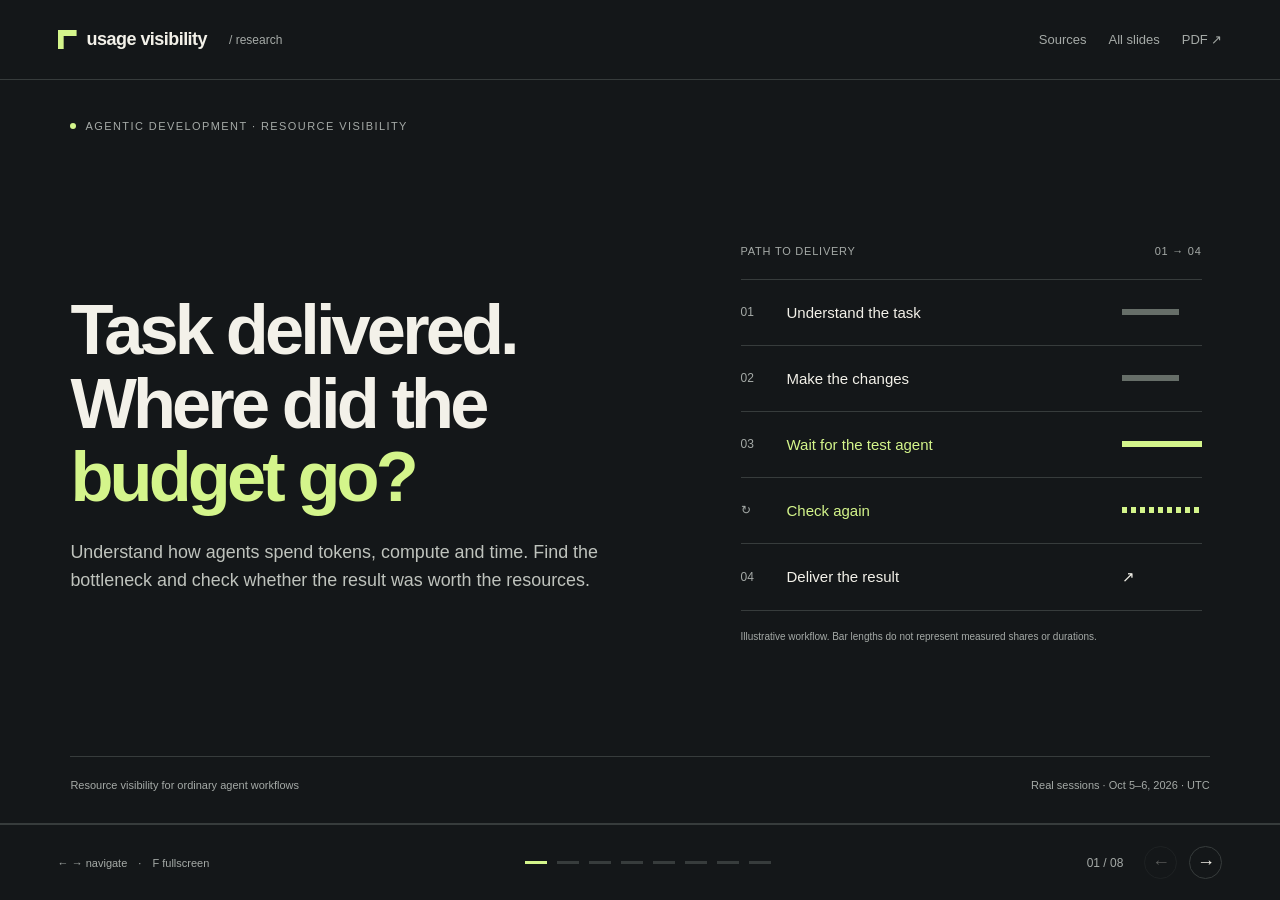
<file: presentation1-intro/index.html>
<!doctype html>
<html lang="en">
<head>
  <meta charset="utf-8">
  <meta name="viewport" content="width=device-width, initial-scale=1">
  <meta name="color-scheme" content="dark light">
  <meta name="description" content="Usage Visibility — understand resource use and bottlenecks in agent workflows. Real examples from Subyard sessions on October 5–6, 2026.">
  <title>Usage Visibility — where the work goes</title>
  <link rel="stylesheet" href="style.css">
  <script src="data.js" defer></script>
  <script src="presentation.js" defer></script>
</head>
<body>
  <header class="topbar">
    <a class="brand" href="#slide-1" aria-label="Usage Visibility, first slide"><span class="brand-mark" aria-hidden="true"></span>usage visibility<span class="brand-note">/ research</span></a>
    <nav aria-label="Presentation actions">
      <button id="sources-button" class="text-button">Sources</button>
      <button id="overview-button" class="text-button" aria-pressed="false">All slides</button>
      <button id="print-button" class="text-button" title="Print all slides or save them as PDF">PDF <span aria-hidden="true">↗</span></button>
    </nav>
  </header>

  <main id="deck" aria-label="Usage Visibility presentation">
    <section class="slide cover" id="slide-1" aria-labelledby="title-1">
      <div class="eyebrow"><span class="status-dot"></span> Agentic development · resource visibility</div>
      <div class="cover-grid">
        <div>
          <h1 id="title-1">Task delivered.<br>Where did the<br><em>budget go?</em></h1>
          <p class="lead">Understand how agents spend tokens, compute and time. Find the bottleneck and check whether the result was worth the resources.</p>
        </div>
        <div class="cover-visual" aria-label="Workflow diagram: work, waiting and repeated checks affect delivery">
          <div class="visual-heading"><span>Path to delivery</span><span>01 → 04</span></div>
          <div class="work-step"><span class="step-number">01</span><span>Understand the task</span><span class="step-line active-line"></span></div>
          <div class="work-step"><span class="step-number">02</span><span>Make the changes</span><span class="step-line active-line"></span></div>
          <div class="work-step waiting-step"><span class="step-number">03</span><span>Wait for the test agent</span><span class="step-line wait-line"></span></div>
          <div class="work-step repeat-step"><span class="step-number">↻</span><span>Check again</span><span class="step-line repeat-line"></span></div>
          <div class="work-step final-step"><span class="step-number">04</span><span>Deliver the result</span><span aria-hidden="true">↗</span></div>
          <p class="visual-caption">Illustrative workflow. Bar lengths do not represent measured shares or durations.</p>
        </div>
      </div>
      <div class="slide-bottom"><span>Resource visibility for ordinary agent workflows</span><span>Real sessions · Oct 5–6, 2026 · UTC</span></div>
    </section>

    <section class="slide" id="slide-2" aria-labelledby="title-2">
      <div class="eyebrow">01 / the problem</div>
      <h2 id="title-2">The total hides<br><em>the bottleneck.</em></h2>
      <p class="lead">A token summary tells us how much was used. People need to know which step is slowing delivery and what they can change.</p>
      <div class="problem-grid">
        <div class="problem-item"><span class="large-index">01</span><h3>Expensive waiting</h3><p>The lead agent keeps calling its model while waiting for a smaller agent to finish.</p></div>
        <div class="problem-item"><span class="large-index">02</span><h3>Checks on repeat</h3><p>Tests run again. We need to see whether a change, failure or new requirement justified the next run.</p></div>
        <div class="problem-item"><span class="large-index">03</span><h3>Spend without an outcome</h3><p>High resource use alone says little about success. The task may still be unfinished.</p></div>
      </div>
      <div class="takeaway"><span>Oct 5–6 snapshot</span><strong><span data-stat="cohort-tokens">—</span> tokens across <span data-stat="cohort-sessions">—</span> sessions · <span data-stat="cohort-wait-tokens">—</span> in wait-invoking responses<span class="token-split">Of these, <span data-stat="cohort-uncached">—</span> uncached input and <span data-stat="cohort-output">—</span> output; the rest is cached input.</span></strong></div>
    </section>

    <section class="slide evidence-slide" id="slide-3" aria-labelledby="title-3">
      <div class="eyebrow">02 / session evidence · largest agent family</div>
      <div class="evidence-grid">
        <div>
          <h2 id="title-3">One workflow.<br><em>Over a billion tokens.</em></h2>
          <p class="lead"><span data-stat="family-wait-share">—</span>% of this family's recorded tokens belong to responses invoking wait tools. That is <span data-stat="family-wait-tokens">—</span> tokens around waiting.</p>
          <p class="body-note">This covers the lead and its connected subagents in the selected workspace. It includes agent waits, sleep calls and continuations of running tools; it does not attribute every wait to one test agent.</p>
        </div>
        <div class="stat-panel">
          <div class="big-stat"><span data-stat="family-billions">—</span><span class="stat-unit">B</span></div>
          <p class="stat-label">tokens in one lead-agent family</p>
          <p class="token-split">Of these, <span data-stat="family-uncached">—</span> uncached input and <span data-stat="family-output">—</span> output; the rest is cached input.</p>
          <div class="share-bar" role="img" id="wait-bar" aria-label="Share of tokens associated with waiting"><span id="wait-fill"></span></div>
          <div class="bar-legend"><span><i class="legend-dot lime"></i> Waiting</span><span><i class="legend-dot muted"></i> Other steps</span></div>
          <dl class="stat-pair"><div><dt>Wait-associated tokens</dt><dd data-stat="family-wait-tokens">—</dd></div><div><dt>Connected sessions</dt><dd data-stat="family-sessions">—</dd></div></dl>
        </div>
      </div>
      <div class="evidence-footnote"><span class="verified-label">From Codex logs</span><p>Input + output, including cached input. Most input is cached. Token share is not cost share. The wait itself does not generate model tokens.</p><button class="source-link" data-open-sources>Methodology ↗</button></div>
    </section>

    <section class="slide" id="slide-4" aria-labelledby="title-4">
      <div class="eyebrow">03 / session evidence · remote-check agent</div>
      <h2 id="title-4">One check agent.<br><em>300 million tokens.</em></h2>
      <p class="lead"><span data-stat="observer-observation-share">—</span>% of this agent's <span data-stat="observer-total-tokens">—</span> tokens belong to responses that only invoke waits, process polls or coordination messages.</p>
      <div class="observer-grid">
        <div class="observer-metric"><span class="metric-number" data-stat="observer-observation-tokens">—</span><h3>tokens around observation</h3><p>Waits, direct polls and coordination messages. These responses may include useful analysis; the total is a signal to investigate.</p></div>
        <div class="observer-metric"><span class="metric-number" data-stat="observer-tool-waits">—</span><h3>tool-wait continuations</h3><p><code>wait</code> resumes a yielded execution. Another <span data-stat="observer-polls">—</span> responses each invoke one direct process poll.</p></div>
        <div class="observer-metric"><span class="metric-number" data-stat="observer-messages">—</span><h3>coordination messages</h3><p><code>send_message</code> replies account for <span data-stat="observer-status-tokens">—</span> tokens. Compare their frequency with new information and outcomes.</p></div>
      </div>
      <div class="takeaway"><span>Patterns to detect</span><strong>Frequent polling · redundant updates · reruns without a new reason</strong></div>
      <div class="small-source">Oct 6 · remote-check agent · of its total, <span data-stat="observer-uncached">—</span> uncached input and <span data-stat="observer-output">—</span> output; the rest is cached input · <button class="source-link" data-open-sources>Data and limitations ↗</button></div>
    </section>

    <section class="slide paper-slide" id="slide-5" aria-labelledby="title-5">
      <div class="eyebrow">04 / from observation to action</div>
      <h2 id="title-5">Spot the pattern.<br><em>Explain the cause.</em></h2>
      <div class="signal-table" role="table" aria-label="Signals, evidence and possible changes">
        <div class="signal-row table-head" role="row"><span role="columnheader">Signal</span><span role="columnheader">Evidence to check</span><span role="columnheader">Possible change</span></div>
        <div class="signal-row" role="row"><h3 role="cell">Waiting with an expensive model</h3><p role="cell">Repeated wait-invoking responses, agent role, context size and cached input.</p><p role="cell">Use completion events. Do independent work while tests run.</p></div>
        <div class="signal-row" role="row"><h3 role="cell">A test already passed</h3><p role="cell">The same check, code and environment, with a previous passing result.</p><p role="cell">Reuse the result when the relevant inputs have not changed.</p></div>
        <div class="signal-row" role="row"><h3 role="cell">Too much observation</h3><p role="cell">Polling and update frequency, new information between calls, time to delivery.</p><p role="cell">Increase the interval. Report state changes and completion.</p></div>
      </div>
      <p class="paper-note">A signal starts a review. A rerun after a code change, failure or flaky test may be justified.</p>
    </section>

    <section class="slide" id="slide-6" aria-labelledby="title-6">
      <div class="eyebrow">05 / metrics with clear meaning</div>
      <h2 id="title-6">One step.<br><em>Several dimensions.</em></h2>
      <div class="metrics-grid">
        <div><span class="metric-symbol">T</span><h3>Tokens</h3><p>Input, cached input and output separately. Model, agent role and specific step.</p></div>
        <div><span class="metric-symbol">$</span><h3>Cost</h3><p>Model pricing on the request date. Keep estimates separate from actual billing.</p></div>
        <div><span class="metric-symbol">↻</span><h3>Compute</h3><p>CPU, memory and test processes. Process elapsed time separately from CPU time.</p></div>
        <div><span class="metric-symbol">→</span><h3>Delivery</h3><p>Time to outcome, waits and blockers. Task success and the checks that confirm it.</p></div>
      </div>
      <div class="trace-line"><span>Task</span><b aria-hidden="true">→</b><span>Agent</span><b aria-hidden="true">→</b><span>Model step / tool</span><b aria-hidden="true">→</b><span class="trace-result">Usage + outcome</span></div>
      <p class="body-note">Cached tokens are part of input. Reasoning tokens are part of output. Avoid double counting and keep tokens separate from dollars.</p>
    </section>

    <section class="slide" id="slide-7" aria-labelledby="title-7">
      <div class="eyebrow">06 / designed for ordinary agent workflows</div>
      <h2 id="title-7">Everyday agent tools.<br><em>A shared view of resources.</em></h2>
      <div class="roadmap-grid">
        <article class="roadmap-item"><span class="phase-tag planned">Project goal</span><h3>Common agent tools</h3><p>Codex, Claude Code and OpenCode. Evaluate adapters to their logs, usage records and tool events.</p><div class="phase-footer">Follow the tools people already use</div></article>
        <article class="roadmap-item"><span class="phase-tag planned">Project goal</span><h3>Ordinary environments</h3><p>Local repositories, terminal sessions and standard devcontainers. Collect resource use where the work happens.</p><div class="phase-footer">Work without Subyard</div></article>
        <article class="roadmap-item"><span class="phase-tag planned">Project goal</span><h3>Comparable metrics</h3><p>Connect steps to tokens, compute, time and outcomes. Make bottlenecks understandable across workflows.</p><div class="phase-footer">Simple, clear and reliable</div></article>
      </div>
      <p class="body-note">This is a general solution for most ordinary agent workflows. Subyard is one reference environment and a source of examples; the intended solution works independently of it.</p>
    </section>

    <section class="slide closing-slide" id="slide-8" aria-labelledby="title-8">
      <div class="eyebrow">07 / why it matters</div>
      <h2 id="title-8">Less guesswork.<br><em>More useful work.</em></h2>
      <p class="lead">People should quickly see where the budget goes, why delivery is delayed and which change could improve the next run.</p>
      <div class="closing-questions"><p><span>01</span> What was delivered?</p><p><span>02</span> Where did resources go?</p><p><span>03</span> What should change?</p></div>
      <div class="slide-bottom"><span>Usage Visibility</span><button class="source-link" data-open-sources>Open sources and calculations ↗</button></div>
    </section>
  </main>

  <footer class="controls">
    <span class="keyboard-hint">← → navigate <span>·</span> F fullscreen</span>
    <div class="progress" id="progress" aria-label="Choose a slide"></div>
    <div class="pager"><span id="slide-counter" aria-live="polite" aria-atomic="true">01 / 08</span><button id="previous-button" aria-label="Previous slide">←</button><button id="next-button" aria-label="Next slide">→</button></div>
  </footer>

  <dialog id="sources-dialog" aria-labelledby="sources-title">
    <div class="dialog-heading"><h2 id="sources-title">Sources and calculations</h2><button id="close-sources" aria-label="Close sources">×</button></div>
    <p>An example provided by one of the users: Subyard Codex logs for October 5–6, 2026, frozen at October 6, 23:27:43 UTC. It illustrates the kind of problem the project should make easy to see; it is not a benchmark and is not regenerated. Other providers and unrelated workspaces are outside this snapshot.</p>
    <h3>01. Scale and the largest connected family</h3>
    <dl class="source-totals"><div><dt>Tokens across 179 sessions</dt><dd data-stat="cohort-tokens-exact"></dd></div><div><dt>Wait-associated tokens</dt><dd data-stat="cohort-wait-tokens-exact"></dd></div><div><dt>Largest family, 20 sessions</dt><dd data-stat="family-tokens-exact"></dd></div></dl>
    <p>The lead and 19 selected descendants used <span data-stat="family-tokens-exact"></span> tokens; <span data-stat="family-wait-tokens-exact"></span> (<span data-stat="family-wait-share"></span>%) belong to wait-invoking responses. Only aggregate metrics are published; session identifiers and source locations remain in the local audit.</p>
    <p>Sum <code>token_usage_record.payload.usage</code> by unique thread and <code>response_id</code>. Wait numerator: responses whose tool calls are exclusively <code>wait_agent</code>, <code>sleep</code> or <code>wait</code>. Denominator: all responses in the same scope and time slice. Count input + output; cached input and reasoning output are included subsets.</p>
    <p><code>wait</code> continues a yielded tool execution. It is distinct from waiting for a child via <code>wait_agent</code> or sleeping. The model response invokes the wait; the blocked time itself does not generate model tokens. These totals do not establish avoidable cost.</p>
    <h3>02. One remote-check agent</h3>
    <p>A remote-check agent in this family recorded <span data-stat="observer-total-tokens-exact"></span> tokens. Observation-associated usage: <span data-stat="observer-observation-tokens-exact"></span> (<span data-stat="observer-observation-share"></span>%).</p>
    <dl class="source-totals"><div><dt>Tool-wait responses</dt><dd data-stat="observer-wait-tokens-exact"></dd></div><div><dt>Direct-poll responses</dt><dd data-stat="observer-poll-tokens-exact"></dd></div><div><dt>Coordination messages</dt><dd data-stat="observer-status-tokens-exact"></dd></div></dl>
    <p>These are disjoint response categories: 1,051 <code>wait</code> continuations; 162 responses invoking one direct <code>write_stdin</code> poll with empty input and a literal process ID, without loops or callbacks; and 345 <code>send_message</code> replies (343 to the lead, two to a peer). Mixed execution bodies are excluded from the direct-poll category.</p>
    <p>Responses can include useful analysis, and messages can carry findings. The share is an attribution signal, not proof that all observation is waste. CPU use, dollar cost, task success and potential savings were not measured. Repeated tests still require comparison of code, environment and results.</p>
    <h3>03. Project brief and existing capabilities</h3>
    <ul><li><code>input/goal.md</code> — the Usage Visibility goal.</li><li>Subyard's AI Observer documentation — Codex/Claude collection and its limitations.</li><li>Subyard's usage command tests — ccusage argument forwarding.</li></ul>
    <p class="download-links"><a href="usage-visibility.pdf" download>Presentation PDF ↓</a><a href="data.json" download>Aggregates JSON ↓</a><a href="evidence.md" download>Methodology (.md) ↓</a></p>
  </dialog>
  <noscript><p class="noscript-note">All slides are available below. Enable JavaScript for navigation and statistics; calculations are available in data.json.</p></noscript>
</body>
</html>
</file>
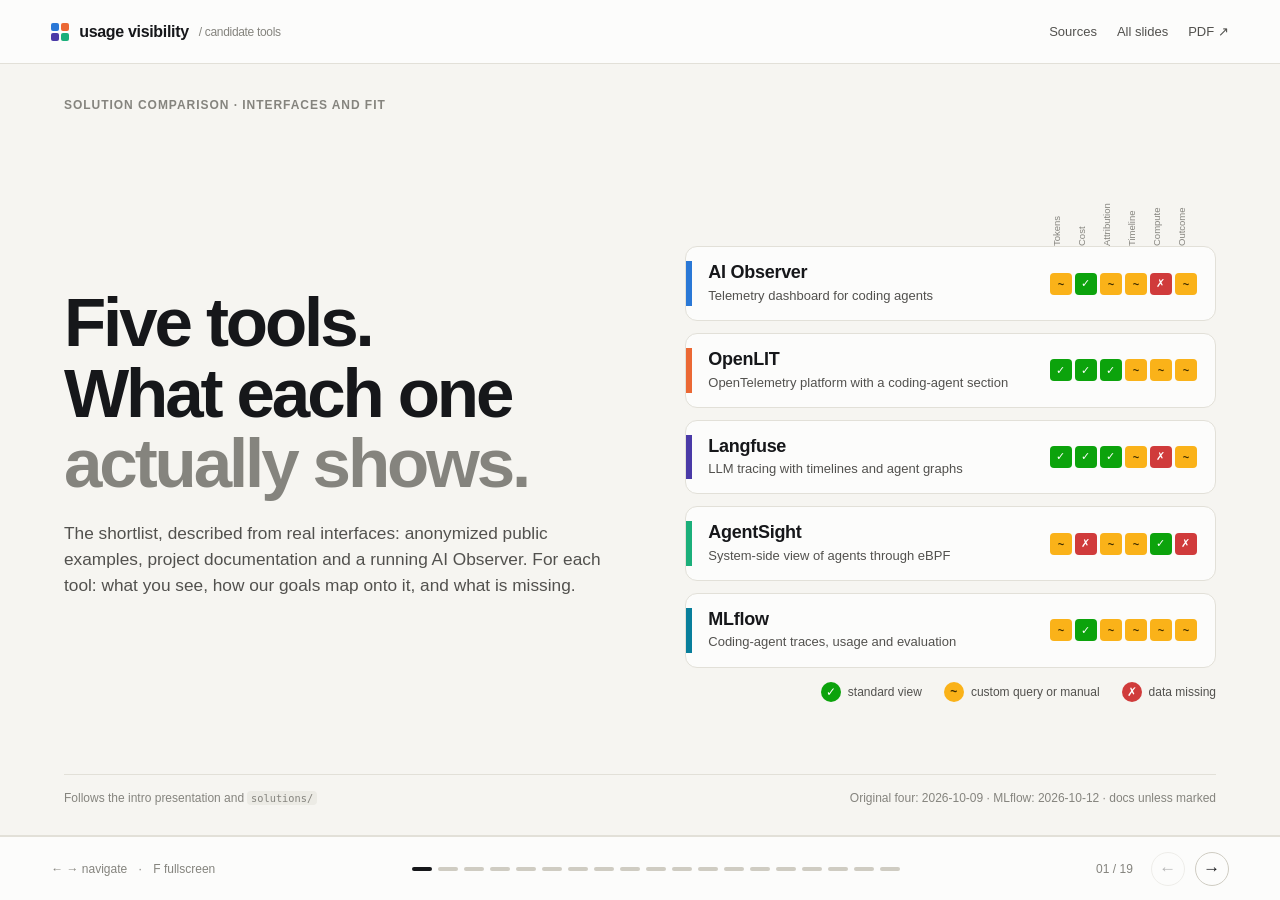
<file: presentation2-solutions/index.html>
<!doctype html>
<html lang="en">
<head>
  <meta charset="utf-8">
  <meta name="viewport" content="width=device-width, initial-scale=1">
  <meta name="color-scheme" content="light">
  <meta name="description" content="Usage Visibility — AI Observer, OpenLIT, Langfuse, AgentSight and MLflow: what their interfaces show, how our goals map onto each, and other options.">
  <title>Usage Visibility — candidate tools and their interfaces</title>
  <link rel="stylesheet" href="style.css">
  <script src="presentation.js" defer></script>
</head>
<body>
  <header class="topbar">
    <a class="brand" href="#slide-1" aria-label="Usage Visibility, first slide"><span class="brand-mark" aria-hidden="true"><i class="bg-aio"></i><i class="bg-olit"></i><i class="bg-lf"></i><i class="bg-as"></i></span>usage visibility<span class="brand-note">/ candidate tools</span></a>
    <nav aria-label="Presentation actions">
      <button id="sources-button" class="text-button">Sources</button>
      <button id="overview-button" class="text-button" aria-pressed="false">All slides</button>
      <button id="print-button" class="text-button" title="Print all slides or save them as PDF">PDF ↗</button>
    </nav>
  </header>

  <main id="deck" aria-label="Candidate tools presentation">

    <!-- 1. Cover -->
    <section class="slide" id="slide-1" aria-labelledby="title-1">
      <div class="eyebrow">Solution comparison · interfaces and fit</div>
      <div class="cover-grid">
        <div>
          <h1 id="title-1">Five tools.<br>What each one<br><em>actually shows.</em></h1>
          <p class="lead">The shortlist, described from real interfaces: anonymized public examples, project documentation and a running AI Observer. For each tool: what you see, how our goals map onto it, and what is missing.</p>
        </div>
        <div>
          <div class="strip-head" aria-hidden="true"><span>Tokens</span><span>Cost</span><span>Attribution</span><span>Timeline</span><span>Compute</span><span>Outcome</span></div>
          <div class="tool-cards">
            <div class="tool-card c-aio"><span class="bar"></span><div><h3>AI Observer</h3><p>Telemetry dashboard for coding agents</p></div><div class="strip" role="img" aria-label="Tokens partial, cost yes, attribution partial, timeline partial, compute no, outcome partial"><i class="part">~</i><i class="ok">✓</i><i class="part">~</i><i class="part">~</i><i class="no">✗</i><i class="part">~</i></div></div>
            <div class="tool-card c-olit"><span class="bar"></span><div><h3>OpenLIT</h3><p>OpenTelemetry platform with a coding-agent section</p></div><div class="strip" role="img" aria-label="Tokens yes, cost yes, attribution yes, timeline partial, compute partial, outcome partial"><i class="ok">✓</i><i class="ok">✓</i><i class="ok">✓</i><i class="part">~</i><i class="part">~</i><i class="part">~</i></div></div>
            <div class="tool-card c-lf"><span class="bar"></span><div><h3>Langfuse</h3><p>LLM tracing with timelines and agent graphs</p></div><div class="strip" role="img" aria-label="Tokens yes, cost yes, attribution yes, timeline partial, compute no, outcome partial"><i class="ok">✓</i><i class="ok">✓</i><i class="ok">✓</i><i class="part">~</i><i class="no">✗</i><i class="part">~</i></div></div>
            <div class="tool-card c-as"><span class="bar"></span><div><h3>AgentSight</h3><p>System-side view of agents through eBPF</p></div><div class="strip" role="img" aria-label="Tokens partial, cost no, attribution partial, timeline partial, compute yes, outcome no"><i class="part">~</i><i class="no">✗</i><i class="part">~</i><i class="part">~</i><i class="ok">✓</i><i class="no">✗</i></div></div>
            <div class="tool-card c-mlf"><span class="bar"></span><div><h3>MLflow</h3><p>Coding-agent traces, usage and evaluation</p></div><div class="strip" role="img" aria-label="Tokens partial, cost yes, attribution partial, timeline partial, compute partial, outcome partial"><i class="part">~</i><i class="ok">✓</i><i class="part">~</i><i class="part">~</i><i class="part">~</i><i class="part">~</i></div></div>
          </div>
          <div class="legend" style="margin-top:14px;justify-content:flex-end"><span><i class="r ok">✓</i> standard view</span><span><i class="r part">~</i> custom query or manual</span><span><i class="r no">✗</i> data missing</span></div>
        </div>
      </div>
      <div class="slide-bottom"><span>Follows the intro presentation and <code>solutions/</code></span><span>Original four: 2026-10-09 · MLflow: 2026-10-12 · docs unless marked</span></div>
    </section>

    <!-- 2. What we look for -->
    <section class="slide" id="slide-2" aria-labelledby="title-2">
      <div class="eyebrow">00 · what we look for</div>
      <h2 id="title-2">Can a person see the waste<br><em>without reading raw logs?</em></h2>
      <div class="scen-grid">
        <article class="scen"><span class="sid">S1</span><h3>Rerun without a change</h3><p>Tests or other commands rerun with no code or environment change.</p><div class="res"><span class="cpu">compute</span><span class="time">time</span></div></article>
        <article class="scen"><span class="sid">S2</span><h3>Expensive waiting</h3><p>A lead agent keeps calling its model while another agent works.</p><div class="res"><span class="tok">tokens</span></div></article>
        <article class="scen"><span class="sid">S3</span><h3>Polling</h3><p>Frequent process polls or status messages without new information.</p><div class="res"><span class="tok">tokens</span><span class="time">time</span></div></article>
        <article class="scen"><span class="sid">S4</span><h3>Long wait</h3><p>A wait or blocker on the path to delivery.</p><div class="res"><span class="time">time</span></div></article>
        <article class="scen"><span class="sid">S5</span><h3>Spend, no result</h3><p>High resource use without a successful outcome.</p><div class="res"><span class="tok">tokens</span><span class="cpu">compute</span><span class="time">time</span><span class="out">outcome</span></div></article>
      </div>
      <div class="must">
        <div><b>Ordinary environments</b>Codex, Claude Code and OpenCode in a plain devcontainer or terminal, without Subyard.</div>
        <div><b>Tokens, counted once</b>Input, cached input, output and reasoning per model; cached is part of input.</div>
        <div><b>Compute and time</b>CPU, memory and processes, including test runs; a timeline of work, waits and blockers.</div>
        <div><b>Attribution</b>From task to agent or subagent to the step or tool call. Cost estimate and outcome are should-haves.</div>
      </div>
      <p class="note">Every rating in this deck uses one scale: <i class="r ok">✓</i> visible in the tool's standard views · <i class="r part">~</i> needs a custom query or manual correlation · <i class="r no">✗</i> the data is missing.</p>
    </section>

    <!-- 3. Native telemetry -->
    <section class="slide" id="slide-3" aria-labelledby="title-3">
      <div class="eyebrow">00 · the common source</div>
      <h2 id="title-3">The agents already emit<br><em>most of the model side.</em></h2>
      <div class="native">
        <div>
          <div class="wf" role="img" aria-label="Illustrative Claude Code trace: an interaction span containing model requests, a Bash tool span split into permission wait and execution, a test runner joining through TRACEPARENT, and an Agent tool span with nested subagent requests">
            <div class="wf-row"><span class="lbl">claude_code.interaction</span><div class="wf-track"><span class="wf-bar int" style="left:0;width:100%"></span></div></div>
            <div class="wf-row"><span class="lbl">├ llm_request</span><div class="wf-track"><span class="wf-bar llm" style="left:0;width:12%"></span></div></div>
            <div class="wf-row"><span class="lbl">├ tool · Bash</span><div class="wf-track"><span class="wf-bar tool" style="left:12%;width:40%"></span></div></div>
            <div class="wf-row"><span class="lbl">│ ├ tool.blocked_on_user</span><div class="wf-track"><span class="wf-bar block" style="left:12%;width:8%"></span></div></div>
            <div class="wf-row"><span class="lbl">│ └ tool.execution</span><div class="wf-track"><span class="wf-bar exec" style="left:20%;width:32%"></span></div></div>
            <div class="wf-row"><span class="lbl">│   └ test runner span</span><div class="wf-track"><span class="wf-bar ext" style="left:21%;width:30%"></span></div></div>
            <div class="wf-row"><span class="lbl">├ llm_request</span><div class="wf-track"><span class="wf-bar llm" style="left:52%;width:9%"></span></div></div>
            <div class="wf-row"><span class="lbl">└ tool · Agent</span><div class="wf-track"><span class="wf-bar tool" style="left:61%;width:39%"></span></div></div>
            <div class="wf-row"><span class="lbl">  └ subagent llm_request</span><div class="wf-track"><span class="wf-bar sub" style="left:62%;width:14%"></span><span class="wf-bar sub" style="left:80%;width:12%"></span></div></div>
            <div class="wf-cap"><div class="legend"><span><i class="dot" style="background:var(--aio)"></i>model</span><span><i class="dot" style="background:var(--olit)"></i>tool</span><span><i class="dot" style="background:var(--warn)"></i>permission wait</span><span><i class="dot" style="background:var(--lf)"></i>subagent</span><span><i class="dot" style="background:var(--as)"></i>joined via <code>TRACEPARENT</code></span></div></div>
          </div>
          <p class="note" style="margin-top:8px">Span names from the Claude Code monitoring docs. Bar lengths are illustrative, not measured.</p>
        </div>
        <div class="facts">
          <div class="fact"><h3>Claude Code</h3><ul><li>Traces (beta) with <code>CLAUDE_CODE_ENHANCED_TELEMETRY_BETA=1</code>; subagent spans carry <code>agent_id</code> and <code>parent_agent_id</code>.</li><li>Bash subprocesses get <code>TRACEPARENT</code>, so a test runner can join the trace.</li><li>Metric <code>token.usage</code> by type: input, cacheRead, cacheCreation, output.</li></ul></div>
          <div class="fact"><h3>Codex CLI</h3><ul><li>Opt-in <code>[otel]</code>: events for API requests, prompts, tool approvals and results.</li><li>Metric <code>turn.token_usage</code>: input, cached_input, output, reasoning_output.</li></ul></div>
          <div class="fact"><h3>OpenCode</h3><ul><li>Telemetry through plugins: third-party OTLP plugin, or Langfuse's.</li></ul></div>
        </div>
      </div>
      <div class="verdict"><span>Implication</span><strong>Configuration covers tokens, cost and tool calls. None of the agents reports CPU, memory or the processes it starts.</strong></div>
    </section>

    <!-- 4. Data sources -->
    <section class="slide" id="slide-4" aria-labelledby="title-4">
      <div class="eyebrow">00 · where the data comes from</div>
      <h2 id="title-4">The data source decides<br><em>what a tool can see.</em></h2>
      <table class="src" aria-label="Data sources per tool">
        <thead><tr><th scope="col"></th><th scope="col">Agent OTLP<small>metrics, logs, traces</small></th><th scope="col">Session files<small>~/.claude, ~/.codex</small></th><th scope="col">Agent hooks<small>plugins, Stop hook</small></th><th scope="col" class="sys">Kernel eBPF<small>TLS, exec, files</small></th><th scope="col" class="sys">Host and processes<small>/proc, collector</small></th><th scope="col">What it can see</th></tr></thead>
        <tbody>
          <tr><th scope="row"><i class="dot bg-aio"></i>AI Observer</th><td><i class="yes" title="yes"></i><span class="via">serve mode</span></td><td><i class="yes" title="yes"></i><span class="via">watch mode</span></td><td>—</td><td class="sys">—</td><td class="sys">—</td><td class="sees">Model calls, tokens, cost, tool calls. The two modes exclude each other.</td></tr>
          <tr><th scope="row"><i class="dot bg-olit"></i>OpenLIT</th><td><i class="yes" title="yes"></i></td><td><i class="yes" title="yes"></i><span class="via">token deltas</span></td><td><i class="yes" title="yes"></i><span class="via">openlit coding install</span></td><td class="sys">—</td><td class="sys"><i class="yes" title="yes"></i><span class="via">separate collector</span></td><td class="sees">Turns, tools, subagents, Git outcome; host and process metrics beside them.</td></tr>
          <tr><th scope="row"><i class="dot bg-lf"></i>Langfuse</th><td><i class="yes" title="yes"></i><span class="via">traces only</span></td><td><i class="yes" title="yes"></i><span class="via">read by plugins</span></td><td><i class="yes" title="yes"></i><span class="via">Claude Code, Codex, OpenCode</span></td><td class="sys">—</td><td class="sys">—</td><td class="sees">The agent's own steps in detail; nothing outside the agent.</td></tr>
          <tr><th scope="row"><i class="dot bg-as"></i>AgentSight</th><td>—<span class="via">exports only</span></td><td><i class="yes" title="yes"></i><span class="via">without root</span></td><td>—</td><td class="sys"><i class="yes" title="yes"></i><span class="via">root or CAP_BPF</span></td><td class="sys"><i class="yes" title="yes"></i></td><td class="sees">Processes, files, LLM traffic and CPU of any command; not the agent's intent.</td></tr>
          <tr><th scope="row"><i class="dot bg-mlf"></i>MLflow</th><td><i class="yes" title="yes"></i><span class="via">traces only</span></td><td><i class="yes" title="yes"></i><span class="via">read by hooks</span></td><td><i class="yes" title="yes"></i><span class="via">all three agents</span></td><td class="sys">—</td><td class="sys"><i class="yes" title="yes"></i><span class="via">host metrics, separate run</span></td><td class="sees">Tool/model spans, usage and assessments; no test-process attribution.</td></tr>
        </tbody>
      </table>
      <div class="verdict"><span>Pattern</span><strong>Four tools trace the agent's own activity. Per-process compute needs system-side observation.</strong></div>
    </section>

    <!-- 5. AI Observer interface -->
    <section class="slide c-aio" id="slide-5" aria-labelledby="title-5">
      <div class="eyebrow"><span class="tag bg-aio">01 · AI Observer 0.6.0</span> interface</div>
      <h2 id="title-5">A telemetry dashboard <em>for coding agents.</em></h2>
      <div class="shot-layout">
        <div class="shot-col">
          <figure class="shot"><div class="frame"><img src="img/ai-observer-dashboard.png" alt="AI Observer dashboard with stat tiles, Claude Code cost and active time tiles, and token usage charts for Claude Code, Gemini CLI and Codex CLI"><span class="pin" style="left:1.8%;top:34.4%">1</span><span class="pin" style="left:19.8%;top:28%">2</span><span class="pin" style="left:38.6%;top:40%">3</span><span class="pin" style="left:19.8%;top:54%">4</span><span class="pin" style="left:97.6%;top:20.4%">5</span></div><figcaption>Dashboard. Public AI Observer repository example, anonymized.</figcaption></figure>
        </div>
        <div>
          <ol class="callouts">
            <li><span class="n">1</span><div><b>Navigation</b>Dashboards, Metrics, Logs, Traces, Sessions, built-in docs.</div></li>
            <li><span class="n">2</span><div><b>Built-in tiles</b>Traces, logs, metric points, error rate, active services.</div></li>
            <li><span class="n">3</span><div><b>Metric Value widget</b>One number per service: active time, cost, lines of code.</div></li>
            <li><span class="n">4</span><div><b>Metric Chart widget</b>Token usage over time, stacked by Cache Creation, Cache Read, Input and Output.</div></li>
            <li><span class="n">5</span><div><b>Edit</b>Add, move and remove widgets; several saved dashboards.</div></li>
            <li><span class="n plain">+</span><div><b>Sessions page</b>Agent, start, duration, model, message count. A transcript opens as Chat or Timeline: a chronological list of prompts, tool calls and results.</div></li>
            <li><span class="n plain">+</span><div><b>Traces page</b>Span waterfall, for example Codex <code>run_task → run_turn → reasoning</code>. Empty without OTLP traces.</div></li>
          </ol>
          <p class="basis"><b>Seen on a running instance:</b> every page was checked on 0.6.0 in Subyard (watch mode, Claude Code and Codex). Its screenshots are not published because they contain session data.</p>
        </div>
      </div>
    </section>

    <!-- 6. AI Observer fit -->
    <section class="slide c-aio" id="slide-6" aria-labelledby="title-6">
      <div class="eyebrow"><span class="tag bg-aio">01 · AI Observer</span> fit to our goals</div>
      <h2 id="title-6">Tokens and cost by agent. <em>Blind to processes.</em></h2>
      <div class="fit">
        <div class="scen-grid">
          <article class="scen no"><div class="head"><span class="sid">S1 RERUN</span><i class="r no">✗</i></div><p>Bash calls are listed in the transcript, but there is no CPU, memory or process data.</p></article>
          <article class="scen part"><div class="head"><span class="sid">S2 WAITING</span><i class="r part">~</i></div><p>Lead and subagent are separate sessions with no link between them.</p></article>
          <article class="scen part"><div class="head"><span class="sid">S3 POLLING</span><i class="r part">~</i></div><p>Counts of tool calls per session; repetition is found by reading.</p></article>
          <article class="scen part"><div class="head"><span class="sid">S4 LONG WAIT</span><i class="r part">~</i></div><p>Timestamps and session duration; no view of gaps. Waterfall needs OTLP traces.</p></article>
          <article class="scen part"><div class="head"><span class="sid">S5 NO RESULT</span><i class="r part">~</i></div><p>Cost per session; outcome only through proxies: commits, PRs, lines changed.</p></article>
        </div>
        <div class="reqs">
          <div class="req"><div class="head"><i class="r part">~</i>Tokens</div><p>Input, cache read and write, output per agent. No per-model table.</p></div>
          <div class="req"><div class="head"><i class="r ok">✓</i>Cost</div><p>Embedded prices for Claude, OpenAI, Gemini, Copilot.</p></div>
          <div class="req"><div class="head"><i class="r no">✗</i>Compute</div><p>CPU and memory only as Gemini CLI's own metrics.</p></div>
          <div class="req"><div class="head"><i class="r part">~</i>Attribution</div><p>Session → message → tool call. No subagent tree.</p></div>
          <div class="req"><div class="head"><i class="r ok">✓</i>Agents</div><p>Claude Code, Codex, Gemini, Copilot; OpenCode via a third-party plugin.</p></div>
          <div class="req"><div class="head"><i class="r ok">✓</i>Setup</div><p>One binary or container, local DuckDB. Already in Subyard.</p></div>
        </div>
        <div class="verdict"><i class="dot"></i><span>Role</span><strong>A light token and cost baseline. On its own it cannot show S1 or S2.</strong></div>
      </div>
    </section>

    <!-- 7. OpenLIT interface -->
    <section class="slide c-olit" id="slide-7" aria-labelledby="title-7">
      <div class="eyebrow"><span class="tag bg-olit">02 · OpenLIT 2.1.0</span> interface</div>
      <h2 id="title-7">Coding-agent sessions <em>with loop badges.</em></h2>
      <div class="shot-layout tall">
        <div class="shot-col">
          <figure class="shot"><div class="frame"><img src="img/openlit-readme-hero-coding-agent-trace.png" alt="OpenLIT coding-agent trace: header with status, duration, tokens, cost and model; agent, user, repository, branch and lines changed; a governance panel listing read_file repeated 236 times with wasted tokens and cost"><span class="pin" style="left:61%;top:11%">1</span><span class="pin" style="left:77%;top:19%">2</span><span class="pin" style="left:79%;top:28%">3</span><span class="pin" style="left:46.7%;top:41.5%">4</span></div><figcaption>Coding-agent trace. Public OpenLIT README example, anonymized.</figcaption></figure>
          <figure class="shot"><div class="frame"><img src="img/openlit-docs-ai-observability-trace.png" alt="OpenLIT trace detail with Tree, Chat, AI Analysis, Timeline and Graph tabs and a span attribute panel" style="max-height:28vh"><span class="pin" style="left:46%;top:22.6%">5</span><span class="pin" style="left:4%;top:51%">6</span></div><figcaption>Trace detail. Public OpenLIT docs example, anonymized.</figcaption></figure>
        </div>
        <div>
          <ol class="callouts">
            <li><span class="n">1</span><div><b>Run header</b>Status, duration, tokens, cost and model of the session.</div></li>
            <li><span class="n">2</span><div><b>Coding context</b>Agent, user, working folder, repository, branch, terminal, lines added and deleted.</div></li>
            <li><span class="n">3</span><div><b>Loop banner</b>“read_file repeated 236 times”, with wasted tokens and cost. Same tool, same arguments.</div></li>
            <li><span class="n">4</span><div><b>Governance panel</b>Each repeated call group with its spans.</div></li>
            <li><span class="n">5</span><div><b>Five views of a trace</b>Tree, Chat, AI Analysis, Timeline (waterfall over elapsed time) and Graph (DAG).</div></li>
            <li><span class="n">6</span><div><b>Navigation</b>Telemetry, Agents, Evaluations, Costs, Prompt Hub, Vault, Rule Engine.</div></li>
            <li><span class="n plain">+</span><div><b>Coding Agents → Sessions</b>Table with duration, model, tool calls, code changed, commits, PRs, tokens, cost and <em>Outcome</em> (merged, committed, abandoned, cancelled).</div></li>
          </ol>
          <p class="basis"><b>From documentation.</b> Not run yet.</p>
        </div>
      </div>
    </section>

    <!-- 8. OpenLIT fit -->
    <section class="slide c-olit" id="slide-8" aria-labelledby="title-8">
      <div class="eyebrow"><span class="tag bg-olit">02 · OpenLIT</span> fit to our goals</div>
      <h2 id="title-8">Closest to our scenarios. <em>Compute lives next door.</em></h2>
      <div class="fit">
        <div class="scen-grid">
          <article class="scen part"><div class="head"><span class="sid">S1 RERUN</span><i class="r part">~</i></div><p>The same test command twice gets a Loop badge. It compares arguments, not code; CPU is in a separate collector.</p></article>
          <article class="scen part"><div class="head"><span class="sid">S2 WAITING</span><i class="r part">~</i></div><p>Subagent turns fold under the spawning chat; the timeline shows overlap. No “waiting” view.</p></article>
          <article class="scen ok"><div class="head"><span class="sid">S3 POLLING</span><i class="r ok">✓</i></div><p>Repeated identical calls are flagged in the list and on the session row, with tokens and cost wasted.</p></article>
          <article class="scen part"><div class="head"><span class="sid">S4 LONG WAIT</span><i class="r part">~</i></div><p>Wide spans in the timeline waterfall; waits are not labelled.</p></article>
          <article class="scen part"><div class="head"><span class="sid">S5 NO RESULT</span><i class="r part">~</i></div><p>Cost and Outcome sit in the same table. Outcome is Git-based, not test results.</p></article>
        </div>
        <div class="reqs">
          <div class="req"><div class="head"><i class="r ok">✓</i>Tokens</div><p>Per turn: input, output, cached, reasoning.</p></div>
          <div class="req"><div class="head"><i class="r ok">✓</i>Cost</div><p>Configurable price table, separate from billing.</p></div>
          <div class="req"><div class="head"><i class="r part">~</i>Compute</div><p>Collector exports host and per-process CPU and memory, without a GPU too. Not joined to sessions.</p></div>
          <div class="req"><div class="head"><i class="r ok">✓</i>Attribution</div><p>Session → subagent (parent id) → tool span.</p></div>
          <div class="req"><div class="head"><i class="r part">~</i>Agents</div><p>Claude Code, Codex, Cursor, Windsurf. No OpenCode.</p></div>
          <div class="req"><div class="head"><i class="r ok">✓</i>Setup</div><p>OpenLIT and ClickHouse containers plus a CLI. Content capture defaults to <code>full</code>.</p></div>
        </div>
        <div class="verdict"><i class="dot"></i><span>Role</span><strong>Strongest agent-side fit on paper. Needs the process collector and one query to tie compute to a session.</strong></div>
      </div>
    </section>

    <!-- 9. Langfuse interface -->
    <section class="slide c-lf" id="slide-9" aria-labelledby="title-9">
      <div class="eyebrow"><span class="tag bg-lf">03 · Langfuse v4</span> interface</div>
      <h2 id="title-9">Traces you can read <em>as a timeline.</em></h2>
      <div class="shot-layout tall">
        <div class="shot-col">
          <figure class="shot"><div class="frame"><img src="img/langfuse-responsive-timeline.png" alt="Langfuse trace timeline: nested rows for an agent with steps, chat model calls and a tool call, bars sized by elapsed time"><span class="pin" style="left:87%;top:13%">1</span><span class="pin" style="left:28%;top:34%">2</span><span class="pin" style="left:6%;top:59.5%">3</span><span class="pin" style="left:56%;top:79%">4</span></div><figcaption>Trace timeline, August 2026. Public example, anonymized.</figcaption></figure>
          <figure class="shot"><div class="frame"><img src="img/langfuse-llm-analytics.png" alt="Langfuse home dashboard: traces by name, model costs with tokens and USD per model, scores, traces by time, model usage" style="max-height:24vh"><span class="pin" style="left:44%;top:15%">5</span><span class="pin" style="left:76%;top:66%">6</span></div><figcaption>Home dashboard. Public Langfuse docs example, anonymized.</figcaption></figure>
        </div>
        <div>
          <ol class="callouts">
            <li><span class="n">1</span><div><b>Tree or Timeline</b>Two views of one trace; the timeline zooms and pans from a dozen to over a thousand spans.</div></li>
            <li><span class="n">2</span><div><b>Elapsed-time axis</b>Bar width is the duration of each observation.</div></li>
            <li><span class="n">3</span><div><b>Nesting</b>Agent → step → model call or tool; colour marks the type.</div></li>
            <li><span class="n">4</span><div><b>Tool call</b>A long tool call is a wide bar: the blocker is visible at a glance.</div></li>
            <li><span class="n">5</span><div><b>Model costs</b>Tokens and USD per model.</div></li>
            <li><span class="n">6</span><div><b>Model usage</b>Cost or units by model or by usage type.</div></li>
            <li><span class="n plain">+</span><div><b>Agent graph</b>Aggregated mode merges repeated steps into one node with a counter and draws loops as cycles.</div></li>
            <li><span class="n plain">+</span><div><b>Observations table</b>Default view in v4: every span with model, tokens, cost and latency; full-text search.</div></li>
          </ol>
          <p class="basis"><b>From documentation.</b> Not run yet.</p>
        </div>
      </div>
    </section>

    <!-- 10. Langfuse fit -->
    <section class="slide c-lf" id="slide-10" aria-labelledby="title-10">
      <div class="eyebrow"><span class="tag bg-lf">03 · Langfuse</span> fit to our goals</div>
      <h2 id="title-10">A detailed view of the agent's steps. <em>Nothing outside it.</em></h2>
      <div class="fit">
        <div class="scen-grid">
          <article class="scen part"><div class="head"><span class="sid">S1 RERUN</span><i class="r part">~</i></div><p>Each test run is a tool span with its duration and command. No CPU, no code-change check.</p></article>
          <article class="scen part"><div class="head"><span class="sid">S2 WAITING</span><i class="r part">~</i></div><p>Codex subagents nest under the spawning turn; repeated wait calls show as a counter.</p></article>
          <article class="scen part"><div class="head"><span class="sid">S3 POLLING</span><i class="r part">~</i></div><p>The aggregated graph shows “step (n)”; no “no new information” check.</p></article>
          <article class="scen ok"><div class="head"><span class="sid">S4 LONG WAIT</span><i class="r ok">✓</i></div><p>A long tool call is a wide bar. Waits between turns fall outside any trace.</p></article>
          <article class="scen part"><div class="head"><span class="sid">S5 NO RESULT</span><i class="r part">~</i></div><p>Cost per trace and session; success needs a score that we define.</p></article>
        </div>
        <div class="reqs">
          <div class="req"><div class="head"><i class="r ok">✓</i>Tokens</div><p>Usage types in separate buckets. Codex plugin: cached and reasoning.</p></div>
          <div class="req"><div class="head"><i class="r ok">✓</i>Cost</div><p>Model price table with overrides.</p></div>
          <div class="req"><div class="head"><i class="r no">✗</i>Compute</div><p>Elapsed time per span only. No CPU, memory or processes.</p></div>
          <div class="req"><div class="head"><i class="r ok">✓</i>Attribution</div><p>Session → trace → generation → tool; subagents nested.</p></div>
          <div class="req"><div class="head"><i class="r ok">✓</i>Agents</div><p>Plugins for Claude Code, Codex and OpenCode.</p></div>
          <div class="req"><div class="head"><i class="r part">~</i>Setup</div><p>Six services: web, worker, Postgres, ClickHouse, Redis, S3.</p></div>
        </div>
        <div class="verdict"><i class="dot"></i><span>Role</span><strong>Strong for S4 and attribution across all three agents. Needs a system-side partner for compute.</strong></div>
      </div>
    </section>

    <!-- 11. AgentSight interface -->
    <section class="slide c-as" id="slide-11" aria-labelledby="title-11">
      <div class="eyebrow"><span class="tag bg-as">04 · AgentSight v1.0.34</span> interface</div>
      <h2 id="title-11">Processes, files and LLM calls <em>in one place.</em></h2>
      <div class="shot-layout tall">
        <div class="shot-col">
          <figure class="shot"><div class="frame"><img src="img/agentsight-top-mode-demo.png" alt="agentsight top terminal view: sessions with agent, state, age, model, tokens, CPU and memory, and counts of processes, tool calls and files"><span class="pin" style="left:1.7%;top:6.8%">1</span><span class="pin" style="left:56%;top:16.9%">2</span><span class="pin" style="left:65%;top:16.9%">3</span><span class="pin" style="left:77%;top:16.9%">4</span></div><figcaption><code>agentsight top</code>, terminal. Official image.</figcaption></figure>
          <div class="shot-pair">
            <figure class="shot small"><div class="frame"><img src="img/agentsight-demo-timeline.png" alt="AgentSight timeline with lanes for process, http_parser and sse_processor events"><span class="pin" style="left:8%;top:64.5%">5</span></div><figcaption>Timeline</figcaption></figure>
            <figure class="shot small"><div class="frame"><img src="img/agentsight-demo-tree.png" alt="AgentSight process tree: claude process with prompts, responses and file opens"><span class="pin" style="left:20%;top:38%">6</span></div><figcaption>Process tree · anonymized</figcaption></figure>
            <figure class="shot small"><div class="frame"><img src="img/agentsight-demo-metrics.png" alt="AgentSight resource metrics: average and peak CPU and memory, memory over time for one process"><span class="pin" style="left:11%;top:24%">7</span></div><figcaption>Metrics</figcaption></figure>
          </div>
        </div>
        <div>
          <ol class="callouts">
            <li><span class="n">1</span><div><b>Live sessions, sorted by CPU</b>Refreshes every 2 s; works without root from <code>/proc</code> and session files.</div></li>
            <li><span class="n">2</span><div><b>Tokens</b>Per session, with agent and model.</div></li>
            <li><span class="n">3</span><div><b>CPU and memory</b>For the whole process family of the agent.</div></li>
            <li><span class="n">4</span><div><b>Activity</b>Processes, tool calls and files touched.</div></li>
            <li><span class="n">5</span><div><b>Timeline</b>One lane per source: processes, HTTP, model streams.</div></li>
            <li><span class="n">6</span><div><b>Process tree</b>Each process with its prompts, responses and file opens.</div></li>
            <li><span class="n">7</span><div><b>Metrics</b>Average and peak CPU and memory per process over time.</div></li>
          </ol>
          <p class="basis"><b>From documentation.</b> Not run yet. <code>record -- &lt;command&gt;</code> saves a run to SQLite; <code>report</code> summarises it. The local tool is open source; a hosted app is in preview.</p>
        </div>
      </div>
    </section>

    <!-- 12. AgentSight fit -->
    <section class="slide c-as" id="slide-12" aria-labelledby="title-12">
      <div class="eyebrow"><span class="tag bg-as">04 · AgentSight</span> fit to our goals</div>
      <h2 id="title-12">CPU for the agent's processes. <em>Weak on meaning.</em></h2>
      <div class="fit">
        <div class="scen-grid">
          <article class="scen part"><div class="head"><span class="sid">S1 RERUN</span><i class="r part">~</i></div><p>Each test process shows with CPU and memory under the agent that started it. No code-change check.</p></article>
          <article class="scen part"><div class="head"><span class="sid">S2 WAITING</span><i class="r part">~</i></div><p>LLM traffic next to a running child on the timeline; links between agents are not modelled.</p></article>
          <article class="scen part"><div class="head"><span class="sid">S3 POLLING</span><i class="r part">~</i></div><p>README names repeated model and tool calls and friction signals; how they show is not documented.</p></article>
          <article class="scen part"><div class="head"><span class="sid">S4 LONG WAIT</span><i class="r part">~</i></div><p>Gaps between events on the timeline; no wait label.</p></article>
          <article class="scen no"><div class="head"><span class="sid">S5 NO RESULT</span><i class="r no">✗</i></div><p>Tokens and CPU are there; the outcome is not recorded.</p></article>
        </div>
        <div class="reqs">
          <div class="req"><div class="head"><i class="r part">~</i>Tokens</div><p>Input and output; cached and reasoning not documented.</p></div>
          <div class="req"><div class="head"><i class="r no">✗</i>Cost</div><p>No price calculation documented.</p></div>
          <div class="req"><div class="head"><i class="r ok">✓</i>Compute</div><p>CPU and memory per process, process tree, files, network.</p></div>
          <div class="req"><div class="head"><i class="r part">~</i>Attribution</div><p>Process → child process, not agent → subagent → tool.</p></div>
          <div class="req"><div class="head"><i class="r ok">✓</i>Agents</div><p>Any command; README names Claude Code, Codex, OpenCode.</p></div>
          <div class="req"><div class="head"><i class="r part">~</i>Setup</div><p>Linux only. eBPF needs root or <code>CAP_BPF</code>; in Docker, a privileged container with the host PID namespace.</p></div>
        </div>
        <div class="verdict"><i class="dot"></i><span>Role</span><strong>A compute partner for one of the agent-side tools, where root is available.</strong></div>
      </div>
    </section>

    <!-- 13. MLflow trace interface -->
    <section class="slide c-mlf" id="slide-13" aria-labelledby="title-13">
      <div class="eyebrow"><span class="tag bg-mlf">05 · MLflow</span> trace interface</div>
      <h2 id="title-13">Tools and nested subagents. <em>One trace to inspect.</em></h2>
      <div class="shot-layout">
        <div class="shot-col">
          <figure class="shot"><div class="frame"><img src="img/mlflow-claude-code-trace.png" alt="Anonymized MLflow Claude Code example trace: status, token count, latency, session and user in the header; nested Agent, Explore subagent, LLM and Bash tool spans; selected model messages and an agent graph"><span class="pin" style="left:48%;top:2.5%">1</span><span class="pin" style="left:12%;top:33%">2</span><span class="pin" style="left:62%;top:36%">3</span><span class="pin" style="left:19%;top:82%">4</span></div><figcaption>Claude Code trace. Public MLflow documentation example, anonymized.</figcaption></figure>
        </div>
        <div>
          <ol class="callouts">
            <li><span class="n">1</span><div><b>Trace summary</b>Status, tokens, elapsed time, session and user.</div></li>
            <li><span class="n">2</span><div><b>Trace breakdown</b>Agent → subagent → model and tool calls. This screenshot shows Claude Code's nested activity.</div></li>
            <li><span class="n">3</span><div><b>Inspect a step</b>Model and messages, inputs/outputs, attributes and events.</div></li>
            <li><span class="n">4</span><div><b>Agent graph</b>Explore how tool and subagent spans relate.</div></li>
            <li><span class="n plain">+</span><div><b>Details and Timeline</b>Inspect span durations to find a long recorded step.</div></li>
            <li><span class="n plain">+</span><div><b>Three CLI integrations</b>Claude Code exports at session end; Codex after each turn; OpenCode when the session becomes idle.</div></li>
          </ol>
          <p class="basis"><b>From current documentation, 2026-10-12.</b> Not run yet. Codex and OpenCode tool traces are documented; equivalent nested subagent linkage needs validation.</p>
        </div>
      </div>
    </section>

    <!-- 14. MLflow usage interface -->
    <section class="slide c-mlf" id="slide-14" aria-labelledby="title-14">
      <div class="eyebrow"><span class="tag bg-mlf">05 · MLflow</span> usage interface</div>
      <h2 id="title-14">Usage over time. <em>Keep cache accounting explicit.</em></h2>
      <div class="shot-layout">
        <div class="shot-col">
          <figure class="shot"><div class="frame"><img src="img/mlflow-claude-code-token-cost.png" alt="Official MLflow experiment Overview Usage dashboard: latency percentiles, errors, token usage split into input, output, cache read and cache write, and tokens-per-trace percentiles"><span class="pin" style="left:18%;top:22%">1</span><span class="pin" style="left:61%;top:22%">2</span><span class="pin" style="left:26%;top:64%">3</span><span class="pin" style="left:63%;top:64%">4</span></div><figcaption>Experiment Overview → Usage. Official Claude Code guide image.</figcaption></figure>
        </div>
        <div>
          <ol class="callouts">
            <li><span class="n">1</span><div><b>Latency</b>Percentiles over the chosen time window reveal slow traces.</div></li>
            <li><span class="n">2</span><div><b>Errors</b>Execution error count and rate. An OK trace can still fail the development task.</div></li>
            <li><span class="n">3</span><div><b>Token buckets</b>Input, output, cache read and cache write are shown separately for this integration.</div></li>
            <li><span class="n">4</span><div><b>Tokens per trace</b>Distribution over time helps identify unusually large turns.</div></li>
            <li><span class="n plain">+</span><div><b>Estimated cost</b>Documented at span and trace level from model prices; requires server <code>mlflow[genai] ≥ 3.10</code>. Subscription spend can differ.</div></li>
            <li><span class="n plain">+</span><div><b>Quality and tool views</b>The Overview also has quality and tool-call tabs; outcome assessments must be supplied.</div></li>
          </ol>
          <p class="basis"><b>Accounting to validate:</b> this example's headline excludes cache buckets. Reconcile provider fields so our input includes cached input once; reasoning stays part of output.</p>
        </div>
      </div>
    </section>

    <!-- 15. MLflow fit -->
    <section class="slide c-mlf" id="slide-15" aria-labelledby="title-15">
      <div class="eyebrow"><span class="tag bg-mlf">05 · MLflow</span> fit to our goals</div>
      <h2 id="title-15">A local tracing and evaluation option. <em>Compute needs glue.</em></h2>
      <div class="fit">
        <div class="scen-grid">
          <article class="scen part"><div class="head"><span class="sid">S1 RERUN</span><i class="r part">~</i></div><p>Repeated tool spans and their duration. No code-change check or CPU per test process.</p></article>
          <article class="scen part"><div class="head"><span class="sid">S2 WAITING</span><i class="r part">~</i></div><p>Claude subagents are nested. Relating lead calls to another agent's work needs inspection.</p></article>
          <article class="scen part"><div class="head"><span class="sid">S3 POLLING</span><i class="r part">~</i></div><p>Read repeated calls and outputs; no documented check for new information.</p></article>
          <article class="scen ok"><div class="head"><span class="sid">S4 LONG WAIT</span><i class="r ok">✓</i></div><p>Timeline and span durations expose long steps; gaps between turns need instrumentation.</p></article>
          <article class="scen part"><div class="head"><span class="sid">S5 NO RESULT</span><i class="r part">~</i></div><p>Cost beside human or evaluated assessments. Task success is a definition we supply.</p></article>
        </div>
        <div class="reqs">
          <div class="req"><div class="head"><i class="r part">~</i>Tokens</div><p>Input/output plus provider-specific cache fields. Reasoning and totals need validation.</p></div>
          <div class="req"><div class="head"><i class="r ok">✓</i>Cost</div><p>Model-price estimates; supported model and usage required.</p></div>
          <div class="req"><div class="head"><i class="r part">~</i>Compute</div><p>Opt-in host CPU/memory per MLflow run; no automatic CLI/process link.</p></div>
          <div class="req"><div class="head"><i class="r part">~</i>Attribution</div><p>Session → tool/model span. Subagent coverage varies by integration.</p></div>
          <div class="req"><div class="head"><i class="r ok">✓</i>Agents</div><p>Official Claude Code, Codex and OpenCode integrations.</p></div>
          <div class="req"><div class="head"><i class="r ok">✓</i>Setup</div><p>Local server + SQLite + plugins. Disable usage telemetry for local-only use.</p></div>
        </div>
        <div class="verdict"><i class="dot"></i><span>Role</span><strong>Another agent-side candidate across all three CLIs. Pair with process observation for compute.</strong></div>
      </div>
    </section>

    <!-- 16. Matrix -->
    <section class="slide" id="slide-16" aria-labelledby="title-16">
      <div class="eyebrow">06 · side by side</div>
      <h2 id="title-16">No single tool covers it. <em>Pairs might.</em></h2>
      <table class="matrix" aria-label="Ratings of the five candidates">
        <thead><tr><th scope="col"></th><th scope="col"><i class="dot bg-aio"></i>AI Observer</th><th scope="col"><i class="dot bg-olit"></i>OpenLIT</th><th scope="col"><i class="dot bg-lf"></i>Langfuse</th><th scope="col"><i class="dot bg-as"></i>AgentSight</th><th scope="col"><i class="dot bg-mlf"></i>MLflow</th></tr></thead>
        <tbody>
          <tr class="sep"><th colspan="6">Scenarios</th></tr>
          <tr><th scope="row">S1 Rerun without a change</th><td class="no"><span class="cell"><i class="r no">✗</i>no process data</span></td><td class="part"><span class="cell"><i class="r part">~</i>same-args loop</span></td><td class="part"><span class="cell"><i class="r part">~</i>span duration</span></td><td class="part"><span class="cell"><i class="r part">~</i>CPU per run</span></td><td class="part"><span class="cell"><i class="r part">~</i>tool spans</span></td></tr>
          <tr><th scope="row">S2 Expensive waiting</th><td class="part"><span class="cell"><i class="r part">~</i>separate sessions</span></td><td class="part"><span class="cell"><i class="r part">~</i>timeline overlap</span></td><td class="part"><span class="cell"><i class="r part">~</i>nested subagents</span></td><td class="part"><span class="cell"><i class="r part">~</i>process timeline</span></td><td class="part"><span class="cell"><i class="r part">~</i>Claude nesting</span></td></tr>
          <tr><th scope="row">S3 Polling</th><td class="part"><span class="cell"><i class="r part">~</i>read transcript</span></td><td class="ok"><span class="cell"><i class="r ok">✓</i>loop badge</span></td><td class="part"><span class="cell"><i class="r part">~</i>graph counter</span></td><td class="part"><span class="cell"><i class="r part">~</i>undocumented</span></td><td class="part"><span class="cell"><i class="r part">~</i>read tool outputs</span></td></tr>
          <tr><th scope="row">S4 Long wait</th><td class="part"><span class="cell"><i class="r part">~</i>timestamps</span></td><td class="part"><span class="cell"><i class="r part">~</i>waterfall</span></td><td class="ok"><span class="cell"><i class="r ok">✓</i>timeline</span></td><td class="part"><span class="cell"><i class="r part">~</i>event gaps</span></td><td class="ok"><span class="cell"><i class="r ok">✓</i>span timeline</span></td></tr>
          <tr><th scope="row">S5 Spend without a result</th><td class="part"><span class="cell"><i class="r part">~</i>Git proxies</span></td><td class="part"><span class="cell"><i class="r part">~</i>Git outcome</span></td><td class="part"><span class="cell"><i class="r part">~</i>own scores</span></td><td class="no"><span class="cell"><i class="r no">✗</i>no outcome</span></td><td class="part"><span class="cell"><i class="r part">~</i>own assessments</span></td></tr>
          <tr class="sep"><th colspan="6">Requirements</th></tr>
          <tr><th scope="row">Tokens without double counting</th><td class="part"><span class="cell"><i class="r part">~</i>per agent</span></td><td class="ok"><span class="cell"><i class="r ok">✓</i>per turn</span></td><td class="ok"><span class="cell"><i class="r ok">✓</i>per call</span></td><td class="part"><span class="cell"><i class="r part">~</i>in / out</span></td><td class="part"><span class="cell"><i class="r part">~</i>check buckets</span></td></tr>
          <tr><th scope="row">Compute</th><td class="no"><span class="cell"><i class="r no">✗</i></span></td><td class="part"><span class="cell"><i class="r part">~</i>separate collector</span></td><td class="no"><span class="cell"><i class="r no">✗</i></span></td><td class="ok"><span class="cell"><i class="r ok">✓</i>per process</span></td><td class="part"><span class="cell"><i class="r part">~</i>host metrics</span></td></tr>
          <tr><th scope="row">Attribution</th><td class="part"><span class="cell"><i class="r part">~</i>no subagents</span></td><td class="ok"><span class="cell"><i class="r ok">✓</i></span></td><td class="ok"><span class="cell"><i class="r ok">✓</i></span></td><td class="part"><span class="cell"><i class="r part">~</i>process tree</span></td><td class="part"><span class="cell"><i class="r part">~</i>varies by agent</span></td></tr>
          <tr><th scope="row">Cost estimate</th><td class="ok"><span class="cell"><i class="r ok">✓</i></span></td><td class="ok"><span class="cell"><i class="r ok">✓</i></span></td><td class="ok"><span class="cell"><i class="r ok">✓</i></span></td><td class="no"><span class="cell"><i class="r no">✗</i></span></td><td class="ok"><span class="cell"><i class="r ok">✓</i>model prices</span></td></tr>
          <tr><th scope="row">Codex, Claude Code, OpenCode</th><td class="ok"><span class="cell"><i class="r ok">✓</i></span></td><td class="part"><span class="cell"><i class="r part">~</i>no OpenCode</span></td><td class="ok"><span class="cell"><i class="r ok">✓</i></span></td><td class="ok"><span class="cell"><i class="r ok">✓</i></span></td><td class="ok"><span class="cell"><i class="r ok">✓</i>official plugins</span></td></tr>
          <tr><th scope="row">Plain devcontainer</th><td class="ok"><span class="cell"><i class="r ok">✓</i>one binary</span></td><td class="ok"><span class="cell"><i class="r ok">✓</i>two containers</span></td><td class="part"><span class="cell"><i class="r part">~</i>six services</span></td><td class="part"><span class="cell"><i class="r part">~</i>needs root</span></td><td class="ok"><span class="cell"><i class="r ok">✓</i>server + SQLite</span></td></tr>
        </tbody>
      </table>
      <div class="legend"><span><i class="r ok">✓</i> standard view</span><span><i class="r part">~</i> custom query or manual correlation</span><span><i class="r no">✗</i> data missing</span><span>AI Observer partly seen on a running instance; the rest is from documentation.</span></div>
    </section>

    <!-- 17. Other options -->
    <section class="slide" id="slide-17" aria-labelledby="title-17">
      <div class="eyebrow">07 · other options</div>
      <h2 id="title-17">Other ways in, <em>by the gap they fill.</em></h2>
      <div class="opt-grid">
        <article class="opt"><h3>Local log readers</h3><span class="tools">ccusage · Sniffly</span><p><code>ccusage claude|codex|opencode daily</code> prints token and cost tables from local session files, no server. Sniffly is a local web dashboard for Claude Code logs.</p><div class="fills"><span class="f-tok">tokens</span><span class="f-tok">cost</span></div></article>
        <article class="opt"><h3>Native OTel into a generic stack</h3><span class="tools">Grafana LGTM · SigNoz</span><p>Send the agents' own OTLP to a general backend. Grafana Cloud has Claude Code and Codex integrations. S1–S5 dashboards are ours to build.</p><div class="fills"><span class="f-tok">tokens</span><span class="f-time">timeline</span></div></article>
        <article class="opt"><h3>LLM gateway</h3><span class="tools">LiteLLM · Portkey · Helicone</span><p>A proxy behind <code>ANTHROPIC_BASE_URL</code> logs tokens, cost and latency per request. It sees requests, not tools, subagents or processes.</p><div class="fills"><span class="f-tok">tokens</span><span class="f-tok">cost</span></div></article>
        <article class="opt"><h3>Other tracing platforms</h3><span class="tools">W&amp;B Weave · Opik · Phoenix · Laminar</span><p>Weave has a Claude Code plugin that traces turns, tool calls and subagents. Same class as Langfuse: no compute.</p><div class="fills"><span class="f-tok">tokens</span><span class="f-time">timeline</span></div></article>
        <article class="opt"><h3>Process and container metrics</h3><span class="tools">cAdvisor · Tetragon · Netdata</span><p>cAdvisor: CPU and memory per container. Tetragon: eBPF exec and exit events with the parent chain, so a test run traces back to the agent. Netdata: processes and cgroups.</p><div class="fills"><span class="f-cpu">compute</span></div></article>
        <article class="opt"><h3>Reruns visible at the source</h3><span class="tools">pytest cache · Nx · Turborepo · Bazel</span><p>Test and build caches key results on inputs. A cache hit, or a forced rerun, is a direct S1 signal that no observability tool infers today.</p><div class="fills"><span class="f-s1">S1</span></div></article>
      </div>
    </section>

    <!-- 18. Combinations -->
    <section class="slide" id="slide-18" aria-labelledby="title-18">
      <div class="eyebrow">08 · combinations worth trying</div>
      <h2 id="title-18">Agent side plus system side. <em>What stays open.</em></h2>
      <div class="combo-grid">
        <article class="combo"><div class="pair"><span class="chip"><i class="dot bg-olit"></i>OpenLIT</span><span class="plus">+</span><span class="chip"><i class="dot bg-olit"></i>its process collector</span></div><h3>A. One UI, one database</h3><p>Sessions with loop badges, outcome and cost; host and per-process CPU and memory in the same ClickHouse.</p><p class="open"><b>Open:</b> tying process metrics to a session is a custom SQL dashboard. No OpenCode.</p></article>
        <article class="combo"><div class="pair"><span class="chip"><i class="dot bg-lf"></i>Langfuse</span><span class="plus">or</span><span class="chip"><i class="dot bg-mlf"></i>MLflow</span><span class="plus">+</span><span class="chip"><i class="dot bg-as"></i>AgentSight</span></div><h3>B. Agent traces and processes</h3><p>Agent-side traces and timelines; AgentSight for test processes, CPU and memory. MLflow offers a smaller local setup.</p><p class="open"><b>Open:</b> two UIs correlated by time; eBPF needs root; MLflow's token buckets and subagent links need validation.</p></article>
        <article class="combo"><div class="pair"><span class="chip">Native OTel</span><span class="plus">+</span><span class="chip">SigNoz or Grafana</span><span class="plus">+</span><span class="chip">cAdvisor or Tetragon</span></div><h3>C. Configuration only</h3><p>Claude Code traces and Codex OTel into a generic backend, with container or process metrics for compute.</p><p class="open"><b>Open:</b> every S1–S5 view is a dashboard we write and maintain.</p></article>
        <article class="combo"><div class="pair"><span class="chip">ccusage</span></div><h3>D. A cross-check</h3><p>Zero setup. Daily and per-session token and cost tables to validate the totals of whichever tool we pick.</p><p class="open"><b>Open:</b> tokens and cost only.</p></article>
      </div>
      <div class="verdict" style="--accent:var(--bad)"><i class="dot"></i><span>Not covered by any</span><strong>“No code or environment change since the last run” and “waiting for another agent” are not detected out of the box.</strong></div>
    </section>

    <!-- 19. Next step -->
    <section class="slide" id="slide-19" aria-labelledby="title-19">
      <div class="eyebrow">09 · next step</div>
      <h2 id="title-19">Pick finalists. <em>Try them on real runs.</em></h2>
      <div class="finalists">
        <div class="finalist c-olit"><span>Agent side · proposal</span><h3>OpenLIT</h3><p>Coding-agent sessions, loop detection, outcome column, and a process collector in the same stack.</p></div>
        <div class="finalist c-as"><span>System side · proposal</span><h3>AgentSight</h3><p>The only candidate that ties CPU, memory and test processes to an agent.</p></div>
        <div class="finalist c-lf"><span>Agent-side alternatives</span><h3>Langfuse / MLflow</h3><p>If OpenLIT falls short. Check MLflow's token accounting and subagent links on real runs.</p></div>
      </div>
      <ol class="steps">
        <li><b>Install</b>In an ordinary devcontainer next to Codex, Claude Code and OpenCode, without Subyard.</li>
        <li><b>Use in real work</b>Everyday tasks, not synthetic ones (decision D7).</li>
        <li><b>Note what was quick to see</b>For each weak spot S1–S5: which view showed it, and how long it took.</li>
        <li><b>Record</b>Fill the ratings in <code>solutions/</code>, marked “tried”; log the choice in <code>docs/decisions.md</code>.</li>
      </ol>
      <div class="slide-bottom"><span>Usage Visibility · candidate tools · a proposal for discussion, not a decision</span><button class="source-link" data-open-sources>Open sources ↗</button></div>
    </section>
  </main>

  <footer class="controls">
    <span class="keyboard-hint">← → navigate <span>·</span> F fullscreen</span>
    <div class="progress" id="progress" aria-label="Choose a slide"></div>
    <div class="pager"><span id="slide-counter" aria-live="polite" aria-atomic="true">01 / 19</span><button id="previous-button" aria-label="Previous slide">←</button><button id="next-button" aria-label="Next slide">→</button></div>
  </footer>

  <dialog id="sources-dialog" aria-labelledby="sources-title">
    <div class="dialog-heading"><h2 id="sources-title">Sources</h2><button id="close-sources" aria-label="Close sources">×</button></div>
    <p>Original four candidates checked on 2026-10-09; MLflow documentation checked on 2026-10-12. Ratings follow the scale in <code>solutions/README.md</code>. AI Observer pages were checked on a running 0.6.0 instance (Subyard, watch mode, Claude Code and Codex); everything else is from documentation and has not been run. Interface images are public upstream examples, used with attribution and anonymized where identifying details appear. Visual redaction may alter display text; metrics remain illustrative examples, not validated measurements.</p>
    <h3><i class="dot bg-aio"></i>AI Observer 0.6.0 · MIT</h3>
    <ul><li><a href="https://github.com/tobilg/ai-observer">github.com/tobilg/ai-observer</a> — README, <code>frontend/src/App.tsx</code>, <code>docs/images/</code></li><li><a href="https://github.com/subyard/subyard/blob/master/docs/ai-observer.md">Subyard AI Observer integration</a></li></ul>
    <h3><i class="dot bg-olit"></i>OpenLIT 2.1.0 · Apache-2.0</h3>
    <ul><li><a href="https://github.com/openlit/openlit">github.com/openlit/openlit</a> — README and <code>docs/images/</code></li><li><a href="https://docs.openlit.io/latest/openlit/coding-agents/overview">Coding agents</a>: setup, sessions, analytics</li><li><a href="https://docs.openlit.io/latest/openlit/observability/telemetry/traces">Traces and agent loops</a></li><li><a href="https://docs.openlit.io/latest/gpu-collector/overview">GPU collector</a>: host and process metrics</li></ul>
    <h3><i class="dot bg-lf"></i>Langfuse v4 · MIT core</h3>
    <ul><li><a href="https://langfuse.com/integrations/developer-tools/claude-code">Claude Code</a>, <a href="https://langfuse.com/integrations/other/codex">Codex</a> and <a href="https://langfuse.com/integrations/developer-tools/opencode">OpenCode</a> integrations</li><li><a href="https://langfuse.com/changelog/2026-08-28-responsive-timeline">Responsive timeline</a>, <a href="https://langfuse.com/docs/observability/features/agent-graphs">agent graphs</a>, <a href="https://langfuse.com/docs/model-usage-and-cost">usage and cost</a></li><li><a href="https://langfuse.com/self-hosting">Self-hosting</a></li></ul>
    <h3><i class="dot bg-as"></i>AgentSight v1.0.34 · MIT</h3>
    <ul><li><a href="https://github.com/eunomia-bpf/agentsight">github.com/eunomia-bpf/agentsight</a> — README, <code>docs/</code> images, <code>docs/docker.md</code>, <code>docs/otel.md</code></li><li><a href="https://arxiv.org/abs/2508.02736">AgentSight paper</a></li></ul>
    <h3><i class="dot bg-mlf"></i>MLflow · current documentation · Apache-2.0</h3>
    <ul>
      <li><a href="https://github.com/mlflow/mlflow">MLflow repository</a> and <a href="https://github.com/mlflow/mlflow/blob/master/LICENSE">license</a>; no installed release tested</li>
      <li><a href="https://mlflow.org/docs/latest/genai/tracing/integrations/listing/claude_code/">Claude Code</a>, <a href="https://mlflow.org/docs/latest/genai/tracing/integrations/listing/codex/">Codex</a> and <a href="https://mlflow.org/docs/latest/genai/tracing/integrations/listing/opencode/">OpenCode</a> integrations</li>
      <li>Public images from the official Claude Code guide (trace anonymized): <a href="https://mlflow.org/docs/latest/images/llms/anthropic/claude-code-trace-ui.png">trace detail</a> → <code>img/mlflow-claude-code-trace.png</code>; <a href="https://mlflow.org/docs/latest/assets/images/claude-code-token-cost-93b59d672945aa960af000ccbeca86df.png">usage overview</a> → <code>img/mlflow-claude-code-token-cost.png</code></li>
      <li><a href="https://mlflow.org/docs/latest/genai/tracing/observe-with-traces/ui/">Trace UI</a>, <a href="https://mlflow.org/docs/latest/genai/tracing/observe-with-traces/dashboard/">Overview dashboard</a>, <a href="https://mlflow.org/docs/latest/genai/tracing/token-usage-cost/">tokens and estimated cost</a>, <a href="https://mlflow.org/docs/latest/genai/tracing/opentelemetry/ingest/">OTLP ingestion</a></li>
      <li><a href="https://mlflow.org/docs/latest/ml/tracking/system-metrics/">System metrics</a>: opt-in host metrics per run; <a href="https://mlflow.org/docs/latest/self-hosting/architecture/tracking-server/">local server and storage</a>; <a href="https://mlflow.org/docs/latest/community/usage-tracking/">anonymous telemetry and opt-out</a></li>
    </ul>
    <h3>Agent telemetry and other options</h3>
    <ul><li><a href="https://code.claude.com/docs/en/monitoring-usage">Claude Code monitoring</a> — metrics, events, traces (beta)</li><li><a href="https://github.com/openai/codex/blob/main/docs/config.md">Codex config</a> — <code>[otel]</code> and metrics catalog</li><li><a href="https://github.com/ryoppippi/ccusage">ccusage</a>, <a href="https://github.com/chiphuyen/sniffly">Sniffly</a>, <a href="https://docs.wandb.ai/weave/guides/integrations/agents/claude-code-harness">Weave Claude Code plugin</a>, <a href="https://github.com/cilium/tetragon">Tetragon</a>, <a href="https://github.com/google/cadvisor">cAdvisor</a></li></ul>
    <p class="download-links"><a href="usage-visibility-candidates.pdf" download>Presentation PDF ↓</a></p>
  </dialog>
  <noscript><p class="noscript-note">All slides are available below. Enable JavaScript for navigation.</p></noscript>
</body>
</html>
</file>
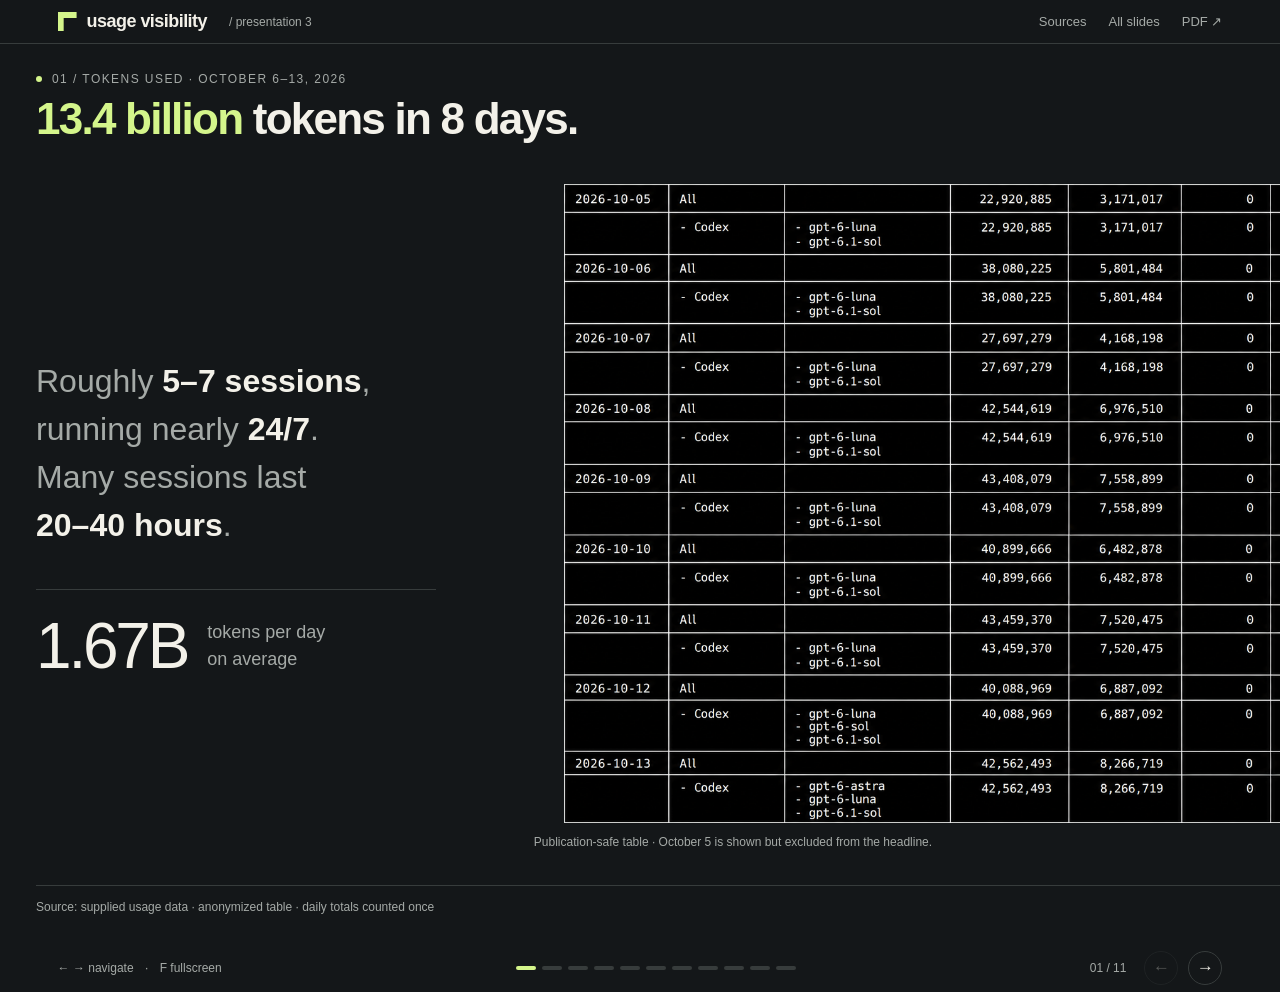
<file: presentation3/index.html>
<!doctype html>
<html lang="en">
<head>
  <meta charset="utf-8">
  <meta name="viewport" content="width=device-width, initial-scale=1">
  <meta name="color-scheme" content="dark">
  <meta name="description" content="Usage Visibility, presentation 3: token usage, Subyard workspaces, supported harness telemetry, AI Observer dashboards and metrics, and MLflow traces.">
  <title>Usage Visibility — presentation 3</title>
  <link rel="stylesheet" href="style.css">
  <script src="presentation.js" defer></script>
</head>
<body>
  <header class="topbar">
    <a class="brand" href="#slide-1" aria-label="Usage Visibility, first slide"><span class="brand-mark" aria-hidden="true"></span>usage visibility <span class="brand-note">/ presentation 3</span></a>
    <nav aria-label="Presentation actions">
      <button id="sources-button" class="text-button" type="button">Sources</button>
      <button id="overview-button" class="text-button" type="button" aria-pressed="false">All slides</button>
      <button id="print-button" class="text-button" type="button">PDF ↗</button>
    </nav>
  </header>

  <main id="deck" aria-label="Usage Visibility presentation 3">
    <section class="slide usage-slide" id="slide-1" aria-labelledby="title-1">
      <header class="slide-header">
        <div class="eyebrow"><span class="status-dot" aria-hidden="true"></span>01 / tokens used · October 6–13, 2026</div>
        <h1 id="title-1"><em>13.4 billion</em> tokens in 8 days.</h1>
      </header>
      <div class="slide-body">
        <div class="usage-layout">
          <div class="usage-summary">
            <p class="lead">Roughly <strong>5–7 sessions</strong>,<br>running nearly <strong>24/7</strong>.<br>Many sessions last<br><strong>20–40 hours</strong>.</p>
            <div class="average"><strong>1.67B</strong><span>tokens per day<br>on average</span></div>
          </div>
          <figure class="usage-screenshot">
            <a class="image-original" href="img/token-usage-public.png" target="_blank" rel="noopener noreferrer" aria-label="Open publication-safe image at full resolution" title="Open publication-safe image"><img src="img/token-usage-public.png" width="1543" height="1019" alt="Publication-safe Codex usage table with an opaque black background and no spending column, showing daily All and Codex rows for October 5–13, 2026. The headline counts October 6–13 only, once per day."></a>
            <figcaption>Publication-safe table · October 5 is shown but excluded from the headline.</figcaption>
          </figure>
        </div>
      </div>
      <div class="slide-bottom"><span>Source: supplied usage data · anonymized table · daily totals counted once</span><span>Session count and operating pattern: user estimate</span></div>
    </section>

    <section class="slide subyard-slide" id="slide-2" aria-labelledby="title-2">
      <header class="slide-header">
        <div class="eyebrow"><span class="status-dot" aria-hidden="true"></span>02 / Subyard · agent workspaces</div>
        <h2 id="title-2">Subyard <em>Workspaces for coding agents.</em></h2>
      </header>
      <div class="slide-body">
        <div class="subyard-layout">
          <figure class="dashboard-shot">
            <div class="image-frame">
              <a class="image-original" href="img/subyard-agent-workspace.webp" target="_blank" rel="noopener noreferrer" aria-label="Open original image at full resolution" title="Open original image"><img src="img/subyard-agent-workspace.webp" width="1916" height="821" alt="Subyard README diagram: a developer laptop and remote server contain isolated yards for agents, projects and shared staging. Hosts connect over SSH, synchronize settings through Git and exchange encrypted staging credentials; projects and history stay local to each host."></a>
            </div>
            <figcaption>Architecture diagram from the Subyard README.</figcaption>
          </figure>
          <div class="subyard-context">
            <dl>
              <dt>Isolated agent environments</dt>
              <dd>Containers or VMs with per-yard CPU and memory limits.</dd>
              <dt>Shared staging</dt>
              <dd>Run services and test changes on your own compute.</dd>
              <dt>Across your machines</dt>
              <dd>Manage hosts over SSH and sync settings through Git.</dd>
            </dl>
            <a class="repository-link" href="https://github.com/subyard/subyard" target="_blank" rel="noopener noreferrer">github.com/subyard/subyard</a>
          </div>
        </div>
      </div>
      <div class="slide-bottom"><span>Source: Subyard README</span><span>Reference environment for this work</span></div>
    </section>

    <section class="slide harness-slide" id="slide-3" aria-labelledby="title-3">
      <header class="slide-header">
        <div class="eyebrow"><span class="status-dot" aria-hidden="true"></span>03 / harnesses · available data</div>
        <h2 id="title-3">What each harness <em>records and exports.</em></h2>
      </header>
      <div class="slide-body">
        <p class="harness-intro">Our comparison categories, not vendor-defined levels. <strong>Metrics, events and traces are all telemetry.</strong></p>
        <div class="harness-table-wrap" role="region" aria-label="Harness comparison" tabindex="0">
          <table class="harness-table" aria-label="Local records and optional exports in Codex CLI, Claude Code and OpenCode">
            <thead><tr><th scope="col">Collection method</th><th scope="col">Codex CLI</th><th scope="col">Claude Code</th><th scope="col">OpenCode</th></tr></thead>
            <tbody>
              <tr>
                <th scope="row"><span class="layer-number">01 / LOCAL</span>Saved by default<span class="layer-mode">Read after a session</span></th>
                <td><strong>Messages, tool calls/results, timestamps and token usage.</strong><p>Input, cached input, output and reasoning counts in local rollouts.</p><code class="config-hint">~/.codex/ · local session files</code></td>
                <td><strong>Messages, tool calls/results and token/cost statistics.</strong><p>JSONL transcripts, including subagents. CLI session cleanup defaults to 30 days.</p><code class="config-hint">~/.claude/ · transcripts + stats</code></td>
                <td><strong>Sessions, messages, tool inputs/results, tokens and cost.</strong><p>Usage fields include input/output, cache read/write and reasoning.*</p><code class="config-hint">~/.local/share/opencode/</code></td>
              </tr>
              <tr>
                <th scope="row"><span class="layer-number">02 / EXPORT</span>Metrics &amp; logs<span class="layer-mode">Configure collection</span></th>
                <td><strong>Token counts; API/tool durations, outcomes and approvals.</strong><p>Configure OTel log and metric exporters plus the collector endpoint.</p><code class="config-hint">otel.exporter · otel.metrics_exporter</code></td>
                <td><strong>Tokens/cache, cost, active time, API calls and tool events.</strong><p>Enable telemetry; select metric/log exporters and the collector endpoint.</p><code class="config-hint">CLAUDE_CODE_ENABLE_TELEMETRY=1</code></td>
                <td><strong>Native OTLP/HTTP logs; metrics via plugins.*</strong><p>Built-in JSON session export and token/cost summaries remain available.</p><code class="config-hint">opencode export · opencode stats</code></td>
              </tr>
              <tr>
                <th scope="row"><span class="layer-number">03 / TRACING</span>Timed spans<span class="layer-mode">Optional telemetry: what ran, for how long</span></th>
                <td><strong>Native OTLP trace exporter.</strong><p>Enable separately and set the destination. Actual span coverage needs a real-run check.</p><code class="config-hint">otel.trace_exporter</code></td>
                <td><strong>Interaction → API / tool spans <span class="beta-tag">Beta</span></strong><p>Includes nested subagent calls. Enable enhanced telemetry and a trace exporter.</p><code class="config-hint">Beta flag + trace exporter</code></td>
                <td><strong>Native OTLP/HTTP traces in v1.19.0.*</strong><p>Set the endpoint; enable AI SDK spans with <code>experimental.openTelemetry</code>. MLflow/Langfuse plugins also exist.</p><code class="config-hint">OTEL_EXPORTER_OTLP_ENDPOINT</code></td>
              </tr>
            </tbody>
          </table>
        </div>
        <div class="collection-gap"><strong>Our integration work</strong><span>Normalize these records; correlate task → agent → step; add process CPU/RAM measurements.</span></div>
        <p class="harness-note">OTel = OpenTelemetry; OTLP = its export protocol. *OpenCode: v1.19.0 source; metrics plugin documented separately. Coverage varies by version/provider. Export delivery and span linkage need a live check. Provider analytics have separate defaults.</p>
      </div>
      <div class="slide-bottom"><span>Docs/source checked October 14, 2026 · export controls and caveats in Sources</span><span><a href="https://learn.chatgpt.com/docs/config-file/config-advanced#observability-and-telemetry">Codex ↗</a> · <a href="https://code.claude.com/docs/en/monitoring-usage">Claude Code ↗</a> · <a href="https://opencode.ai/docs/cli/">OpenCode ↗</a></span></div>
    </section>

    <section class="slide interface-slide" id="slide-4" aria-labelledby="title-4">
      <header class="slide-header">
        <div class="eyebrow"><span class="status-dot" aria-hidden="true"></span>04 / AI Observer · All Tools dashboard</div>
        <h2 id="title-4">Activity, cost and tokens. <em>One dashboard.</em></h2>
      </header>
      <div class="slide-body">
        <div class="interface-layout">
          <figure class="dashboard-shot">
            <div class="image-frame">
              <a class="image-original" href="img/ai-observer-dashboard.png" target="_blank" rel="noopener noreferrer" aria-label="Open original image at full resolution" title="Open original image"><img src="img/ai-observer-dashboard.png" alt="AI Observer All Tools dashboard: 68 traces, 17,244 logs, 117,221 metric data points, a 0.09% error rate, Claude Code activity and cost, and token charts for Claude Code, Gemini CLI and Codex CLI."></a>
              <span class="pin" style="left:1.8%;top:34.4%" aria-hidden="true">1</span>
              <span class="pin" style="left:19.8%;top:28%" aria-hidden="true">2</span>
              <span class="pin" style="left:38.6%;top:40%" aria-hidden="true">3</span>
              <span class="pin" style="left:19.8%;top:54%" aria-hidden="true">4</span>
              <span class="pin" style="left:97.6%;top:20.4%" aria-hidden="true">5</span>
            </div>
            <figcaption>Official AI Observer example · the image underlying the supplied annotated slide</figcaption>
          </figure>
          <ol class="callouts">
            <li><span class="callout-number">1</span><div><strong>Explore the data</strong><p>Metrics, Logs and Traces in the sidebar.</p></div></li>
            <li><span class="callout-number">2</span><div><strong>Start with the overview</strong><p>Trace count, log records, metric points and error rate.</p></div></li>
            <li><span class="callout-number">3</span><div><strong>Read service metrics</strong><p>Claude Code active time, cost and lines of code.</p></div></li>
            <li><span class="callout-number">4</span><div><strong>See usage over time</strong><p>Token charts for Claude Code, Gemini CLI and Codex CLI.</p></div></li>
            <li><span class="callout-number">5</span><div><strong>Choose the view</strong><p>Timeframe and dashboard editing controls.</p></div></li>
          </ol>
        </div>
      </div>
      <div class="slide-bottom"><span>Source: official AI Observer dashboard image, reused from presentation 2</span><span>Example data · last 1 hour</span></div>
    </section>

    <section class="slide screenshot-slide" id="slide-5" aria-labelledby="title-5">
      <header class="slide-header">
        <div class="eyebrow"><span class="status-dot" aria-hidden="true"></span>05 / AI Observer · supplied Default Dashboard</div>
        <h2 id="title-5">AI Observer <em>Default Dashboard.</em></h2>
      </header>
      <div class="slide-body">
        <figure class="dashboard-shot main-screenshot">
          <div class="image-frame">
            <a class="image-original" href="img/ai-observer-default-dashboard-original.png" target="_blank" rel="noopener noreferrer" aria-label="Open original image at full resolution" title="Open original image"><img src="img/ai-observer-default-dashboard-original.png" width="1917" height="696" alt="Original AI Observer Default Dashboard screenshot, Last 1 hour: 830,397 metric data points, 210,782 logs, zero traces and spans, displayed 0.00% error rate, and Codex CLI as the active service. Recent Traces is waiting for incoming telemetry data."></a>
          </div>
          <figcaption>Metrics and logs are present; no traces are shown. With zero spans, the displayed error rate does not establish error-free operation.</figcaption>
        </figure>
      </div>
      <div class="slide-bottom"><span>Source: user-supplied original screenshot</span><span>Captured view · last 1 hour</span></div>
    </section>

    <section class="slide screenshot-slide" id="slide-6" aria-labelledby="title-6">
      <header class="slide-header">
        <div class="eyebrow"><span class="status-dot" aria-hidden="true"></span>06 / AI Observer · Metrics selector</div>
        <h2 id="title-6">AI Observer <em>Metrics.</em></h2>
      </header>
      <div class="slide-body">
        <figure class="dashboard-shot main-screenshot">
          <div class="image-frame">
            <a class="image-original" href="img/ai-observer-metrics-original.png" target="_blank" rel="noopener noreferrer" aria-label="Open original image at full resolution" title="Open original image"><img src="img/ai-observer-metrics-original.png" width="1637" height="960" alt="Original AI Observer Metrics screenshot: All Services, Last 15 minutes, no metric selected, and 697 real-time updates. Open selector shows Claude Code and Gemini CLI groups, including CPU Usage and Memory Usage."></a>
          </div>
          <figcaption>Available metric choices in the captured menu. No metric is selected and no series is plotted.</figcaption>
        </figure>
      </div>
      <div class="slide-bottom"><span>Source: user-supplied original screenshot</span><span>Captured view · last 15 minutes</span></div>
    </section>

    <section class="slide screenshot-slide" id="slide-7" aria-labelledby="title-7">
      <header class="slide-header">
        <div class="eyebrow"><span class="status-dot" aria-hidden="true"></span>07 / MLflow · trace explorer</div>
        <h2 id="title-7">MLflow <em>Trace explorer.</em></h2>
      </header>
      <div class="slide-body">
        <figure class="dashboard-shot main-screenshot">
          <div class="image-frame">
            <a class="image-original" href="img/mlflow-trace-original.jpg" target="_blank" rel="noopener noreferrer" aria-label="Open original image at full resolution" title="Open original image"><img src="img/mlflow-trace-original.jpg" width="1432" height="931" alt="Original MLflow 3.17.0 trace view: Success status, a hierarchy of user prompt, LLM call, tool scheduling and tool call spans with durations, and the selected LLM call's model, system instructions and tool definitions in the Attributes panel."></a>
          </div>
          <figcaption>Span hierarchy and timings on the left; selected LLM call attributes on the right.</figcaption>
        </figure>
      </div>
      <div class="slide-bottom"><span>Source: user-supplied original screenshot</span><span>MLflow 3.17.0 · captured trace view</span></div>
    </section>

    <section class="slide screenshot-slide" id="slide-8" aria-labelledby="title-8">
      <header class="slide-header">
        <div class="eyebrow"><span class="status-dot" aria-hidden="true"></span>08 / OpenLIT · LLM dashboard</div>
        <h2 id="title-8">OpenLIT <em>LLM dashboard.</em></h2>
      </header>
      <div class="slide-body">
        <figure class="dashboard-shot main-screenshot">
          <div class="image-frame">
            <a class="image-original" href="img/openlit-llm-dashboard-public.png" target="_blank" rel="noopener noreferrer" aria-label="Open anonymized image at full resolution" title="Open anonymized image"><img src="img/openlit-llm-dashboard-public.png" width="1787" height="880" alt="Anonymized OpenLIT v2.1.0 LLM dashboard with John Doe with 24H selected: 7.11M total requests, 0.6487 seconds average request duration, zero average tokens per request and $0 total costs. Requests per time chart spans October 13–14, 2026; hallucination, bias and toxicity counters display zero."></a>
          </div>
          <figcaption>Captured 24H view: request volume and duration, token/cost counters, and requests over time.</figcaption>
        </figure>
      </div>
      <div class="slide-bottom"><span>Source: supplied screenshot · anonymized interface illustration</span><span>OpenLIT v2.1.0 · captured dashboard</span></div>
    </section>

    <section class="slide screenshot-slide" id="slide-9" aria-labelledby="title-9">
      <header class="slide-header">
        <div class="eyebrow"><span class="status-dot" aria-hidden="true"></span>09 / OpenLIT · custom evaluations</div>
        <h2 id="title-9">OpenLIT <em>Custom evals.</em></h2>
      </header>
      <div class="slide-body">
        <figure class="dashboard-shot main-screenshot">
          <div class="image-frame">
            <a class="image-original" href="img/openlit-custom-evaluation-public.png" target="_blank" rel="noopener noreferrer" aria-label="Open anonymized image at full resolution" title="Open anonymized image"><img src="img/openlit-custom-evaluation-public.png" width="1723" height="913" alt="Anonymized OpenLIT v2.1.1 Create Custom Evaluation Type screen with John Doe and Example Organization, with Type ID, Label, Description and Evaluation Prompt fields, a Create Evaluation Type button and guidance about LLM judge outputs and Rule Engine conditions."></a>
          </div>
          <figcaption>Define an evaluation type and its judge prompt. The on-screen guidance describes scores, classifications and explanations, with rules based on trace attributes.</figcaption>
        </figure>
      </div>
      <div class="slide-bottom"><span>Source: supplied screenshot · anonymized interface illustration</span><span>OpenLIT v2.1.1 · evaluation setup</span></div>
    </section>

    <section class="slide worker-review-slide" id="slide-10" aria-labelledby="title-10">
      <header class="slide-header">
        <div class="eyebrow"><span class="status-dot" aria-hidden="true"></span>10 / improve the workflow</div>
        <h2 id="title-10">Ask the worker agent <em>how to improve.</em></h2>
      </header>
      <div class="slide-body">
        <div class="worker-review"><div class="review-request"><span class="review-label">Example request</span><p>Review recent agent work. Where did we repeat checks, wait unnecessarily or hold resources longer than needed?</p></div><div class="review-recommendations"><div><h3>Reduce coordination chatter.</h3><p>Report completion or a meaningful change.</p></div><div><h3>Rerun affected checks.</h3><p>Reuse evidence when code and environment are unchanged.</p></div><div><h3>Validate prerequisites early.</h3><p>Check tools and fixtures before expensive setup.</p></div><div><h3>Release resources promptly.</h3><p>Keep a lease only while the check needs it.</p></div></div></div>
      </div>
      <div class="slide-bottom"><span>Example: ask for a review of recent sessions, then validate the findings.</span><span>Anonymized prompt and recommendation summary</span></div>
    </section>

    <section class="slide closing-slide" id="slide-11" aria-labelledby="title-11">
      <header class="slide-header">
        <div class="eyebrow"><span class="status-dot" aria-hidden="true"></span>11 / closing</div>
      </header>
      <div class="slide-body">
        <h2 id="title-11" class="closing-title"><em>Thank you.</em></h2>
        <p class="closing-message">LLMs are great tools.<br>Use them wisely.</p>
      </div>
    </section>

    <!-- Add the next supplied slide here. Use a unique slide-N id and title-N heading. -->
  </main>

  <footer class="controls">
    <span class="keyboard-hint">← → navigate <span>·</span> F fullscreen</span>
    <div class="progress" id="progress" aria-label="Choose a slide"></div>
    <div class="pager"><span id="slide-counter" aria-live="polite" aria-atomic="true">01 / 11</span><button id="previous-button" type="button" aria-label="Previous slide">←</button><button id="next-button" type="button" aria-label="Next slide">→</button></div>
  </footer>

  <dialog id="sources-dialog" aria-labelledby="sources-title">
    <div class="dialog-heading"><h2 id="sources-title">Sources and calculations</h2><button id="close-sources" type="button" aria-label="Close sources">×</button></div>
    <p>The first slide uses a publication-safe derivative of the Codex usage screenshot supplied by the user on October 14, 2026. The background is opaque black and the financial column is removed; the foreground date, model and token strings are retained and checked. The eight daily totals cover October 6–13, inclusive. The identical “All” and “Codex” rows are counted once per date.</p>
    <p>The rightmost retained token column is treated as total tokens: each value equals the sum of the three nonzero preceding token columns. Column headers are outside the screenshot, so no input, output or cache breakdown is assigned.</p>
    <p>Total: <strong>13,396,361,355 tokens</strong> (13.4B). Daily average: 13,396,361,355 ÷ 8 = <strong>1,674,545,169.375 tokens</strong> (1.67B). The original screenshot also shows October 5; that date is excluded from these calculations. Total tokens measure volume; they do not establish cost or efficiency.</p>
    <p>“Roughly 5–7 sessions, running nearly 24/7” and “many sessions last 20–40 hours” describe the user's operating context. The screenshot does not establish concurrency, exact running hours or a session count.</p>
    <p><a href="data.json">Exact daily aggregates (JSON) ↗</a></p>
    <h3>Subyard</h3>
    <p>Slide 2 introduces Subyard from its <a href="https://github.com/subyard/subyard/blob/dbf15e3ee96a249f153324167f7c06afd498a401/README.md">README</a>. The architecture diagram is copied unchanged from <a href="https://github.com/subyard/subyard/blob/dbf15e3ee96a249f153324167f7c06afd498a401/docs/assets/agent-workspace.webp">docs/assets/agent-workspace.webp</a> at commit <code>dbf15e3ee96a249f153324167f7c06afd498a401</code>. Subyard provides isolated container or VM yards for coding agents, shared staging and local or remote host management. It is a reference environment for this work, not a requirement for the visibility solution.</p>
    <h3>Harnesses: local records and optional collection</h3>
    <p>Slide 3 compares Codex, Claude Code and OpenCode. Its rows are our collection categories, not a shared vendor hierarchy: traces are telemetry, alongside metrics and events. Inclusion of OpenCode restores the comparison; D13's implementation priorities remain unchanged pending clarification. Sources checked October 14, 2026; no user configuration or private session files were inspected.</p>
    <p>Codex: <a href="https://learn.chatgpt.com/docs/config-file/config-advanced#history-persistence">local history</a>, <a href="https://learn.chatgpt.com/docs/app-server">saved thread items and usage events</a>, and <a href="https://learn.chatgpt.com/docs/config-file/config-advanced#observability-and-telemetry">telemetry</a>. The repository's existing <code>scripts/collect_evidence.py</code> reads rollout timestamps, tool calls/results and token usage; this is a version-dependent local format, not a stable export API. <a href="https://learn.chatgpt.com/docs/config-file/config-reference">Exporter settings</a> separate logs, metrics and traces. Token categories include input, cached input, output and reasoning output; cached and reasoning counts are subsets, not extra tokens. User-prompt log content is opt-in. Log and trace exporters default to <code>none</code>; OTel settings belong in user-level configuration (project-local OTel settings are ignored). OpenAI usage/health analytics are separate from custom log/trace export; metrics default to Statsig, and <code>analytics.enabled=false</code> also disables custom OTLP metrics in the CLI.</p>
    <p>Claude Code: <a href="https://code.claude.com/docs/en/claude-directory">local application data</a> documents JSONL transcripts, prompt history and aggregate token/cost statistics. The transcript schema is internal; CLI session and subagent transcript cleanup defaults to 30 days. Aggregate statistics have a separate lifecycle. <a href="https://code.claude.com/docs/en/monitoring-usage#traces-beta">Native beta spans</a> require <code>CLAUDE_CODE_ENABLE_TELEMETRY=1</code>, <code>CLAUDE_CODE_ENHANCED_TELEMETRY_BETA=1</code> and trace exporter configuration. API/tool spans carry elapsed timings; token categories include input, output, cache read and cache creation. Prompt/tool content export has separate opt-in controls (<code>OTEL_LOG_USER_PROMPTS</code>, <code>OTEL_LOG_TOOL_DETAILS</code> and <code>OTEL_LOG_TOOL_CONTENT</code>), which do not redact local transcripts. Tool-span duration includes permission waiting and execution, not CPU time. <a href="https://code.claude.com/docs/en/data-usage">Provider operational telemetry</a> is separate from export to our collector.</p>
    <p>OpenCode: the <a href="https://opencode.ai/docs/troubleshooting/#storage">storage documentation</a> identifies local session/message data under <code>~/.local/share/opencode/</code> on Linux/macOS. The <a href="https://opencode.ai/docs/cli/#export">CLI</a> exports a session as JSON; <code>opencode stats</code> summarizes tokens and cost. The <a href="https://github.com/anomalyco/opencode/blob/733b2c627e5aec39cb33cc22373bdce33053ef2c/packages/schema/src/v1/session.ts">v1.19.0 CLI message schema</a> records input/output, cache read/write, reasoning, cost, tool input/output and timing fields. Usage availability depends on the provider; recorded cost is not proof of billed spend.</p>
    <p>Native export is confirmed in release <a href="https://github.com/anomalyco/opencode/releases/tag/v1.19.0">v1.19.0</a>, pinned to <code>733b2c627e5aec39cb33cc22373bdce33053ef2c</code>. The <a href="https://github.com/anomalyco/opencode/blob/733b2c627e5aec39cb33cc22373bdce33053ef2c/packages/opencode/src/effect/app-runtime.ts">CLI runtime</a> loads the <a href="https://github.com/anomalyco/opencode/blob/733b2c627e5aec39cb33cc22373bdce33053ef2c/packages/core/src/observability.ts">observability layer</a>. Its <a href="https://github.com/anomalyco/opencode/blob/733b2c627e5aec39cb33cc22373bdce33053ef2c/packages/core/src/observability/otlp.ts">OTLP implementation</a> sends logs to <code>/v1/logs</code> and traces to <code>/v1/traces</code> over HTTP when <code>OTEL_EXPORTER_OTLP_ENDPOINT</code> is set; without an endpoint these exporters are disabled. Optional headers use <code>OTEL_EXPORTER_OTLP_HEADERS</code>. No metric exporter is configured in this layer; this is a bounded source finding, not a claim about every version or plugin.</p>
    <p>The <a href="https://opencode.ai/config.json">published configuration schema</a> and <a href="https://github.com/anomalyco/opencode/blob/733b2c627e5aec39cb33cc22373bdce33053ef2c/packages/core/src/v1/config/config.ts">release CLI configuration</a> include <code>experimental.openTelemetry</code>. The <a href="https://github.com/anomalyco/opencode/blob/733b2c627e5aec39cb33cc22373bdce33053ef2c/packages/opencode/src/session/llm.ts">v1.19.0 CLI LLM path</a> passes it to AI SDK telemetry, attaches session metadata and uses the configured tracer. The flag controls AI SDK call spans; it is not the switch for all runtime logs/traces. Coverage of other execution paths, subagent parentage and successful collector delivery still require a real-run check. The previous review inspected development config/runner files and missed the released CLI and shared exporter; its “native trace export: unverified” conclusion was incomplete.</p>
    <p>Ready-made integrations also exist: <a href="https://mlflow.org/docs/latest/genai/tracing/integrations/listing/opencode/">MLflow's <code>@mlflow/opencode</code></a> documents conversation/tool traces, timing and tokens, exported after a turn when the session becomes idle. <a href="https://langfuse.com/integrations/developer-tools/opencode">Langfuse's observability plugin</a> documents turns, generations, tool calls, retries, reasoning and compaction. Its version 0.5.0 supports OpenCode 2 and OpenCode 1.18.29+; configuration uses <code>plugins</code> for v2 and <code>plugin</code> for v1. The community <a href="https://github.com/felixti/opencode-otel-plugin">opencode-otel-plugin</a> documents OTLP/HTTP metrics and traces. These are documented integrations, not locally tested deployments; compatibility and span semantics need validation before adoption. A custom adapter is therefore an option, not a prerequisite for all live collection.</p>
    <p>The process-resource gap is our assessment of the documented telemetry catalogs: tool wall-clock duration does not measure child-process CPU or RAM. OS/process instrumentation and cross-harness task/agent/step correlation still require implementation and real-run validation. Existing candidate ratings are unchanged.</p>
    <h3>AI Observer views</h3>
    <p>Slide 4 reuses an anonymized derivative of the official dashboard asset already held in <code>presentation2-solutions/img/ai-observer-dashboard.png</code>, with the supplied numbered callouts. Attribution: <a href="https://github.com/tobilg/ai-observer">AI Observer repository</a>. The browser label is Demo dashboard. Its figures are example data, separate from the local dashboard on slide 5; edited UI images are illustrations, not fresh measurements.</p>
    <p>Slides 5 and 6 embed the original Default Dashboard and Metrics screenshots supplied in this conversation, preserved unchanged in the repository. No live instance was accessed or verified.</p>
    <p>Slide 5 records the displayed Last 1 hour view: Codex CLI listed as an active service; 830,397 metric data points; 210,782 log records; zero traces and spans; and a displayed 0.00% error rate. These observations do not establish trace support, task success or a meaningful error rate with a zero-span denominator.</p>
    <p>Slide 6 shows the captured Claude Code and Gemini CLI selector groups, including Lines Changed and Memory Usage at the bottom. The capture does not establish a complete agent or metric catalog. CPU Usage and Memory Usage are selectable names, not verified resource collection. The view has no selected metric and no plotted series; 697 real-time updates is a UI counter, not a sample count for a chosen metric.</p>
    <h3>MLflow trace view</h3>
    <p>Slide 7 starts the MLflow section with the user's original screenshot, saved unchanged as <code>img/mlflow-trace-original.jpg</code>. The captured MLflow 3.17.0 interface shows a trace marked Success, nested spans and their durations, and attributes of the selected LLM call. These are observations from the supplied image; no live instance was accessed and no candidate ratings were changed.</p>
    <h3>OpenLIT LLM dashboard</h3>
    <p>Slide 8 opens the OpenLIT section with an anonymized interface illustration derived from the supplied screenshot, saved as <code>img/openlit-llm-dashboard-public.png</code>; the account is John Doe. The OpenLIT v2.1.0 dashboard has 24H selected and displays 7.11M total requests, 0.6487 seconds average request duration, zero average tokens per request, $0 total and average costs, and zero hallucination, bias and toxicity detections. The requests chart shows October 13–14, 2026. These are captured UI values, not independently verified measurements. Zero token, cost or detection counters do not establish free inference or evaluated quality; collection and evaluation coverage were not checked.</p>
    <h3>OpenLIT custom evaluation setup</h3>
    <p>Slide 9 uses an anonymized interface illustration derived from the supplied screenshot, saved as <code>img/openlit-custom-evaluation-public.png</code>. The account identity is John Doe and the organization is Example Organization. The OpenLIT v2.1.1 view shows the Create Custom Evaluation Type form: Type ID, Label, Description and Evaluation Prompt. The displayed guidance describes LLM judge scores, classifications and explanations, and conditional application through Rule Engine rules based on trace attributes. This is a setup screen, not a completed evaluation or evidence of tested results. No live instance was accessed.</p>
    <h3>Worker agent review</h3>
    <p>Slide 10 presents an anonymized native HTML prompt and generic recommendations derived from the supplied review example. It omits terminal paths, commands, session counts and internal failure details. The recommendations cover coordination, selective checks, prerequisites and resource release. This illustrates a review method, not verified savings or measurements; validate each finding before changing the workflow.</p>
    <p>Use the PDF action in the toolbar to print all slides or save them as a PDF.</p>
  </dialog>
  <noscript><p class="noscript-note">All slides are shown. Enable JavaScript for navigation, or use your browser's print command to save a PDF.</p></noscript>
</body>
</html>
</file>
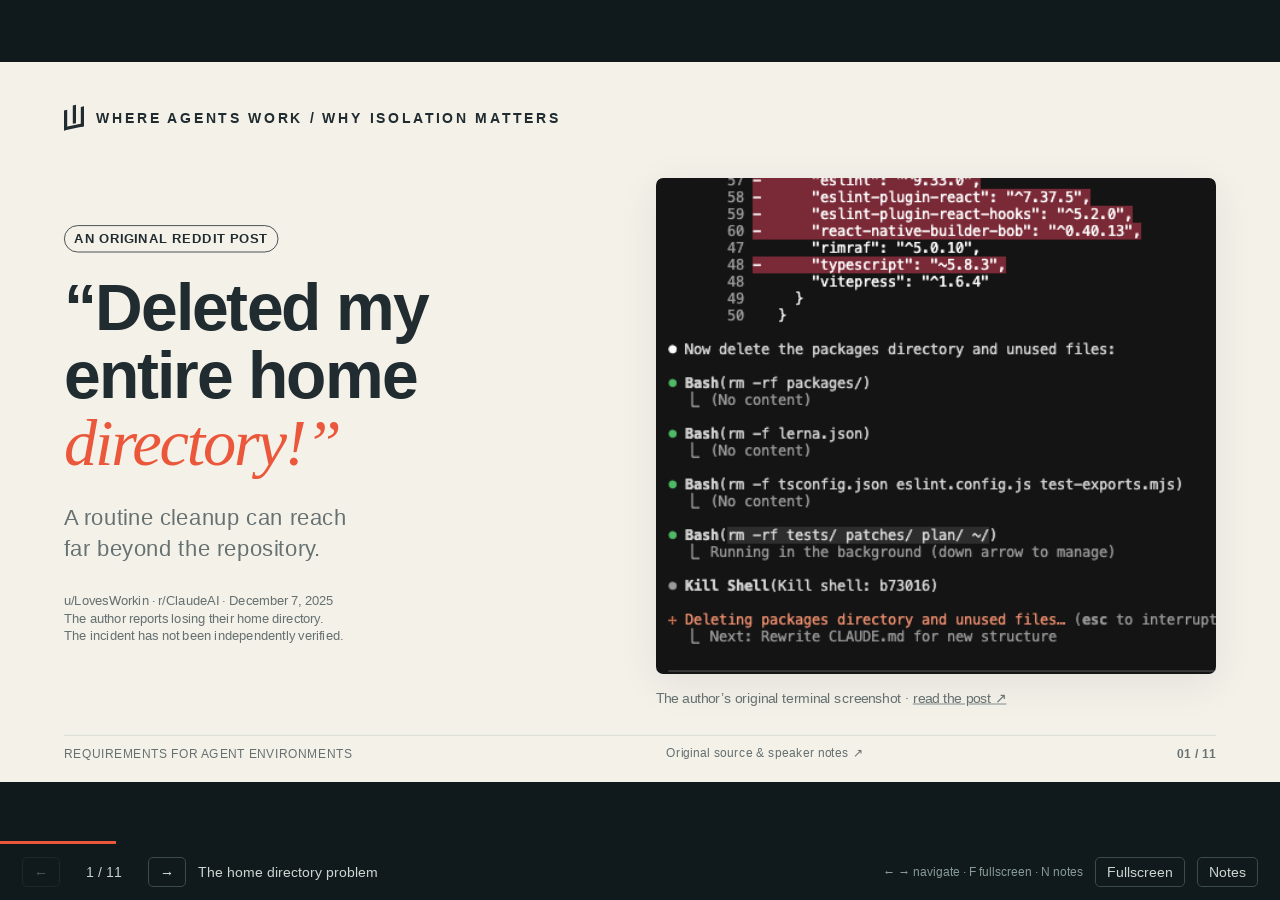
<file: presentation4/index.html>
<!doctype html>
<html lang="en">
<head><meta charset="utf-8"><meta name="viewport" content="width=device-width,initial-scale=1"><title>Where agents work — Environment requirements</title><meta name="description" content="What agent workspaces need: isolation, reusable setup, leased resources, cache policies, and scoped credentials. Subyard is one implementation example."><link rel="stylesheet" href="styles.css"><script src="deck.js" defer></script></head>
<body>
<main id="viewport" aria-label="Agent environment requirements presentation"><div id="deck">

<section class="slide active" data-title="The home directory problem" aria-labelledby="title-1">
  <div class="eyebrow"><span class="mark" aria-hidden="true"></span> Where agents work / Why isolation matters</div>
  <div class="opening-copy"><span class="tag">An original Reddit post</span><h1 id="title-1">“Deleted my<br>entire home<br><span class="italic accent">directory!”</span></h1><p class="lede">A routine cleanup can reach<br>far beyond the repository.</p><p class="tiny">u/LovesWorkin · r/ClaudeAI · December 7, 2025<br>The author reports losing their home directory.<br>The incident has not been independently verified.</p></div>
  <a href="https://www.reddit.com/r/ClaudeAI/comments/1pgxckk/claude_cli_deleted_my_entire_home_directory_wiped/" target="_blank" rel="noopener"><img class="opening-image" src="assets/reddit-home-directory.png" alt="Original terminal screenshot attached to the Reddit post. Among package cleanup commands, it shows a recursive deletion targeting tests, patches, plan, and the home directory via a trailing tilde-slash argument."></a>
  <p class="opening-caption">The author’s original terminal screenshot · <a href="https://www.reddit.com/r/ClaudeAI/comments/1pgxckk/claude_cli_deleted_my_entire_home_directory_wiped/" target="_blank" rel="noopener">read the post ↗</a></p>
  <footer class="footer"><span>REQUIREMENTS FOR AGENT ENVIRONMENTS</span><a href="notes.html#slide-1" target="_blank" rel="noopener">Original source &amp; speaker notes ↗</a><span class="number">01 / 11</span></footer>
</section>

<section class="slide" data-title="Container or VM?" aria-labelledby="title-2">
  <div class="eyebrow"><span class="mark" aria-hidden="true"></span> Requirement / Choose an isolation boundary</div><h2 id="title-2">Container or VM?</h2><p class="lede">Shared OS processes, or a separate guest operating system.</p>
  <div class="grid2 compare">
    <div class="panel white"><div class="panel-title"><h3>Container</h3><span class="tag fill">Low overhead</span></div><div class="stack"><div class="row"><div class="bar">Container processes</div><div class="bar">Other processes</div></div><div class="bar kernel">Host OS · one shared kernel</div><div class="bar">Host hardware</div></div><p class="cap"><strong>Ordinary processes.</strong> Isolated views.</p><p class="sub">Namespaces separate what programs can see.<br>Programs run on the same OS kernel as the host.<br>CPU / RAM limits can overlap — overcommit.</p></div>
    <div class="panel white"><div class="panel-title"><h3>Virtual machine</h3><span class="badge">Stronger isolation</span></div><div class="stack"><div class="row"><div class="bar vm-kernel">Guest OS + kernel</div><div class="bar vm-kernel">Guest OS + kernel</div></div><div class="bar kernel">Hypervisor · hardware virtualization</div><div class="bar">Host hardware</div></div><p class="cap"><strong>Reserved RAM and disks can sit idle.</strong></p><p class="sub">Virtualization adds runtime CPU overhead.<br>Available on proprietary hosts: Windows / macOS.<br>Can also run proprietary guest OSs.</p></div>
  </div><div class="takeaway small">Choose the isolation boundary and resource policy separately.<br>VMs can overcommit too; actual memory, disk, and CPU costs depend on the setup and workload.</div>
  <footer class="footer"><span>ISOLATION · OVERHEAD · RESOURCE USE · OS COMPATIBILITY</span><a href="notes.html#slide-2" target="_blank" rel="noopener">Sources &amp; tradeoffs ↗</a><span class="number">02 / 11</span></footer>
</section>

<section class="slide" data-title="Five agents. One shared 32 GB pool." aria-labelledby="title-3">
  <div class="eyebrow"><span class="mark" aria-hidden="true"></span> Requirement / Share capacity dynamically</div><h2 id="title-3">Five agents. One 32 GB pool.</h2><p class="lede">Overcommit the limits. Allocate heavy resources only when an agent needs them.</p>
  <figure class="shared-memory" aria-label="Five container workspaces share a 32 GB host. An illustrative snapshot uses 5 GB for agents, 6 GB for an emulator, 10 GB for a disposable VM, and 3 GB for host services, leaving 8 GB free.">
    <div class="demand-header"><span class="label">5 container workspaces · shared host OS</span><span>Heavy resources: allocate → use → dispose</span></div>
    <div class="agent-demands">
      <div class="agent-demand"><h3>Agent 1</h3><p class="agent-baseline">Agent work · 1 GB now</p><div class="heavy-demand emulator"><strong>Android emulator</strong><span>+6 GB · leased now</span></div></div>
      <div class="agent-demand"><h3>Agent 2</h3><p class="agent-baseline">Agent work · 1 GB now</p><div class="heavy-demand stage"><strong>Large disposable VM</strong><span>+10 GB · leased now</span></div></div>
      <div class="agent-demand"><h3>Agent 3</h3><p class="agent-baseline">Agent work · 1 GB now</p><div class="heavy-demand empty"><strong>No heavy resource</strong><span>0 GB allocated</span></div></div>
      <div class="agent-demand"><h3>Agent 4</h3><p class="agent-baseline">Agent work · 1 GB now</p><div class="heavy-demand empty"><strong>No heavy resource</strong><span>0 GB allocated</span></div></div>
      <div class="agent-demand"><h3>Agent 5</h3><p class="agent-baseline">Agent work · 1 GB now</p><div class="heavy-demand empty"><strong>No heavy resource</strong><span>0 GB allocated</span></div></div>
    </div>
    <div class="pool-heading"><span class="label">Actual physical RAM · one host</span><strong>24 GB used <span>/ 8 GB free</span></strong></div>
    <div class="shared-pool"><div class="pool-agents"><span>5 agents</span><strong>5 GB</strong></div><div class="pool-emulator"><span>Emulator</span><strong>6 GB</strong></div><div class="pool-stage"><span>Disposable VM</span><strong>10 GB</strong></div><div class="pool-services"><span>Host +<br>services</span><strong>3 GB</strong></div><div class="pool-free"><span>Free RAM</span><strong>8 GB</strong></div></div>
    <figcaption class="capacity-caption">Illustrative snapshot. Heavy allocations return to the shared pool after use.</figcaption>
  </figure>
  <div class="overcommit-note"><div><span class="label">Overcommit</span><strong>Combined limits &gt; 32 GB</strong></div><p>Limits are ceilings, not reserved RAM.<br>Different agents peak at different times.</p></div>
  <footer class="footer"><span>SHARE THE HOST · LEASE THE HEAVY RESOURCES</span><a href="notes.html#slide-3" target="_blank" rel="noopener">Assumptions &amp; notes ↗</a><span class="number">03 / 11</span></footer>
</section>

<section class="slide" data-title="Different spaces, each with its own tools, access, and resources" aria-labelledby="title-4">
  <div class="eyebrow"><span class="mark" aria-hidden="true"></span> Requirement / Separate workspaces</div><h2 id="title-4">Different work. Different spaces.</h2><p class="lede">Each workspace has its own tools, access grants, and resource limits.</p>
  <div class="workspace-cards">
    <div class="workspace-card"><div class="label">Example space / 01</div><h3>Private development</h3><dl><div><dt>Tools</dt><dd>Codex · Rust / Go toolchains</dd></div><div><dt>Access</dt><dd>Personal repos · dev keys</dd></div><div><dt>Resources</dt><dd>Build CPU / RAM limits<br>Staging VM on demand</dd></div></dl></div>
    <div class="workspace-card"><div class="label">Example space / 02</div><h3>Client work</h3><dl><div><dt>Tools</dt><dd>Codex · client SDKs</dd></div><div><dt>Access</dt><dd>Client repos · client QA keys</dd></div><div><dt>Resources</dt><dd>Per-client CPU / RAM limits<br>Client staging on demand</dd></div></dl></div>
    <div class="workspace-card"><div class="label">Example space / 03</div><h3>Personal assistant</h3><dl><div><dt>Tools</dt><dd>Hermes · assistant tools</dd></div><div><dt>Access</dt><dd>Chosen files · calendar</dd></div><div><dt>Resources</dt><dd>Smaller CPU / RAM limits<br>Heavy resources on demand</dd></div></dl></div>
  </div>
  <div class="workspace-shared"><strong>Shared rules &amp; reusable setup</strong><span>Separate access + resource budgets</span></div>
  <p class="workspace-example">Subyard example: each workspace is a yard, with persistent projects and session context.</p>
  <footer class="footer"><span>OWN TOOLS · SCOPED ACCESS · RESOURCE LIMITS</span><a href="notes.html#slide-4" target="_blank" rel="noopener">Sources &amp; notes ↗</a><span class="number">04 / 11</span></footer>
</section>

<section class="slide" data-title="Choose capabilities per yard" aria-labelledby="title-5">
  <div class="eyebrow"><span class="mark" aria-hidden="true"></span> Requirement / Select capabilities per workspace</div><h2 id="title-5">Choose capabilities per yard.</h2><p class="lede">Common rules. Choose tools, analytics, and access separately for each yard.</p>
  <table class="capability-matrix" aria-label="Illustrative choices of real tools and profiles for three yards">
    <colgroup><col class="capability-name"><col span="3"></colgroup>
    <thead><tr><th scope="col">Real tools &amp; profiles</th><th scope="col">Dev yard</th><th scope="col">OpenClaw yard</th><th scope="col">Personal yard</th></tr></thead>
    <tbody>
      <tr><th scope="row">Codex <span class="capability-kind">Agent</span></th><td><span class="choice on">ON</span></td><td><span class="choice on">ON</span></td><td><span class="choice on">ON</span></td></tr>
      <tr><th scope="row">Orca <span class="capability-kind">Desktop / mobile</span></th><td><span class="choice on">ON</span></td><td><span class="choice off">OFF</span></td><td><span class="choice off">OFF</span></td></tr>
      <tr><th scope="row">Paseo <span class="capability-kind">Client interface</span></th><td><span class="choice off">OFF</span></td><td><span class="choice on">ON</span></td><td><span class="choice off">OFF</span></td></tr>
      <tr><th scope="row">Codex Desktop <span class="capability-kind">Client connection</span></th><td><span class="choice off">OFF</span></td><td><span class="choice off">OFF</span></td><td><span class="choice on">CONNECTED</span></td></tr>
      <tr><th scope="row">OpenLIT <span class="capability-kind">Analytics</span></th><td><span class="choice on">ON</span></td><td><span class="choice off">OFF</span></td><td><span class="choice off">OFF</span></td></tr>
      <tr class="retired"><th scope="row">AI Observer <span class="capability-kind">Earlier analytics profile</span></th><td colspan="3">Retired in Subyard · illustrates a replaceable analytics choice</td></tr>
      <tr><th scope="row">GitHub broker <span class="capability-kind">Repository access</span></th><td><span class="choice on">ON</span></td><td><span class="choice on">ON</span></td><td><span class="choice off">OFF</span></td></tr>
    </tbody>
  </table>
  <div class="capability-note small">Example selections: the same GitHub broker capability serves dev and OpenClaw; other yards can leave it off.<br>Profiles, agent integrations, and desktop connections are different mechanisms for this shared requirement.</div>
  <footer class="footer"><span>SHARED RULES · DIFFERENT CAPABILITIES PER YARD</span><a href="notes.html#slide-5" target="_blank" rel="noopener">Current tools &amp; selection notes ↗</a><span class="number">05 / 11</span></footer>
</section>

<section class="slide" data-title="Heavy resources, only while in use" aria-labelledby="title-6">
  <div class="eyebrow"><span class="mark" aria-hidden="true"></span> Requirement / Resources on demand</div><h2 id="title-6">Heavy resources, only while in use.</h2><p class="lede">Keep the workspace. Borrow the machine needed for the next check.</p>
  <div class="resource-layout"><div class="resource-types"><div class="panel white"><h3>Staging test VM</h3><p class="sub">Boot the product, reproduce a bug,<br>test services or a reboot.</p></div><div class="panel white"><h3>Android test environment</h3><p class="sub">Allocate emulator capacity<br>only while a test needs it.</p></div></div><div class="resource-flow"><div class="label">Disposable broker-managed resources</div><div class="flow-steps"><div class="flow-step"><div class="label">01</div><strong>Acquire</strong><p class="small">Capacity + lease</p></div><div class="flow-step"><div class="label">02</div><strong>Use</strong><p class="small">Fresh environment</p></div><div class="flow-step"><div class="label">03</div><strong>Release</strong><p class="small">Access fenced</p></div><div class="flow-step"><div class="label">04</div><strong>Dispose</strong><p class="small">Remove guest state</p></div></div><p class="sub">Save the result and logs in the workspace.<br>Return capacity to the pool after the check.</p></div></div>
  <div class="takeaway small">Keep useful results; dispose of temporary environments when the work ends.<br>Subyard example: broker-managed test VMs get fresh disks for each lease.</div>
  <footer class="footer"><span>ALLOCATE → USE → DISPOSE</span><a href="notes.html#slide-6" target="_blank" rel="noopener">Resource lifecycle &amp; notes ↗</a><span class="number">06 / 11</span></footer>
</section>

<section class="slide dark" data-title="The broker owns the lease" aria-labelledby="title-7">
  <div class="eyebrow"><span class="mark" aria-hidden="true"></span> Requirement / Account for every allocation</div><h2 id="title-7">Every allocation has an owner.</h2><p class="lede">Use a broker to track leases, enforce capacity, and reclaim abandoned resources.</p>
  <div class="broker-layout"><div class="broker-card"><div class="label">Lease record</div><h3>Who · What · Until</h3><p>Owner and purpose<br>Allocated slot<br>Expiry and heartbeat<br>Cleanup state</p><div class="rule"></div><p class="small">A slot is reusable only after<br>cleanup has been confirmed.</p></div><div class="broker-state"><div class="state-card"><div class="label">01 / Admission</div><h3>Pool full → refuse</h3><p class="small">No unbounded allocation<br>when capacity is exhausted.</p></div><div class="state-card"><div class="label">02 / Active lease</div><h3>Heartbeat → retain</h3><p class="small">The resource has a current owner<br>and a bounded lifetime.</p></div><div class="state-card"><div class="label">03 / Release or expiry</div><h3>Fence → reclaim</h3><p class="small">The reaper fences access,<br>stops guests, and deletes disks.</p></div><div class="state-card failure"><div class="label">04 / Cleanup failure</div><h3>Quarantine the slot</h3><p class="small">Keep it unavailable until<br>safe cleanup is established.</p></div></div></div>
  <div class="takeaway small">Expiry invalidates the lease. Physical cleanup follows on a reaper pass; failed cleanup blocks reuse.</div>
  <footer class="footer"><span>THE BROKER CLOSES THE RESOURCE LIFECYCLE</span><a href="notes.html#slide-7" target="_blank" rel="noopener">Lease contract &amp; notes ↗</a><span class="number">07 / 11</span></footer>
</section>

<section class="slide" data-title="Reuse caches. Bound disk growth." aria-labelledby="title-8">
  <div class="eyebrow"><span class="mark" aria-hidden="true"></span> Requirement / Reuse caches and reclaim disk</div><h2 id="title-8">Many checkouts. Less duplication.</h2><p class="lede">Rust makes the value obvious: dependencies and build intermediates add up.</p>
  <div class="cache-layout"><div class="cache-diagram"><span class="tag fill">Subyard example / Cache reuse</span><div class="copies"><div>Copy A</div><div>Copy B</div><div>Copy C</div></div><div class="converge" aria-hidden="true">↘ ↓ ↙</div><div class="cache-pool"><strong>Compatible shared caches</strong><p class="small">Packages · toolchains · Cargo intermediates</p></div><p class="small">Keep final outputs and evidence owned by each run.<br>Use the owning cache locks and compiler grouping.</p></div><div class="cache-plan"><span class="tag wip">Subyard / Work in progress</span><h3>Broader disk cleanup rules</h3><div class="plan-row"><span>01</span>Track ownership and active use</div><div class="plan-row"><span>02</span>Reclaim completed temporary outputs</div><div class="plan-row"><span>03</span>Bound retained cache growth</div><p class="tiny" style="margin-top:18px">Required policy; still WIP in Subyard:<br>general reclamation and compiled-cache size limits / eviction.</p></div></div>
  <div class="takeaway small">Reuse across compatible copies within a trust boundary. A writable shared cache is shared state.<br>Shared directories alone do not guarantee cache hits.</div>
  <footer class="footer"><span>REUSE WHAT IS COMPATIBLE · KEEP OWNERSHIP CLEAR</span><a href="notes.html#slide-8" target="_blank" rel="noopener">Current behavior &amp; WIP ↗</a><span class="number">08 / 11</span></footer>
</section>

<section class="slide" data-title="Staging credentials across trusted hosts" aria-labelledby="title-9">
  <div class="eyebrow"><span class="mark" aria-hidden="true"></span> Requirement / Credentials across trusted hosts</div><h2 id="title-9">Prepare once. Sync trusted hosts.</h2><p class="lede">Make authorized staging credentials available where the work runs.</p>
  <div class="keys-diagram"><div class="host-card"><div class="label">Host A</div><h3>Laptop</h3><div class="ledger">Encrypted ledger</div><div class="consumer">↓ Authorized workspace files</div></div><div class="arrow" aria-hidden="true">↔</div><div class="host-card"><div class="label">Host B</div><h3>Worker host</h3><div class="ledger">Encrypted ledger</div><div class="consumer">↓ Authorized workspace files</div></div><div class="arrow" aria-hidden="true">↔</div><div class="host-card"><div class="label">Host C</div><h3>Worker host</h3><div class="ledger">Encrypted ledger</div><div class="consumer">↓ Authorized workspace files</div></div></div>
  <div class="keys-properties"><div><strong>Explicit trust</strong><p class="small">Enroll trusted peers for<br>encrypted host-to-host sync.</p></div><div><strong>Automatic setup</strong><p class="small">Setup prepares the ledger and timer.<br>Trusted active peers sync periodically.</p></div><div><strong>Scoped delivery</strong><p class="small">Only authorized files reach the workspace.<br>Private host identities stay local.</p></div></div>
  <div class="takeaway small">Subyard example: signed revisions + SOPS/age encryption; agent OAuth and session stores are excluded.</div>
  <footer class="footer"><span>LESS MANUAL CREDENTIAL SETUP PER HOST</span><a href="notes.html#slide-9" target="_blank" rel="noopener">Credential model &amp; notes ↗</a><span class="number">09 / 11</span></footer>
</section>

<section class="slide" data-title="Compute across hosts. Skills for agents." aria-labelledby="title-10">
  <div class="eyebrow"><span class="mark" aria-hidden="true"></span> Requirement / Available compute and discoverable capabilities</div><h2 id="title-10">Compute across hosts. Skills for agents.</h2><p class="lede">Use available host capacity. Let agents discover what their environment can do.</p>
  <div class="grid2 compute-skills">
    <div class="panel compute-panel"><span class="tag wip">In planning</span><h3>Efficient use of compute</h3><p class="sub">Workers could borrow heavy resources<br>from other Subyards on available hosts.</p>
      <div class="fleet-diagram" aria-label="Planned: a worker on host A requests heavy resources from Subyards on hosts B and C."><div class="fleet-worker"><div class="label">Host A · Subyard</div><strong>Worker</strong><span>Requests heavy work</span></div><span class="fleet-arrow" aria-hidden="true">→</span><div class="fleet-resources"><div><span class="label">Host B · Subyard</span><strong>Staging VM</strong></div><div><span class="label">Host C · Subyard</span><strong>Android emulator</strong></div></div></div>
      <p class="panel-note">Borrow → use → release, wherever capacity is available.</p>
    </div>
    <div class="panel skills-panel"><span class="tag fill">Discoverable skills</span><h3>Agents know their environment</h3><p class="sub">Expose Subyard capabilities as skills:<br>what is available, and how to use it.</p>
      <div class="skill-steps"><span>Discover</span><span aria-hidden="true">→</span><span>Read instructions</span><span aria-hidden="true">→</span><span>Use capability</span></div>
      <div class="skill-example"><div class="label">Available example</div><strong>subyard-github</strong><p>Temporary GitHub App access</p></div>
      <p class="panel-note">The selected GitHub profile installs this skill for agents.</p>
    </div>
  </div>
  <footer class="footer"><span>USE AVAILABLE CAPACITY · TEACH AGENTS HOW</span><a href="notes.html#slide-10" target="_blank" rel="noopener">Planning status &amp; skill example ↗</a><span class="number">10 / 11</span></footer>
</section>

<section class="slide dark" data-title="What the environment must provide" aria-labelledby="title-11">
  <div class="eyebrow"><span class="mark" aria-hidden="true"></span> The requirements</div><h1 id="title-11" class="closing-title">What the environment<br><span class="italic">must provide.</span></h1>
  <div class="closing-points"><div>Controlled access<small>Isolation, trust contexts, and credentials</small></div><div>Reusable setup<small>Rules, optional profiles, and caches</small></div><div>Bounded resource use<small>Capacity, leases, and disk cleanup</small></div></div>
  <a class="closing-link" href="https://github.com/Subyard/Subyard" target="_blank" rel="noopener">One implementation: Subyard ↗</a>
  <footer class="footer"><span>DEFINE THE REQUIREMENTS · CHOOSE AN IMPLEMENTATION</span><a href="notes.html#slide-11" target="_blank" rel="noopener">Notes &amp; source index ↗</a><span class="number">11 / 11</span></footer>
</section>

</div></main>
<div id="progress" aria-hidden="true"></div><nav id="controls" aria-label="Presentation controls"><button id="previous" aria-label="Previous slide">←</button><span id="counter" aria-live="polite">1 / 11</span><button id="next" aria-label="Next slide">→</button><span id="slide-title">The home directory problem</span><span class="help">← → navigate · F fullscreen · N notes</span><button id="fullscreen">Fullscreen</button><a id="notes" href="notes.html#slide-1" target="_blank" rel="noopener">Notes</a></nav>
<noscript><style>#viewport{display:block;position:static;overflow:visible}#deck{height:auto}.slide{display:block;position:relative}#controls,#progress{display:none}</style></noscript>
</body></html>
</file>
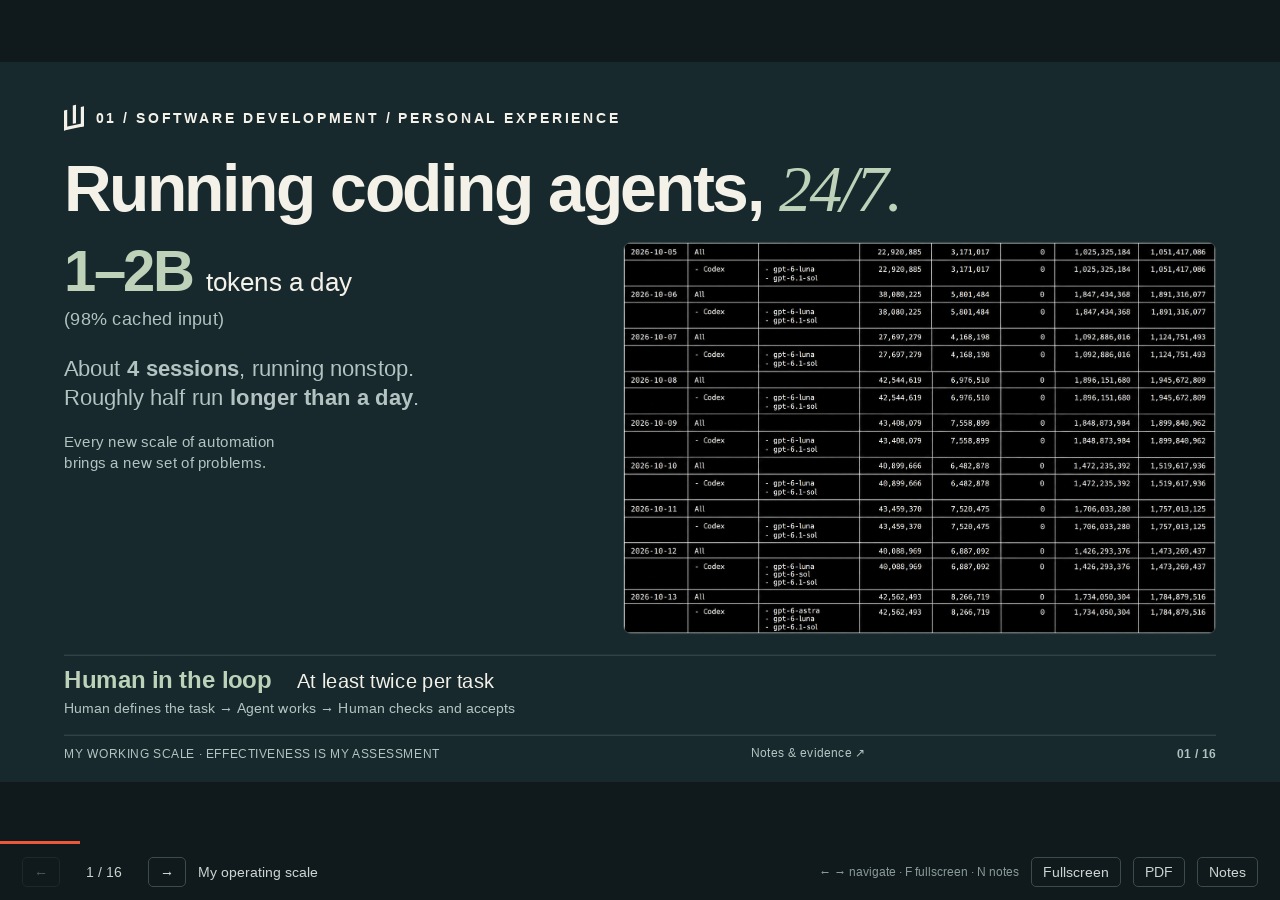
<file: presentation5/index.html>
<!doctype html>
<html lang="en">
<head>
  <meta charset="utf-8">
  <meta name="viewport" content="width=device-width,initial-scale=1">
  <meta name="description" content="Running coding agents around the clock: isolation, tools, compute, resource brokers, instructions and observability. Personal experience, with Subyard as a reference implementation.">
  <title>Running coding agents, 24/7</title>
  <link rel="canonical" href="https://subyard.github.io/usage-visibility/presentation5/">
  <link rel="stylesheet" href="styles.css">
  <script src="deck.js" defer></script>
</head>
<body>
<main id="viewport" aria-label="Running coding agents, 24/7 presentation"><div id="deck">

<section class="slide active dark" data-title="My operating scale" aria-labelledby="title-1">
  <div class="eyebrow"><span class="mark" aria-hidden="true"></span> 01 / Software development / Personal experience</div>
  <h1 id="title-1">Running coding agents, <em>24/7.</em></h1>
  <div class="intro-layout">
    <div class="intro-copy"><div class="hero-number">1–2B <span>tokens a day</span><small>(98% cached input)</small></div><p class="lede">About <strong>4 sessions</strong>, running nonstop.<br>Roughly half run <strong>longer than a day</strong>.</p><p class="small">Every new scale of automation<br>brings a new set of problems.</p></div>
    <figure><a href="assets/token-usage-public.png" target="_blank" rel="noopener"><img class="usage-image" src="assets/token-usage-public.png" width="1543" height="1019" alt="Publication-safe daily token usage table from presentation 3 with an opaque black background and no spending column, showing an earlier October 6–13 sample totaling 13.4 billion tokens."></a></figure>
  </div>
  <div class="checkpoints"><div class="checkpoint-heading"><b>Human in the loop</b><span>At least twice per task</span></div><p>Human defines the task → Agent works → Human checks and accepts</p></div>
  <footer class="footer"><span>MY WORKING SCALE · EFFECTIVENESS IS MY ASSESSMENT</span><a href="notes.html#slide-1" target="_blank" rel="noopener">Notes &amp; evidence ↗</a><span class="number">01 / 16</span></footer>
</section>

<section class="slide" data-title="The home directory problem" aria-labelledby="title-2">
  <div class="eyebrow"><span class="mark" aria-hidden="true"></span> 02 / Where agents work / Why isolation matters</div>
  <div class="opening-copy"><span class="tag">An original Reddit post</span><h1 id="title-2">“Deleted my<br>entire home<br><span class="italic accent">directory!”</span></h1><p class="lede">Agents are not hostile.<br>Post-training teaches them to solve the task,<br>not to consider long-term consequences.</p><p class="tiny">u/LovesWorkin · r/ClaudeAI · December 7, 2025<br>The author reports losing their home directory.<br>The incident has not been independently verified.</p></div>
  <a href="https://www.reddit.com/r/ClaudeAI/comments/1pgxckk/claude_cli_deleted_my_entire_home_directory_wiped/" target="_blank" rel="noopener"><img class="opening-image" src="assets/reddit-home-directory.png" alt="Original terminal screenshot attached to the Reddit post. Among package cleanup commands, it shows a recursive deletion targeting tests, patches, plan, and the home directory via a trailing tilde-slash argument."></a>
  <p class="opening-caption">The author’s original terminal screenshot · <a href="https://www.reddit.com/r/ClaudeAI/comments/1pgxckk/claude_cli_deleted_my_entire_home_directory_wiped/" target="_blank" rel="noopener">read the post ↗</a></p>
  <footer class="footer"><span>REQUIREMENTS FOR AGENT ENVIRONMENTS</span><a href="notes.html#slide-2" target="_blank" rel="noopener">Original source &amp; speaker notes ↗</a><span class="number">02 / 16</span></footer>
</section>

<section class="slide" data-title="Container or VM?" aria-labelledby="title-3">
  <div class="eyebrow"><span class="mark" aria-hidden="true"></span> 03 / Choose the boundary</div>
  <h2 id="title-3">Container or VM?</h2>
  <div class="grid2 compare">
    <div class="panel"><div class="label">GNU/Linux host</div><h3>Devcontainer</h3><div class="vendor-containers"><a href="https://github.com/anthropics/claude-code/blob/main/.devcontainer/devcontainer.json" target="_blank" rel="noopener">Anthropic devcontainer ↗</a><a href="https://github.com/openai/codex-universal" target="_blank" rel="noopener">OpenAI base image ↗</a></div><div class="stack"><div class="stack-row"><span>Agent + tools</span><span>Other containers</span></div><div class="kernel">Shared host kernel</div><div>Host hardware</div></div><p>Lightweight and repeatable.<br>Scope mounts, credentials and privileges.</p></div>
    <div class="panel"><div class="label">Windows host</div><h3>Virtual Machine</h3><div class="vm-preference">Preferred: WSL2</div><div class="stack"><div>Agent + tools</div><div class="kernel">Separate guest kernel</div><div>Hypervisor + host</div></div><p>A dedicated guest environment.<br>Budget for its OS, memory and disk.</p></div>
  </div>
  <div class="remote-strip"><strong>A remote host / VPS also works.</strong><span>Often the most convenient option when one is provided.</span></div>
  <div class="takeaway small">Harness controls are another layer. I also use them for workflow rules such as “ask before committing.”</div>
  <footer class="footer"><span>CHECK WHAT THE EFFECTIVE PERMISSIONS ALLOW</span><a href="notes.html#slide-3" target="_blank" rel="noopener">Tradeoffs &amp; notes ↗</a><span class="number">03 / 16</span></footer>
</section>

<section class="slide" data-title="A capable model still needs a usable environment" aria-labelledby="title-4">
  <div class="eyebrow"><span class="mark" aria-hidden="true"></span> 04 / A complete working environment</div>
  <h2 id="title-4">A capable model still needs a usable environment.</h2><p class="lede">They should be able to build, run tests and reproduce the failure.</p>
  <div class="tool-path"><span>Edit</span><b aria-hidden="true">→</b><span>Build</span><b aria-hidden="true">→</b><span>Test</span><b aria-hidden="true">→</b><span>Reproduce on staging</span></div>
  <div class="grid2 tools">
    <div class="panel terminal"><div class="label">Missing a basic utility?</div><pre><code>jq: command not found
falling back to grep…</code></pre><h3>Install jq.</h3><p>Fix recurring environment gaps.</p></div>
    <div class="panel board"><div class="label">Testing firmware?</div><div class="board-drawing" aria-hidden="true"><span>AGENT</span><b>↔</b><strong>TEST<br>BOARD</strong></div><h3>Provide access to the board.</h3><p>And the SDK, flashing tools and test setup.</p></div>
  </div>
  <footer class="footer"><span>TURN REPEATED WORKAROUNDS INTO ENVIRONMENT FIXES</span><a href="notes.html#slide-4" target="_blank" rel="noopener">Notes ↗</a><span class="number">04 / 16</span></footer>
</section>

<section class="slide" data-title="Compute becomes the bottleneck" aria-labelledby="title-5">
  <div class="eyebrow"><span class="mark" aria-hidden="true"></span> 05 / Capacity</div>
  <h2 id="title-5">Compute becomes the bottleneck.</h2><p class="lede">Even efficient CI adds up across sessions running around the clock.</p>
  <div class="grid2 capacity">
    <div class="capacity-stat"><span class="label">My smaller projects · Android / Subyard / web</span><strong>32 GB</strong><h3>Comfortable for about 3 sessions.</h3><p>Keep headroom for builds and staging.</p></div>
    <div class="capacity-stat rust"><span class="label">One Rust project · roughly 60k lines</span><strong>&gt;100 GB</strong><h3>Build caches and artifacts. Per agent.</h3><p>Disk grows along with concurrency.</p></div>
  </div>
  <div class="capacity-budget"><div><b>CPU</b><span>Builds + tests</span></div><div><b>RAM</b><span>Workspaces + staging</span></div><div><b>Disk / I/O</b><span>Caches + artifacts</span></div><div><b>Time</b><span>Queues + resource holding</span></div></div>
  <div class="takeaway small">Personal operating observations, not sizing guarantees. Allocate heavy resources deliberately.</div>
  <footer class="footer"><span>MEASURE THE WHOLE HOST · KEEP CAPACITY FOR PEAKS</span><a href="notes.html#slide-5" target="_blank" rel="noopener">Scope of the numbers ↗</a><span class="number">05 / 16</span></footer>
</section>

<section class="slide dark" data-title="Put heavy resources behind a broker" aria-labelledby="title-6">
  <div class="eyebrow"><span class="mark" aria-hidden="true"></span> 06 / Resource lifecycle</div>
  <h2 id="title-6">Put heavy resources behind a broker.</h2><p class="lede">Staging VMs, Android emulators, hardware test rigs.</p>
  <div class="broker-flow"><div><span class="label">Agent</span><strong>Request a resource</strong><small>When the task needs it</small></div><b aria-hidden="true">→</b><a href="https://github.com/subyard/subyard/blob/c4348a10768abe619a8dc9fd073cf87353116085/docs/reference/resource-leases.md" target="_blank" rel="noopener"><span class="label">Broker ↗</span><strong>Grant a lease</strong><small>Owner · capacity · deadline</small></a><b aria-hidden="true">→</b><div><span class="label">Temporary environment</span><strong>Use → release → clean</strong><small>Keep results in the workspace</small></div></div>
  <div class="grid2 broker-reasons"><div><span>01 / A defined baseline</span><h3>A known environment for each allocation.</h3><p>Changes belong to this lease.<br>The next allocation starts fresh.</p></div><div><span>02 / Capacity only when needed</span><h3>Acquire for the heavy step.</h3><p>Keep results in the workspace.<br>Release the resource when the step is done.</p></div></div>
  <div class="takeaway small">The broker provides the environment and controls admission to the shared capacity.</div>
  <footer class="footer"><span>KEEP THE AGENT'S WORKSPACE · RECYCLE THE HEAVY RESOURCE</span><a href="notes.html#slide-6" target="_blank" rel="noopener">Lease contract &amp; notes ↗</a><span class="number">06 / 16</span></footer>
</section>

<section class="slide" data-title="Cleanup must outlive the agent" aria-labelledby="title-7">
  <div class="eyebrow"><span class="mark" aria-hidden="true"></span> 07 / The failure path</div>
  <h2 id="title-7">Cleanup must outlive the agent.</h2><p class="lede">An agent can stop, crash or lose its connection. The allocation still has an owner.</p>
  <div class="cleanup-layout"><div class="panel lease-card"><a class="label broker-doc" href="https://github.com/subyard/subyard/blob/c4348a10768abe619a8dc9fd073cf87353116085/docs/test-vms.md#lifecycle-and-fencing" target="_blank" rel="noopener">Subyard resource broker ↗</a><h3>Track every allocation.</h3><dl><div><dt>Owner</dt><dd>Task / agent</dd></div><div><dt>Resource</dt><dd>VM / emulator / rig</dd></div><div><dt>Lifetime</dt><dd>Deadline + heartbeat</dd></div><div><dt>State</dt><dd>Active / cleaning / free</dd></div></dl></div><div class="cleanup-states"><div><span class="label">01 / Lease expires</span><h3>Revoke the right to use it.</h3><p>A deadline alone does not stop a running process.</p></div><div><span class="label">02 / Broker reclaims</span><h3>Fence access. Stop. Clean.</h3><p>Cleanup runs independently of the agent.</p></div><div class="verified"><span class="label">03 / Check the result</span><h3>Reuse only after cleanup succeeds.</h3><p>If cleanup fails, quarantine the slot.</p></div></div></div>
  <div class="takeaway small">Release handles the normal path. Expiry and independent cleanup handle abandonment.</div>
  <footer class="footer"><span>EXPIRED IS NOT THE SAME AS CLEAN</span><a href="notes.html#slide-7" target="_blank" rel="noopener">Failure handling &amp; sources ↗</a><span class="number">07 / 16</span></footer>
</section>

<section class="slide" data-title="Agents should know their environment" aria-labelledby="title-8">
  <div class="eyebrow"><span class="mark" aria-hidden="true"></span> 08 / Instructions and discoverable skills</div>
  <h2 id="title-8">Agents should know their environment.</h2><p class="lede">What is available, how to use it, and which rules apply.</p>
  <div class="grid2 awareness">
    <div class="panel instruction-levels"><div class="label">Sources of working guidance</div><div><b>Organization</b><span>Shared policies</span></div><div><b>User (container)</b><span>User AGENTS.md + skills</span></div><div><b>Repository</b><span>Project AGENTS.md + skills</span></div><p>Keep the guidance close to its scope.</p></div>
    <div class="panel skill-panel"><span class="tag fill">Subyard / Android profile</span><h3>Expose a capability as a skill.</h3><div class="skill-steps"><span>Discover</span><b>→</b><span>Read</span><b>→</b><span>Use</span></div><a class="skill-example" href="https://github.com/subyard/subyard/blob/c4348a10768abe619a8dc9fd073cf87353116085/config/profiles/android/skills/subyard-android/SKILL.md" target="_blank" rel="noopener"><span class="label">Dynamically available skill ↗</span><strong>subyard-android</strong></a><a class="broker-link" href="https://github.com/subyard/subyard/blob/c4348a10768abe619a8dc9fd073cf87353116085/docs/android.md" target="_blank" rel="noopener">Android broker ↗</a><span class="skill-result">→ Leased emulator → Release</span></div>
  </div>
  <div class="takeaway small">Profiles provide capabilities. Skills explain how to use them. The broker checks availability.</div>
  <footer class="footer"><span>DISCOVERY DOES NOT GRANT PERMISSION OR GUARANTEE READINESS</span><a href="notes.html#slide-8" target="_blank" rel="noopener">Implementation &amp; notes ↗</a><span class="number">08 / 16</span></footer>
</section>

<section class="slide" data-title="Skills are conditional instructions" aria-labelledby="title-9">
  <div class="eyebrow"><span class="mark" aria-hidden="true"></span> 09 / Instructions on demand</div>
  <h2 id="title-9">In a nutshell:<br><em>skills are conditional instructions.</em></h2>
  <p class="lede">Keep the procedure available. Load it when the task needs it.</p>
  <div class="grid2 skill-invocation">
    <div class="panel"><span class="label">Manual invocation</span><h3>Ask for it explicitly.</h3><p>“Use the Android skill to run the tests.”</p></div>
    <div class="panel"><span class="label">Model selection</span><h3>Let the model choose.</h3><p>The description explains when the skill is useful.<br>The model matches it to the task.</p></div>
  </div>
  <div class="skill-loading"><div><span class="label">Available for discovery</span><strong>Name + short description</strong></div><b aria-hidden="true">→</b><div><span class="label">Loaded when selected</span><strong>Full instructions</strong></div></div>
  <div class="takeaway small">You do not need to put every procedure into every task.</div>
  <footer class="footer"><span>DISCOVER → SELECT → READ → USE</span><a href="notes.html#slide-9" target="_blank" rel="noopener">Sources &amp; notes ↗</a><span class="number">09 / 16</span></footer>
</section>

<section class="slide" data-title="Agents are very chatty" aria-labelledby="title-10">
  <div class="eyebrow"><span class="mark" aria-hidden="true"></span> 10 / Context maintenance</div>
  <h2 id="title-10">Agents are very chatty.</h2><p class="lede">In my projects, code, documentation and instructions keep growing.</p>
  <div class="context-layout"><div class="context-noise" aria-label="New and existing text accumulate"><div><strong>New text</strong><p>“This might be important now.”</p></div><div><strong>Existing text</strong><p>“Someone left it here.<br>It might still be important.”</p></div></div><b class="context-arrow" aria-hidden="true">→</b><div class="context-signal"><span class="label">Uncertain importance</span><h3>Keep it all.<br>Just in case.</h3><p>New text accumulates.<br>Old text survives.</p></div></div>
  <div class="editing-rule"><strong>We have to clear it out.</strong><span>Decide what still matters.<br>Remove what no longer helps.</span></div>
  <div class="takeaway">Keep instructions minimal and open-ended.<br>Give direction. Let the model work out the steps.</div>
  <footer class="footer"><span>CODE · DOCUMENTATION · INSTRUCTIONS</span><a href="notes.html#slide-10" target="_blank" rel="noopener">Context research &amp; notes ↗</a><span class="number">10 / 16</span></footer>
</section>

<section class="slide" data-title="Collect the data as a team" aria-labelledby="title-11">
  <div class="eyebrow"><span class="mark" aria-hidden="true"></span> 11 / Observability</div>
  <h2 id="title-11">Collect the data. Across the team.</h2><p class="lede">Start with the team sharing one codebase.</p>
  <div class="telemetry-flow"><div><span class="label">One codebase</span><strong>People + agents</strong><p>Tasks · sessions · steps</p></div><b aria-hidden="true">→</b><div class="collection"><span class="label">Correlated observations</span><strong>Tokens · compute · time</strong><p>Include staging and broker leases.</p></div><b aria-hidden="true">→</b><div><span class="label">A useful outcome</span><strong>What should change?</strong><p>Review evidence, then improve.</p></div></div>
  <div class="metric-questions"><p><b>Tokens</b>Where is model usage going?</p><p><b>Compute</b>Which builds or tests consume the host?</p><p><b>Time</b>Where are we waiting or holding a resource?</p></div>
  <a class="feature-link" href="https://github.com/subyard/usage-visibility/blob/master/presentation3/usage-visibility.pdf" target="_blank" rel="noopener">Usage Visibility — examples and tool views ↗</a>
  <div class="takeaway small">Start collecting before choosing the perfect dashboard. Keep collection coverage and gaps visible.</div>
  <footer class="footer"><span>MEASURE RESOURCE USE ALONGSIDE THE RESULT</span><a href="notes.html#slide-11" target="_blank" rel="noopener">Sources &amp; collection notes ↗</a><span class="number">11 / 16</span></footer>
</section>

<section class="slide" data-title="Ask the agent how to improve" aria-labelledby="title-12">
  <div class="eyebrow"><span class="mark" aria-hidden="true"></span> 12 / Use the evidence</div>
  <h2 id="title-12">Ask the agent how to improve.</h2><p class="lede">Let it review recent work. Validate the recommendations.</p>
  <div class="review-layout"><div><div class="review-request"><span class="label">Example request</span><p>Review recent agent work. Where did we repeat checks, wait unnecessarily or hold resources longer than needed?</p></div><div class="review-prompt"><span class="label">Questions worth asking</span><p>What did we repeat?<br>What were we waiting for?<br>What blocked the task early?<br>Which resource stayed allocated?</p></div></div><div class="review-recommendations"><div><h3>Reduce coordination chatter.</h3><p>Report completion or a meaningful change.</p></div><div><h3>Rerun affected checks.</h3><p>Reuse evidence when code and environment are unchanged.</p></div><div><h3>Validate prerequisites early.</h3><p>Check tools and fixtures before expensive setup.</p></div><div><h3>Release resources promptly.</h3><p>Keep a lease only while the check needs it.</p></div></div></div>
  <div class="takeaway small">Reported findings are leads to investigate. Coordination messages alone do not prove waste.</div>
  <footer class="footer"><span>REVIEW → VERIFY → CHANGE ONE THING → MEASURE AGAIN</span><a href="notes.html#slide-12" target="_blank" rel="noopener">Anonymized example &amp; notes ↗</a><span class="number">12 / 16</span></footer>
</section>

<section class="slide" data-title="Subyard: my reference implementation" aria-labelledby="title-13">
  <div class="eyebrow"><span class="mark" aria-hidden="true"></span> 13 / One implementation</div>
  <h2 id="title-13">Subyard. <em>My answer to these problems.</em></h2><p class="lede">Isolated workspaces, reusable setup and shared resources across hosts.</p>
  <figure class="architecture"><a href="assets/subyard-agent-workspace.webp" target="_blank" rel="noopener"><img src="assets/subyard-agent-workspace.webp" width="1916" height="821" alt="Original Subyard architecture diagram from presentation 3: isolated local and remote agent workspaces, shared staging, SSH management, Git-synchronized settings and encrypted staging credentials."></a><figcaption>Original Subyard README diagram · <a href="https://github.com/subyard/subyard" target="_blank" rel="noopener">github.com/subyard/subyard ↗</a></figcaption></figure>
  <div class="takeaway small">Use it as a reference; implement the same patterns with VMs and containers.</div>
  <footer class="footer"><span>THE REQUIREMENTS APPLY INDEPENDENTLY OF SUBYARD</span><a href="notes.html#slide-13" target="_blank" rel="noopener">Attribution &amp; notes ↗</a><span class="number">13 / 16</span></footer>
</section>

<section class="slide" data-title="Choose capabilities per workspace" aria-labelledby="title-14">
  <div class="eyebrow"><span class="mark" aria-hidden="true"></span> 14 / Optional capabilities</div>
  <h2 id="title-14">Choose capabilities per workspace.</h2><p class="lede">Shared working rules. Only the tools and access each workspace needs.</p>
  <table class="capability-matrix"><caption>Illustrative selections using real Subyard integrations and profiles.</caption><colgroup><col class="capability-name"><col><col><col></colgroup><thead><tr><th scope="col">Capability</th><th scope="col">Dev</th><th scope="col">Android</th><th scope="col">Assistant</th></tr></thead><tbody>
    <tr><th scope="row">Codex <small>agent integration</small></th><td><span class="choice on">ON</span></td><td><span class="choice on">ON</span></td><td><span class="choice on">ON</span></td></tr>
    <tr><th scope="row">Orca <small>interface profile</small></th><td><span class="choice on">ON</span></td><td><span class="choice on">ON</span></td><td><span class="choice off">OFF</span></td></tr>
    <tr><th scope="row">Paseo <small>integration · needs Codex</small></th><td><span class="choice off">OFF</span></td><td><span class="choice off">OFF</span></td><td><span class="choice on">ON</span></td></tr>
    <tr><th scope="row">Android <small>profile + broker skill</small></th><td><span class="choice off">OFF</span></td><td><span class="choice on">ON</span></td><td><span class="choice off">OFF</span></td></tr>
    <tr><th scope="row">OpenLIT <small>analytics profile</small></th><td><span class="choice on">ON</span></td><td><span class="choice on">ON</span></td><td><span class="choice off">OFF</span></td></tr>
    <tr><th scope="row">GitHub broker <small>profile + access workflow</small></th><td><span class="choice on">ON</span></td><td><span class="choice on">ON</span></td><td><span class="choice off">OFF</span></td></tr>
  </tbody></table>
  <div class="takeaway small">A selected profile still needs setup and authorization. Workspace access stays scoped to the work.</div>
  <footer class="footer"><span>EXAMPLE CONFIGURATION · NOT A REPORT OF LIVE WORKSPACES</span><a href="notes.html#slide-14" target="_blank" rel="noopener">Profile sources &amp; notes ↗</a><span class="number">14 / 16</span></footer>
</section>

<section class="slide dark" data-title="You are responsible" aria-labelledby="title-15">
  <div class="eyebrow"><span class="mark" aria-hidden="true"></span> 15 / Responsibility</div>
  <h1 id="title-15" class="responsibility-title">LLMs are <em>not people.</em></h1><p class="responsibility-copy">Smart in some areas.<br>Very wrong in others.</p><p class="responsibility-punch">They mess up. <strong>You are responsible.</strong></p>
  <div class="takeaway">Think twice about what you expose.<br>Make the effective access match the boundary you intended.</div>
  <footer class="footer"><span>DEFINE THE TASK · BOUND THE ACCESS · VERIFY THE RESULT</span><a href="notes.html#slide-15" target="_blank" rel="noopener">Speaker notes ↗</a><span class="number">15 / 16</span></footer>
</section>

<section class="slide dark" data-title="Thank you" aria-labelledby="title-16">
  <div class="eyebrow"><span class="mark" aria-hidden="true"></span> 16 / Running coding agents, 24/7</div>
  <div class="closing-layout"><div><h1 id="title-16">Thank <em>you.</em></h1><p class="lede">I am available for questions.</p><a class="closing-url" href="https://subyard.github.io/usage-visibility/presentation5/" target="_blank" rel="noopener">subyard.github.io/<br>usage-visibility/presentation5/ ↗</a><p class="small">Slides, speaker notes and source research.</p></div><a class="qr-card" href="https://subyard.github.io/usage-visibility/presentation5/" target="_blank" rel="noopener"><img src="assets/presentation-qr.svg" width="440" height="440" alt="QR code linking to https://subyard.github.io/usage-visibility/presentation5/"><span>Open this presentation ↗</span></a></div>
  <footer class="footer"><span>DMITRY · SOFTWARE DEVELOPMENT</span><a href="notes.html#slide-16" target="_blank" rel="noopener">Notes &amp; source index ↗</a><span class="number">16 / 16</span></footer>
</section>

</div></main>
<div id="progress" aria-hidden="true"></div>
<nav id="controls" aria-label="Presentation controls"><button id="previous" aria-label="Previous slide">←</button><span id="counter" aria-live="polite">1 / 16</span><button id="next" aria-label="Next slide">→</button><span id="slide-title">My operating scale</span><span class="help">← → navigate · F fullscreen · N notes</span><button id="fullscreen">Fullscreen</button><a href="running-coding-agents.pdf" target="_blank" rel="noopener">PDF</a><a id="notes" href="notes.html#slide-1" target="_blank" rel="noopener">Notes</a></nav>
<noscript><style>#viewport{display:block;position:static;overflow:visible}#deck{height:auto}.slide{display:block;position:relative}#controls,#progress{display:none}</style></noscript>
</body>
</html>
</file>
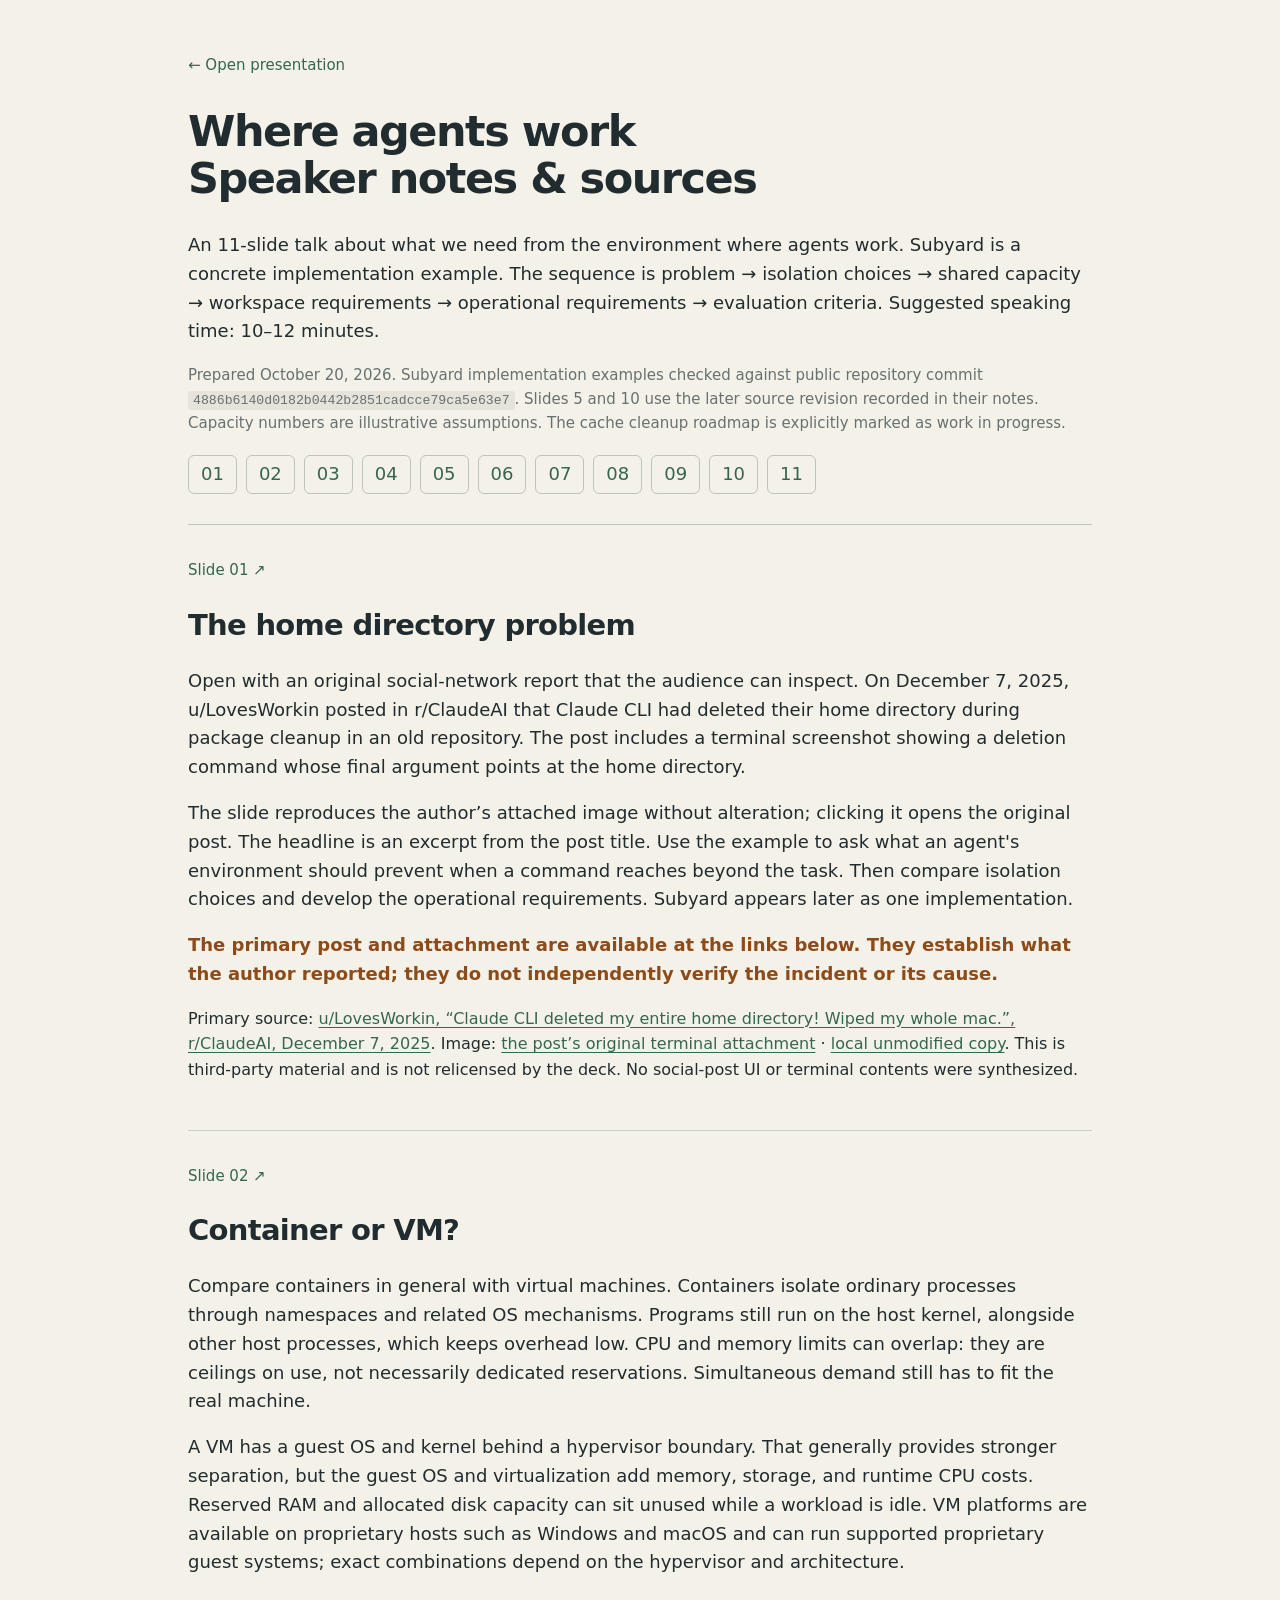
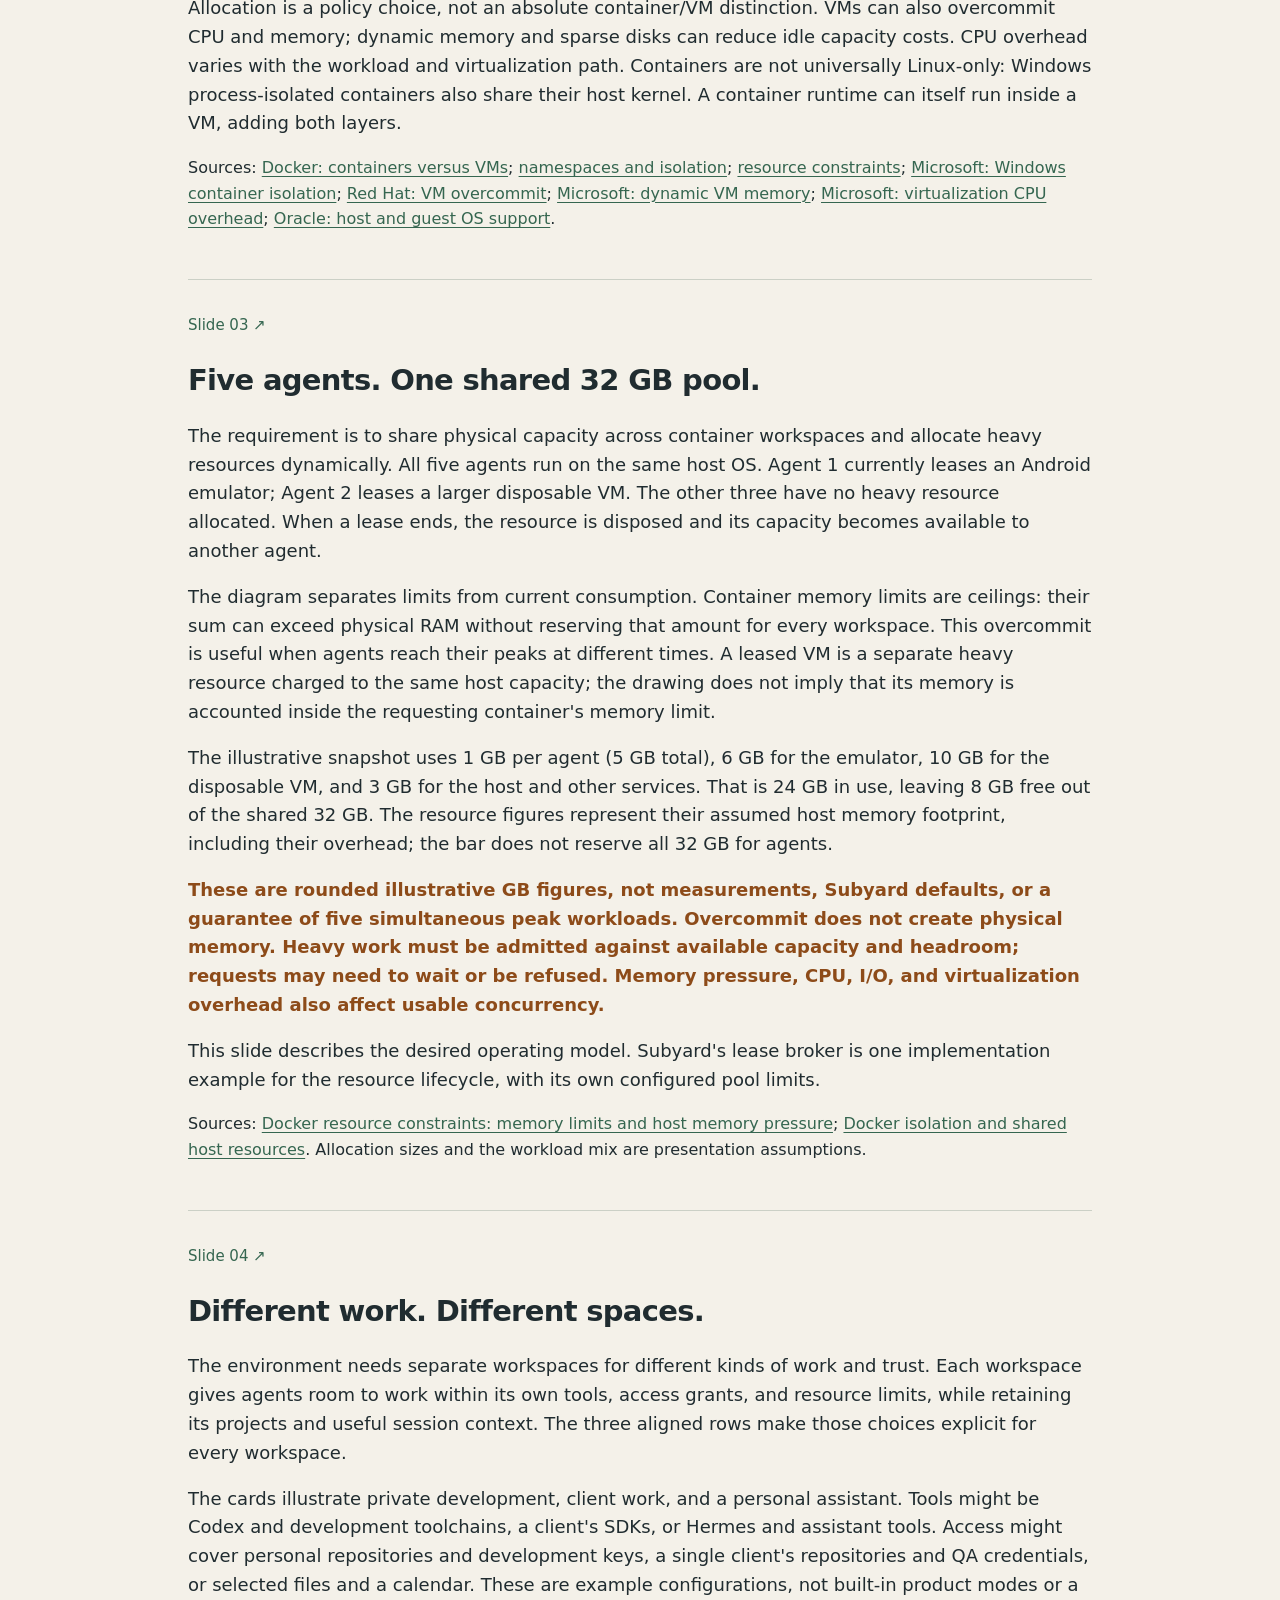
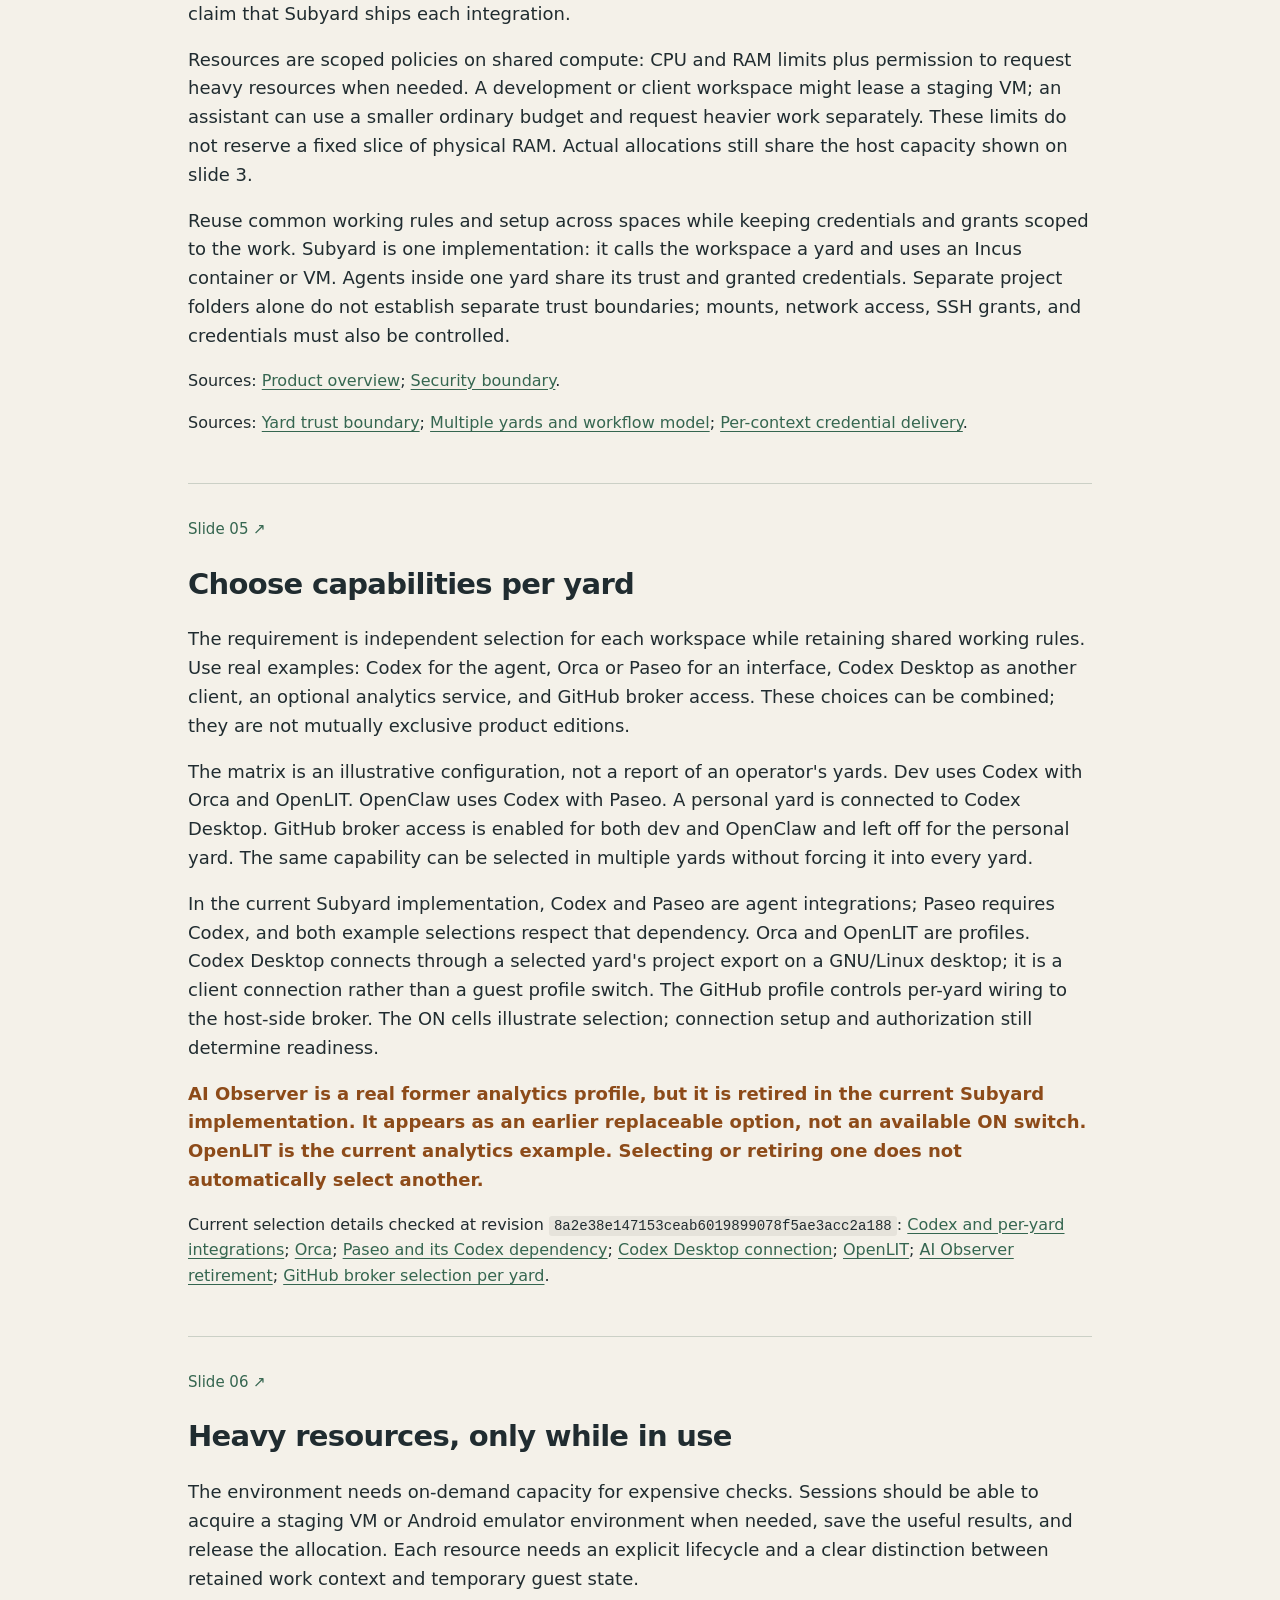
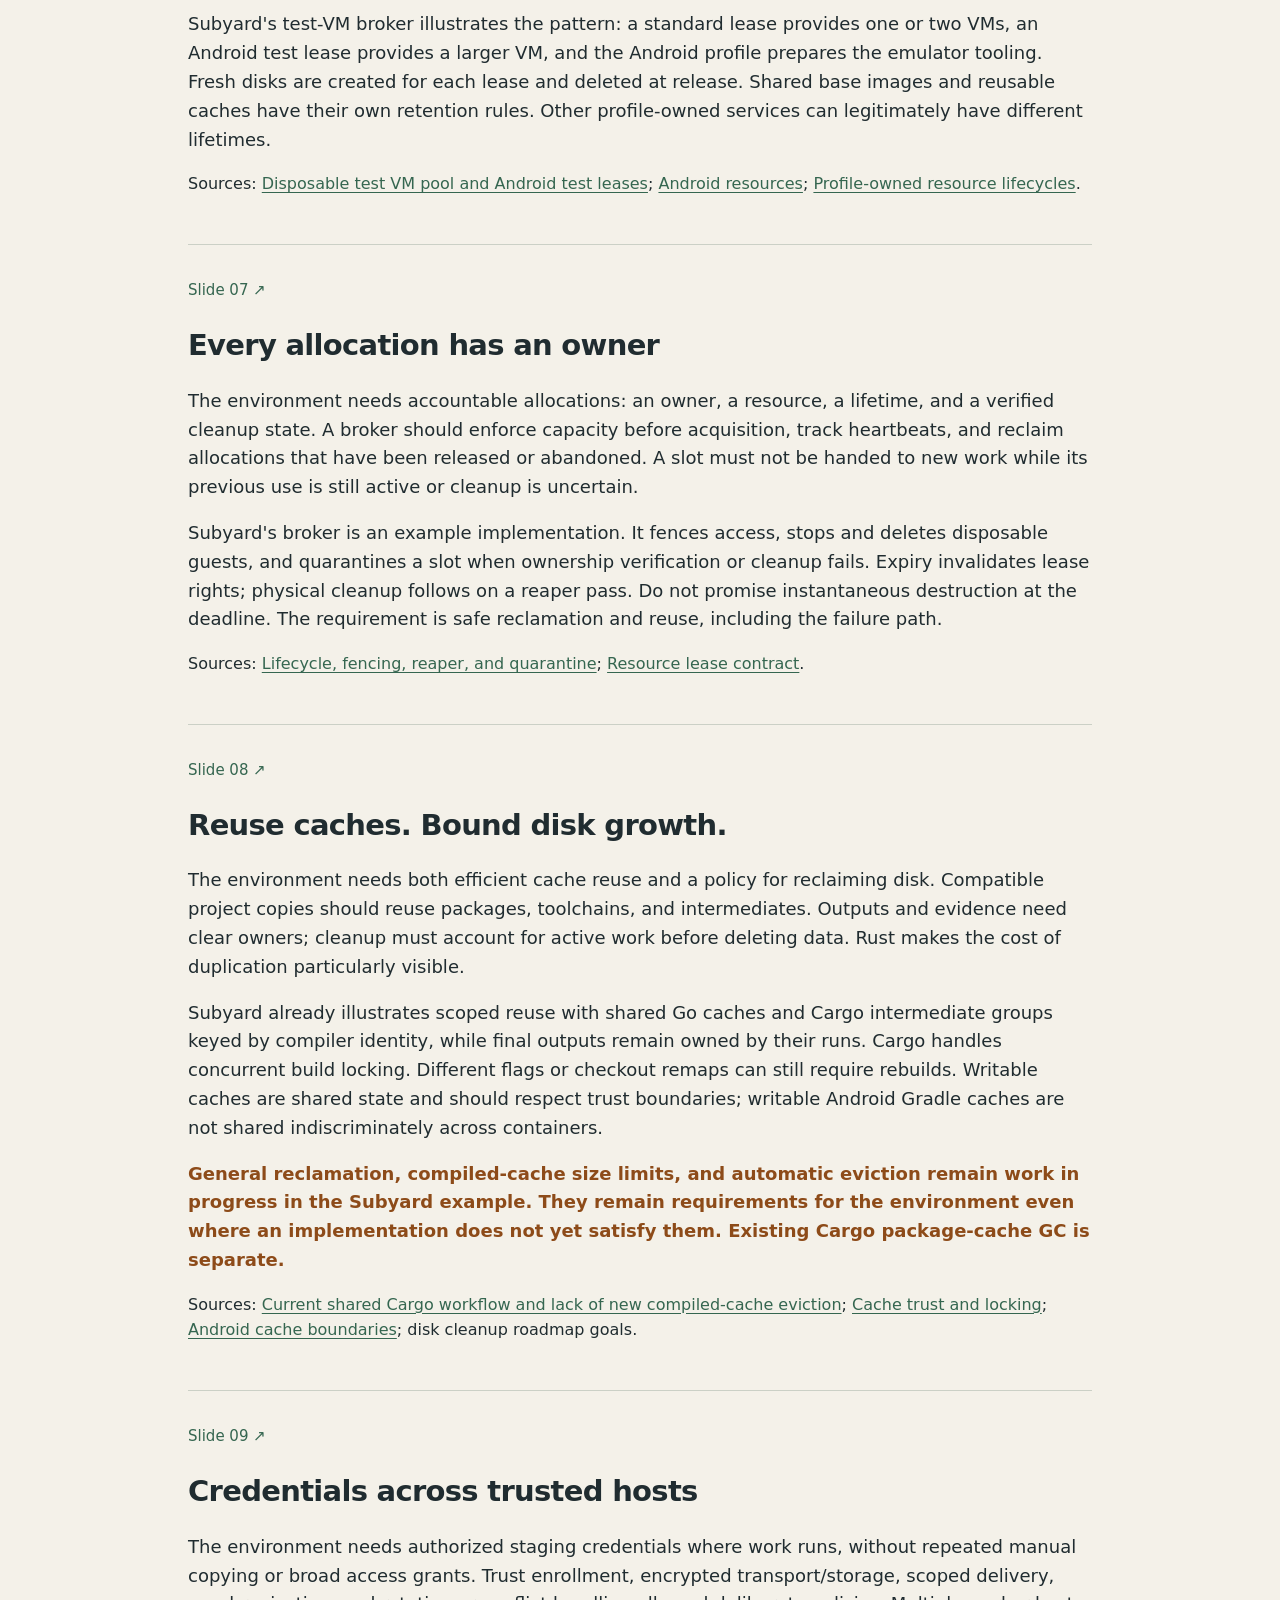
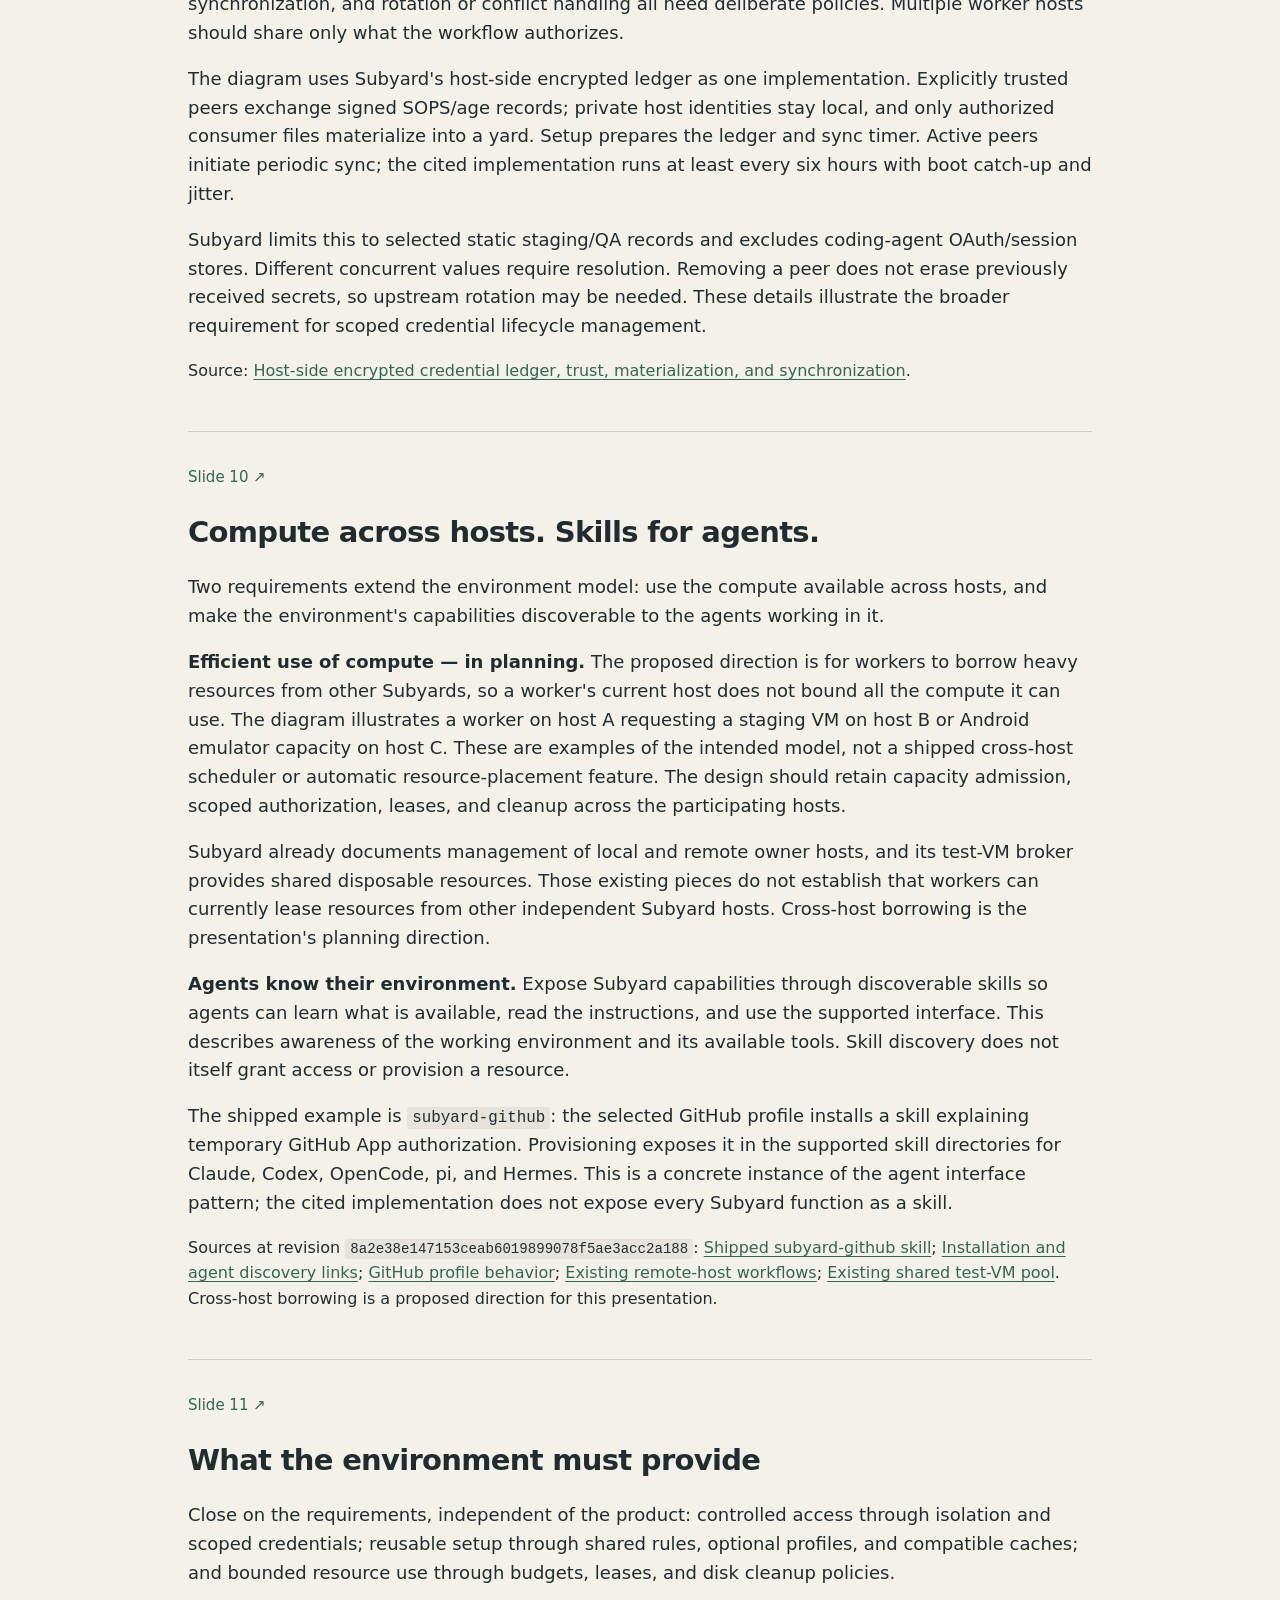
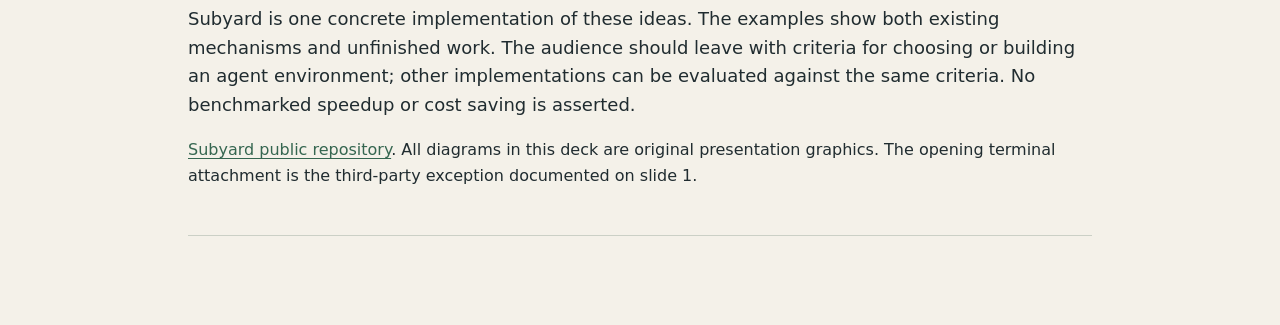
<file: presentation4/notes.html>
<!doctype html>
<html lang="en"><head><meta charset="utf-8"><meta name="viewport" content="width=device-width,initial-scale=1"><title>Where agents work — Speaker notes &amp; sources</title><style>
:root{color-scheme:light}*{box-sizing:border-box}body{margin:0;background:#f4f1e9;color:#202c30;font:18px/1.6 system-ui,sans-serif}main{max-width:960px;margin:0 auto;padding:50px 28px 90px}a{color:#356650;text-underline-offset:3px}header{border-bottom:1px solid #bdc5ba;padding-bottom:30px}h1{font-size:43px;line-height:1.1;letter-spacing:-1.5px}h2{font-size:29px;line-height:1.2;letter-spacing:-.7px}section{padding:30px 0;border-bottom:1px solid #cbd0c6;scroll-margin-top:22px}section:target{background:#e7ebdf;box-shadow:0 0 0 16px #e7ebdf}p{margin:17px 0}.meta{color:#667171;font-size:15px}.source{font-size:16px}li{margin:7px 0}.flag{color:#8d4b19;font-weight:700}code{font-size:.88em;background:#e6e3db;padding:2px 5px;border-radius:3px}.back{font-size:15px;text-decoration:none}nav{display:flex;flex-wrap:wrap;gap:9px;margin-top:20px}nav a{border:1px solid #bdc5ba;border-radius:6px;padding:4px 12px;text-decoration:none}@media print{section{break-inside:avoid}.back,nav{display:none}main{padding:0}a{color:inherit}section:target{background:none;box-shadow:none}}
</style></head><body><main>
<header><a class="back" href="index.html">← Open presentation</a><h1>Where agents work<br>Speaker notes &amp; sources</h1><p>An 11-slide talk about what we need from the environment where agents work. Subyard is a concrete implementation example. The sequence is problem → isolation choices → shared capacity → workspace requirements → operational requirements → evaluation criteria. Suggested speaking time: 10–12 minutes.</p><p class="meta">Prepared October 20, 2026. Subyard implementation examples checked against public repository commit <code>4886b6140d0182b0442b2851cadcce79ca5e63e7</code>. Slides 5 and 10 use the later source revision recorded in their notes. Capacity numbers are illustrative assumptions. The cache cleanup roadmap is explicitly marked as work in progress.</p><nav aria-label="Jump to slide"><a href="#slide-1">01</a><a href="#slide-2">02</a><a href="#slide-3">03</a><a href="#slide-4">04</a><a href="#slide-5">05</a><a href="#slide-6">06</a><a href="#slide-7">07</a><a href="#slide-8">08</a><a href="#slide-9">09</a><a href="#slide-10">10</a><a href="#slide-11">11</a></nav></header>

<section id="slide-1"><a class="back" href="index.html#1">Slide 01 ↗</a><h2>The home directory problem</h2><p>Open with an original social-network report that the audience can inspect. On December 7, 2025, u/LovesWorkin posted in r/ClaudeAI that Claude CLI had deleted their home directory during package cleanup in an old repository. The post includes a terminal screenshot showing a deletion command whose final argument points at the home directory.</p><p>The slide reproduces the author’s attached image without alteration; clicking it opens the original post. The headline is an excerpt from the post title. Use the example to ask what an agent's environment should prevent when a command reaches beyond the task. Then compare isolation choices and develop the operational requirements. Subyard appears later as one implementation.</p><p class="flag">The primary post and attachment are available at the links below. They establish what the author reported; they do not independently verify the incident or its cause.</p><p class="source">Primary source: <a href="https://www.reddit.com/r/ClaudeAI/comments/1pgxckk/claude_cli_deleted_my_entire_home_directory_wiped/">u/LovesWorkin, “Claude CLI deleted my entire home directory! Wiped my whole mac.”, r/ClaudeAI, December 7, 2025</a>. Image: <a href="https://i.redd.it/egjqmw80bv5g1.png">the post’s original terminal attachment</a> · <a href="assets/reddit-home-directory.png">local unmodified copy</a>. This is third-party material and is not relicensed by the deck. No social-post UI or terminal contents were synthesized.</p></section>

<section id="slide-2"><a class="back" href="index.html#2">Slide 02 ↗</a><h2>Container or VM?</h2><p>Compare containers in general with virtual machines. Containers isolate ordinary processes through namespaces and related OS mechanisms. Programs still run on the host kernel, alongside other host processes, which keeps overhead low. CPU and memory limits can overlap: they are ceilings on use, not necessarily dedicated reservations. Simultaneous demand still has to fit the real machine.</p><p>A VM has a guest OS and kernel behind a hypervisor boundary. That generally provides stronger separation, but the guest OS and virtualization add memory, storage, and runtime CPU costs. Reserved RAM and allocated disk capacity can sit unused while a workload is idle. VM platforms are available on proprietary hosts such as Windows and macOS and can run supported proprietary guest systems; exact combinations depend on the hypervisor and architecture.</p><p>Allocation is a policy choice, not an absolute container/VM distinction. VMs can also overcommit CPU and memory; dynamic memory and sparse disks can reduce idle capacity costs. CPU overhead varies with the workload and virtualization path. Containers are not universally Linux-only: Windows process-isolated containers also share their host kernel. A container runtime can itself run inside a VM, adding both layers.</p><p class="source">Sources: <a href="https://docs.docker.com/get-started/docker-concepts/the-basics/what-is-a-container/">Docker: containers versus VMs</a>; <a href="https://docs.docker.com/engine/security/">namespaces and isolation</a>; <a href="https://docs.docker.com/engine/containers/resource_constraints/">resource constraints</a>; <a href="https://learn.microsoft.com/en-us/virtualization/windowscontainers/manage-containers/hyperv-container">Microsoft: Windows container isolation</a>; <a href="https://docs.redhat.com/en/documentation/red_hat_enterprise_linux/7/html/virtualization_deployment_and_administration_guide/chap-overcommitting_with_kvm">Red Hat: VM overcommit</a>; <a href="https://learn.microsoft.com/en-us/windows-server/virtualization/hyper-v/dynamic-memory">Microsoft: dynamic VM memory</a>; <a href="https://learn.microsoft.com/en-us/windows-server/administration/performance-tuning/role/hyper-v-server/processor-performance">Microsoft: virtualization CPU overhead</a>; <a href="https://docs.oracle.com/en/virtualization/virtualbox/7.2/user/Introduction.html">Oracle: host and guest OS support</a>.</p></section>

<section id="slide-3"><a class="back" href="index.html#3">Slide 03 ↗</a><h2>Five agents. One shared 32 GB pool.</h2><p>The requirement is to share physical capacity across container workspaces and allocate heavy resources dynamically. All five agents run on the same host OS. Agent 1 currently leases an Android emulator; Agent 2 leases a larger disposable VM. The other three have no heavy resource allocated. When a lease ends, the resource is disposed and its capacity becomes available to another agent.</p><p>The diagram separates limits from current consumption. Container memory limits are ceilings: their sum can exceed physical RAM without reserving that amount for every workspace. This overcommit is useful when agents reach their peaks at different times. A leased VM is a separate heavy resource charged to the same host capacity; the drawing does not imply that its memory is accounted inside the requesting container's memory limit.</p><p>The illustrative snapshot uses 1 GB per agent (5 GB total), 6 GB for the emulator, 10 GB for the disposable VM, and 3 GB for the host and other services. That is 24 GB in use, leaving 8 GB free out of the shared 32 GB. The resource figures represent their assumed host memory footprint, including their overhead; the bar does not reserve all 32 GB for agents.</p><p class="flag">These are rounded illustrative GB figures, not measurements, Subyard defaults, or a guarantee of five simultaneous peak workloads. Overcommit does not create physical memory. Heavy work must be admitted against available capacity and headroom; requests may need to wait or be refused. Memory pressure, CPU, I/O, and virtualization overhead also affect usable concurrency.</p><p>This slide describes the desired operating model. Subyard's lease broker is one implementation example for the resource lifecycle, with its own configured pool limits.</p><p class="source">Sources: <a href="https://docs.docker.com/engine/containers/resource_constraints/">Docker resource constraints: memory limits and host memory pressure</a>; <a href="https://docs.docker.com/engine/security/">Docker isolation and shared host resources</a>. Allocation sizes and the workload mix are presentation assumptions.</p></section>

<section id="slide-4"><a class="back" href="index.html#4">Slide 04 ↗</a><h2>Different work. Different spaces.</h2><p>The environment needs separate workspaces for different kinds of work and trust. Each workspace gives agents room to work within its own tools, access grants, and resource limits, while retaining its projects and useful session context. The three aligned rows make those choices explicit for every workspace.</p><p>The cards illustrate private development, client work, and a personal assistant. Tools might be Codex and development toolchains, a client's SDKs, or Hermes and assistant tools. Access might cover personal repositories and development keys, a single client's repositories and QA credentials, or selected files and a calendar. These are example configurations, not built-in product modes or a claim that Subyard ships each integration.</p><p>Resources are scoped policies on shared compute: CPU and RAM limits plus permission to request heavy resources when needed. A development or client workspace might lease a staging VM; an assistant can use a smaller ordinary budget and request heavier work separately. These limits do not reserve a fixed slice of physical RAM. Actual allocations still share the host capacity shown on slide 3.</p><p>Reuse common working rules and setup across spaces while keeping credentials and grants scoped to the work. Subyard is one implementation: it calls the workspace a yard and uses an Incus container or VM. Agents inside one yard share its trust and granted credentials. Separate project folders alone do not establish separate trust boundaries; mounts, network access, SSH grants, and credentials must also be controlled.</p><p class="source">Sources: <a href="https://github.com/Subyard/Subyard/blob/4886b6140d0182b0442b2851cadcce79ca5e63e7/README.md">Product overview</a>; <a href="https://github.com/Subyard/Subyard/blob/4886b6140d0182b0442b2851cadcce79ca5e63e7/docs/security.md">Security boundary</a>.</p><p class="source">Sources: <a href="https://github.com/Subyard/Subyard/blob/4886b6140d0182b0442b2851cadcce79ca5e63e7/README.md#the-host-stays-yours">Yard trust boundary</a>; <a href="https://github.com/Subyard/Subyard/blob/4886b6140d0182b0442b2851cadcce79ca5e63e7/docs/workflows.md">Multiple yards and workflow model</a>; <a href="https://github.com/Subyard/Subyard/blob/4886b6140d0182b0442b2851cadcce79ca5e63e7/docs/keys.md">Per-context credential delivery</a>.</p></section>

<section id="slide-5"><a class="back" href="index.html#5">Slide 05 ↗</a><h2>Choose capabilities per yard</h2><p>The requirement is independent selection for each workspace while retaining shared working rules. Use real examples: Codex for the agent, Orca or Paseo for an interface, Codex Desktop as another client, an optional analytics service, and GitHub broker access. These choices can be combined; they are not mutually exclusive product editions.</p><p>The matrix is an illustrative configuration, not a report of an operator's yards. Dev uses Codex with Orca and OpenLIT. OpenClaw uses Codex with Paseo. A personal yard is connected to Codex Desktop. GitHub broker access is enabled for both dev and OpenClaw and left off for the personal yard. The same capability can be selected in multiple yards without forcing it into every yard.</p><p>In the current Subyard implementation, Codex and Paseo are agent integrations; Paseo requires Codex, and both example selections respect that dependency. Orca and OpenLIT are profiles. Codex Desktop connects through a selected yard's project export on a GNU/Linux desktop; it is a client connection rather than a guest profile switch. The GitHub profile controls per-yard wiring to the host-side broker. The ON cells illustrate selection; connection setup and authorization still determine readiness.</p><p class="flag">AI Observer is a real former analytics profile, but it is retired in the current Subyard implementation. It appears as an earlier replaceable option, not an available ON switch. OpenLIT is the current analytics example. Selecting or retiring one does not automatically select another.</p><p class="source">Current selection details checked at revision <code>8a2e38e147153ceab6019899078f5ae3acc2a188</code>: <a href="https://github.com/Subyard/Subyard/blob/8a2e38e147153ceab6019899078f5ae3acc2a188/docs/configuration.md#per-yard-coding-tool-selection">Codex and per-yard integrations</a>; <a href="https://github.com/Subyard/Subyard/blob/8a2e38e147153ceab6019899078f5ae3acc2a188/docs/orca.md">Orca</a>; <a href="https://github.com/Subyard/Subyard/blob/8a2e38e147153ceab6019899078f5ae3acc2a188/docs/paseo.md">Paseo and its Codex dependency</a>; <a href="https://github.com/Subyard/Subyard/blob/8a2e38e147153ceab6019899078f5ae3acc2a188/docs/codex-desktop.md">Codex Desktop connection</a>; <a href="https://github.com/Subyard/Subyard/blob/8a2e38e147153ceab6019899078f5ae3acc2a188/docs/openlit.md">OpenLIT</a>; <a href="https://github.com/Subyard/Subyard/blob/8a2e38e147153ceab6019899078f5ae3acc2a188/docs/openlit.md#predecessor-retirement">AI Observer retirement</a>; <a href="https://github.com/Subyard/Subyard/blob/8a2e38e147153ceab6019899078f5ae3acc2a188/docs/github.md">GitHub broker selection per yard</a>.</p></section>

<section id="slide-6"><a class="back" href="index.html#6">Slide 06 ↗</a><h2>Heavy resources, only while in use</h2><p>The environment needs on-demand capacity for expensive checks. Sessions should be able to acquire a staging VM or Android emulator environment when needed, save the useful results, and release the allocation. Each resource needs an explicit lifecycle and a clear distinction between retained work context and temporary guest state.</p><p>Subyard's test-VM broker illustrates the pattern: a standard lease provides one or two VMs, an Android test lease provides a larger VM, and the Android profile prepares the emulator tooling. Fresh disks are created for each lease and deleted at release. Shared base images and reusable caches have their own retention rules. Other profile-owned services can legitimately have different lifetimes.</p><p class="source">Sources: <a href="https://github.com/Subyard/Subyard/blob/4886b6140d0182b0442b2851cadcce79ca5e63e7/docs/test-vms.md">Disposable test VM pool and Android test leases</a>; <a href="https://github.com/Subyard/Subyard/blob/4886b6140d0182b0442b2851cadcce79ca5e63e7/docs/android.md">Android resources</a>; <a href="https://github.com/Subyard/Subyard/blob/4886b6140d0182b0442b2851cadcce79ca5e63e7/docs/workflows.md">Profile-owned resource lifecycles</a>.</p></section>

<section id="slide-7"><a class="back" href="index.html#7">Slide 07 ↗</a><h2>Every allocation has an owner</h2><p>The environment needs accountable allocations: an owner, a resource, a lifetime, and a verified cleanup state. A broker should enforce capacity before acquisition, track heartbeats, and reclaim allocations that have been released or abandoned. A slot must not be handed to new work while its previous use is still active or cleanup is uncertain.</p><p>Subyard's broker is an example implementation. It fences access, stops and deletes disposable guests, and quarantines a slot when ownership verification or cleanup fails. Expiry invalidates lease rights; physical cleanup follows on a reaper pass. Do not promise instantaneous destruction at the deadline. The requirement is safe reclamation and reuse, including the failure path.</p><p class="source">Sources: <a href="https://github.com/Subyard/Subyard/blob/4886b6140d0182b0442b2851cadcce79ca5e63e7/docs/test-vms.md">Lifecycle, fencing, reaper, and quarantine</a>; <a href="https://github.com/Subyard/Subyard/blob/4886b6140d0182b0442b2851cadcce79ca5e63e7/docs/reference/resource-leases.md">Resource lease contract</a>.</p></section>

<section id="slide-8"><a class="back" href="index.html#8">Slide 08 ↗</a><h2>Reuse caches. Bound disk growth.</h2><p>The environment needs both efficient cache reuse and a policy for reclaiming disk. Compatible project copies should reuse packages, toolchains, and intermediates. Outputs and evidence need clear owners; cleanup must account for active work before deleting data. Rust makes the cost of duplication particularly visible.</p><p>Subyard already illustrates scoped reuse with shared Go caches and Cargo intermediate groups keyed by compiler identity, while final outputs remain owned by their runs. Cargo handles concurrent build locking. Different flags or checkout remaps can still require rebuilds. Writable caches are shared state and should respect trust boundaries; writable Android Gradle caches are not shared indiscriminately across containers.</p><p class="flag">General reclamation, compiled-cache size limits, and automatic eviction remain work in progress in the Subyard example. They remain requirements for the environment even where an implementation does not yet satisfy them. Existing Cargo package-cache GC is separate.</p><p class="source">Sources: <a href="https://github.com/Subyard/Subyard/blob/4886b6140d0182b0442b2851cadcce79ca5e63e7/docs/development.md#toolchain">Current shared Cargo workflow and lack of new compiled-cache eviction</a>; <a href="https://github.com/Subyard/Subyard/blob/4886b6140d0182b0442b2851cadcce79ca5e63e7/docs/security.md">Cache trust and locking</a>; <a href="https://github.com/Subyard/Subyard/blob/4886b6140d0182b0442b2851cadcce79ca5e63e7/docs/android.md">Android cache boundaries</a>; disk cleanup roadmap goals.</p></section>

<section id="slide-9"><a class="back" href="index.html#9">Slide 09 ↗</a><h2>Credentials across trusted hosts</h2><p>The environment needs authorized staging credentials where work runs, without repeated manual copying or broad access grants. Trust enrollment, encrypted transport/storage, scoped delivery, synchronization, and rotation or conflict handling all need deliberate policies. Multiple worker hosts should share only what the workflow authorizes.</p><p>The diagram uses Subyard's host-side encrypted ledger as one implementation. Explicitly trusted peers exchange signed SOPS/age records; private host identities stay local, and only authorized consumer files materialize into a yard. Setup prepares the ledger and sync timer. Active peers initiate periodic sync; the cited implementation runs at least every six hours with boot catch-up and jitter.</p><p>Subyard limits this to selected static staging/QA records and excludes coding-agent OAuth/session stores. Different concurrent values require resolution. Removing a peer does not erase previously received secrets, so upstream rotation may be needed. These details illustrate the broader requirement for scoped credential lifecycle management.</p><p class="source">Source: <a href="https://github.com/Subyard/Subyard/blob/4886b6140d0182b0442b2851cadcce79ca5e63e7/docs/keys.md">Host-side encrypted credential ledger, trust, materialization, and synchronization</a>.</p></section>

<section id="slide-10"><a class="back" href="index.html#10">Slide 10 ↗</a><h2>Compute across hosts. Skills for agents.</h2><p>Two requirements extend the environment model: use the compute available across hosts, and make the environment's capabilities discoverable to the agents working in it.</p><p><strong>Efficient use of compute — in planning.</strong> The proposed direction is for workers to borrow heavy resources from other Subyards, so a worker's current host does not bound all the compute it can use. The diagram illustrates a worker on host A requesting a staging VM on host B or Android emulator capacity on host C. These are examples of the intended model, not a shipped cross-host scheduler or automatic resource-placement feature. The design should retain capacity admission, scoped authorization, leases, and cleanup across the participating hosts.</p><p>Subyard already documents management of local and remote owner hosts, and its test-VM broker provides shared disposable resources. Those existing pieces do not establish that workers can currently lease resources from other independent Subyard hosts. Cross-host borrowing is the presentation's planning direction.</p><p><strong>Agents know their environment.</strong> Expose Subyard capabilities through discoverable skills so agents can learn what is available, read the instructions, and use the supported interface. This describes awareness of the working environment and its available tools. Skill discovery does not itself grant access or provision a resource.</p><p>The shipped example is <code>subyard-github</code>: the selected GitHub profile installs a skill explaining temporary GitHub App authorization. Provisioning exposes it in the supported skill directories for Claude, Codex, OpenCode, pi, and Hermes. This is a concrete instance of the agent interface pattern; the cited implementation does not expose every Subyard function as a skill.</p><p class="source">Sources at revision <code>8a2e38e147153ceab6019899078f5ae3acc2a188</code>: <a href="https://github.com/Subyard/Subyard/blob/8a2e38e147153ceab6019899078f5ae3acc2a188/config/profiles/github/SKILL.md">Shipped subyard-github skill</a>; <a href="https://github.com/Subyard/Subyard/blob/8a2e38e147153ceab6019899078f5ae3acc2a188/config/profiles/github/provision.sh">Installation and agent discovery links</a>; <a href="https://github.com/Subyard/Subyard/blob/8a2e38e147153ceab6019899078f5ae3acc2a188/docs/github.md">GitHub profile behavior</a>; <a href="https://github.com/Subyard/Subyard/blob/8a2e38e147153ceab6019899078f5ae3acc2a188/docs/workflows.md">Existing remote-host workflows</a>; <a href="https://github.com/Subyard/Subyard/blob/8a2e38e147153ceab6019899078f5ae3acc2a188/docs/test-vms.md">Existing shared test-VM pool</a>. Cross-host borrowing is a proposed direction for this presentation.</p></section>

<section id="slide-11"><a class="back" href="index.html#11">Slide 11 ↗</a><h2>What the environment must provide</h2><p>Close on the requirements, independent of the product: controlled access through isolation and scoped credentials; reusable setup through shared rules, optional profiles, and compatible caches; and bounded resource use through budgets, leases, and disk cleanup policies.</p><p>Subyard is one concrete implementation of these ideas. The examples show both existing mechanisms and unfinished work. The audience should leave with criteria for choosing or building an agent environment; other implementations can be evaluated against the same criteria. No benchmarked speedup or cost saving is asserted.</p><p class="source"><a href="https://github.com/Subyard/Subyard">Subyard public repository</a>. All diagrams in this deck are original presentation graphics. The opening terminal attachment is the third-party exception documented on slide 1.</p></section>
</main></body></html>
</file>
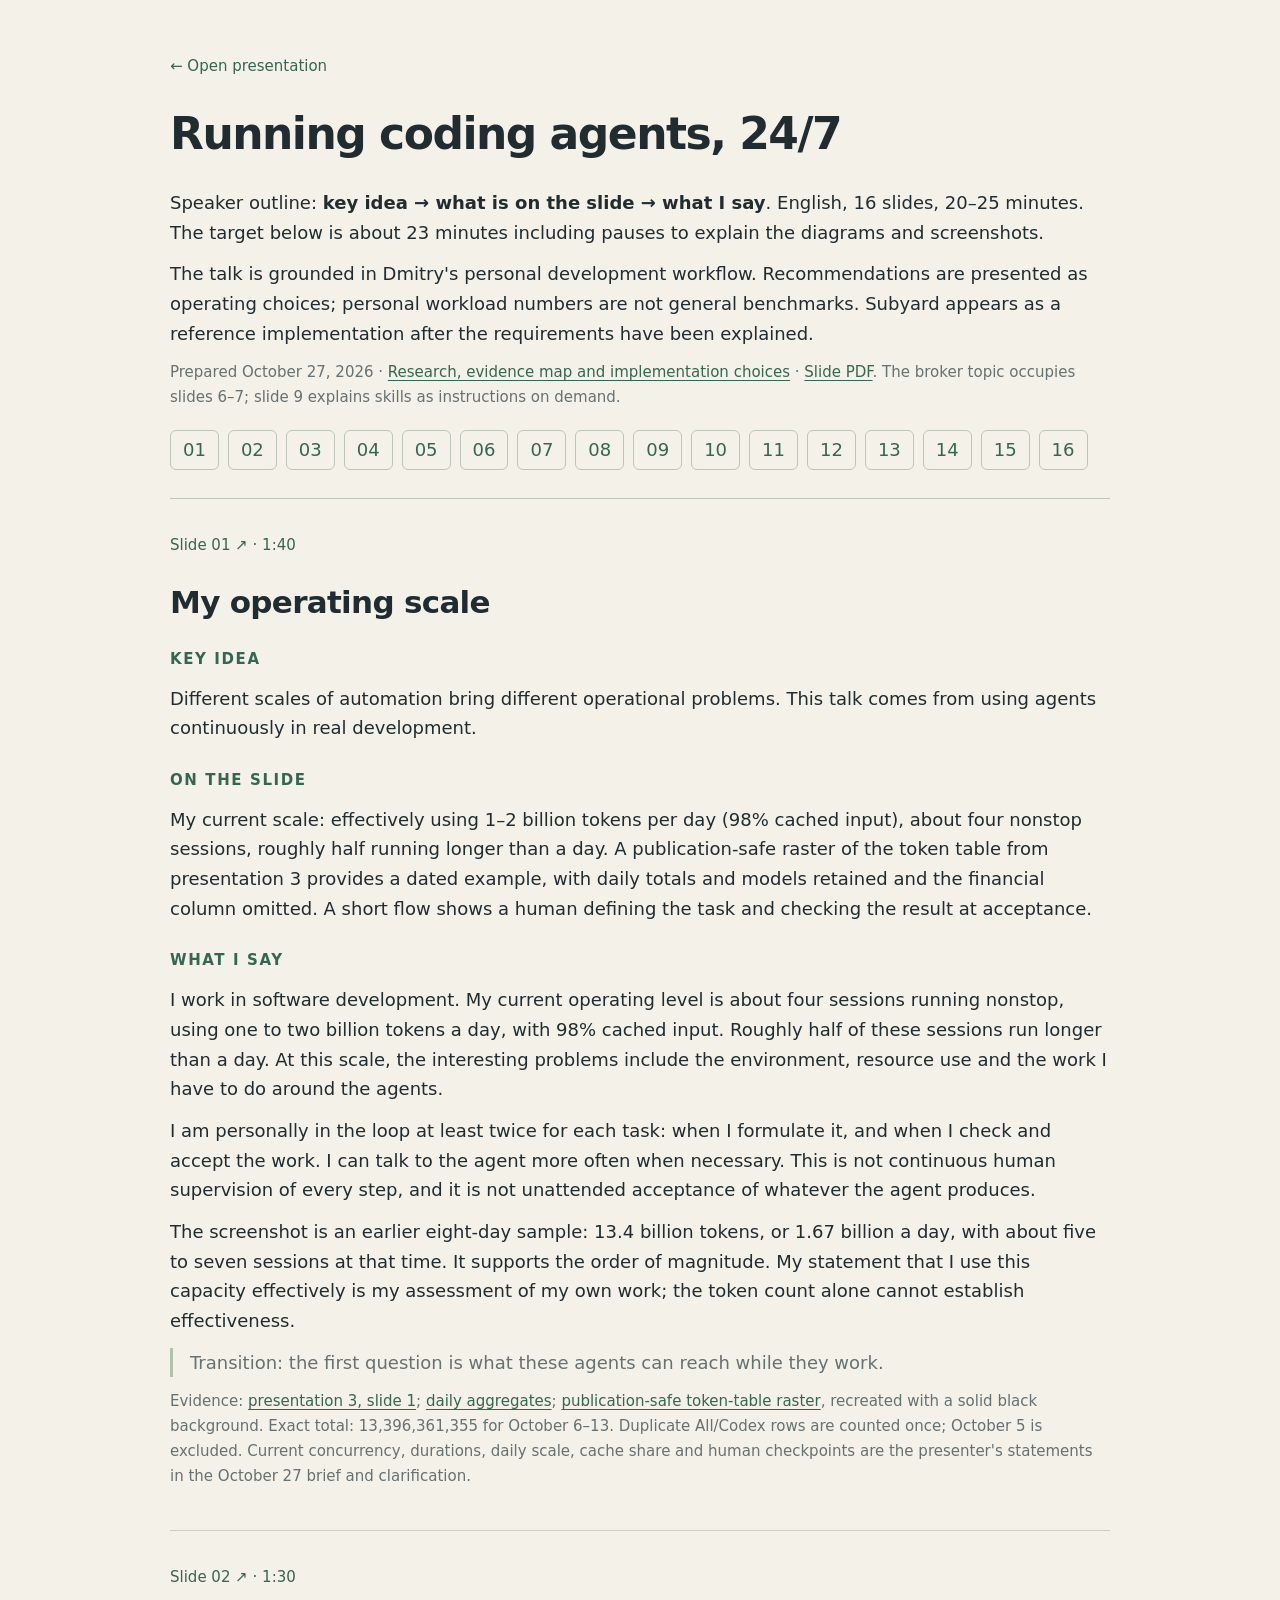
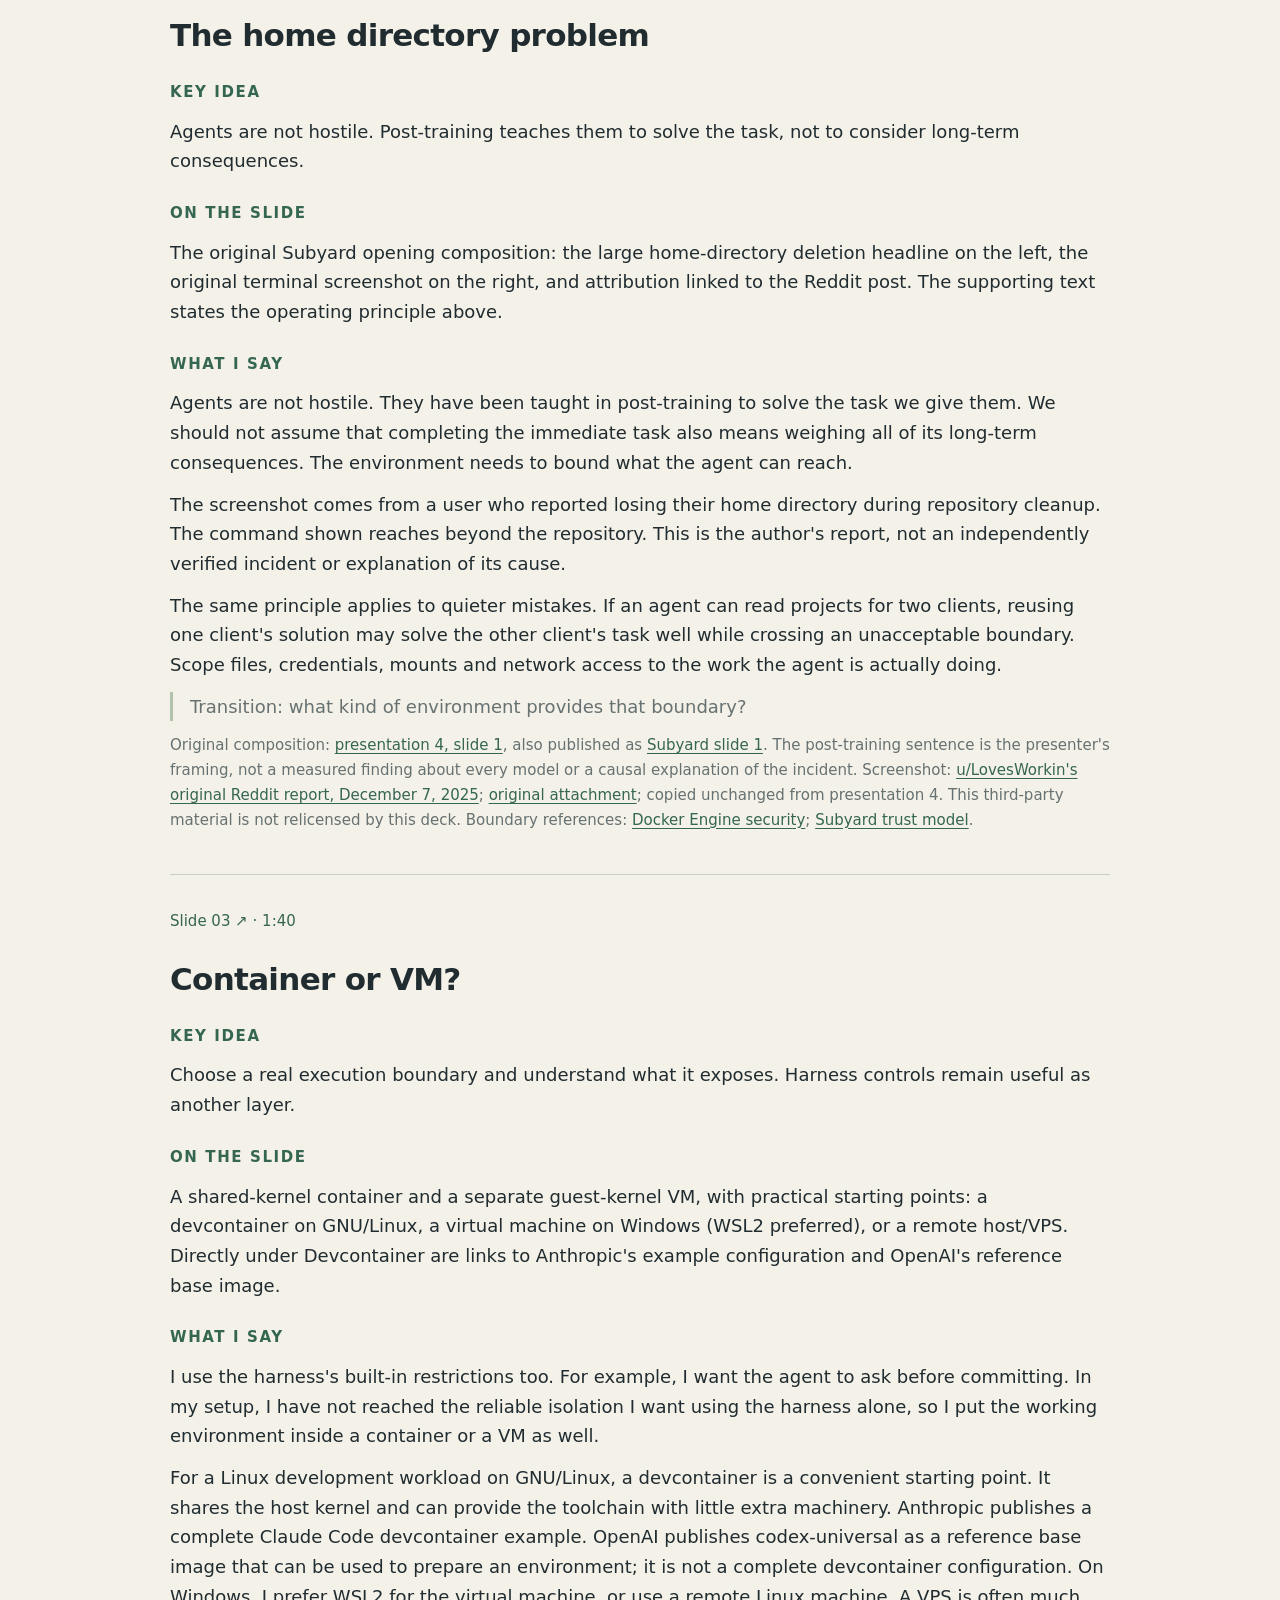
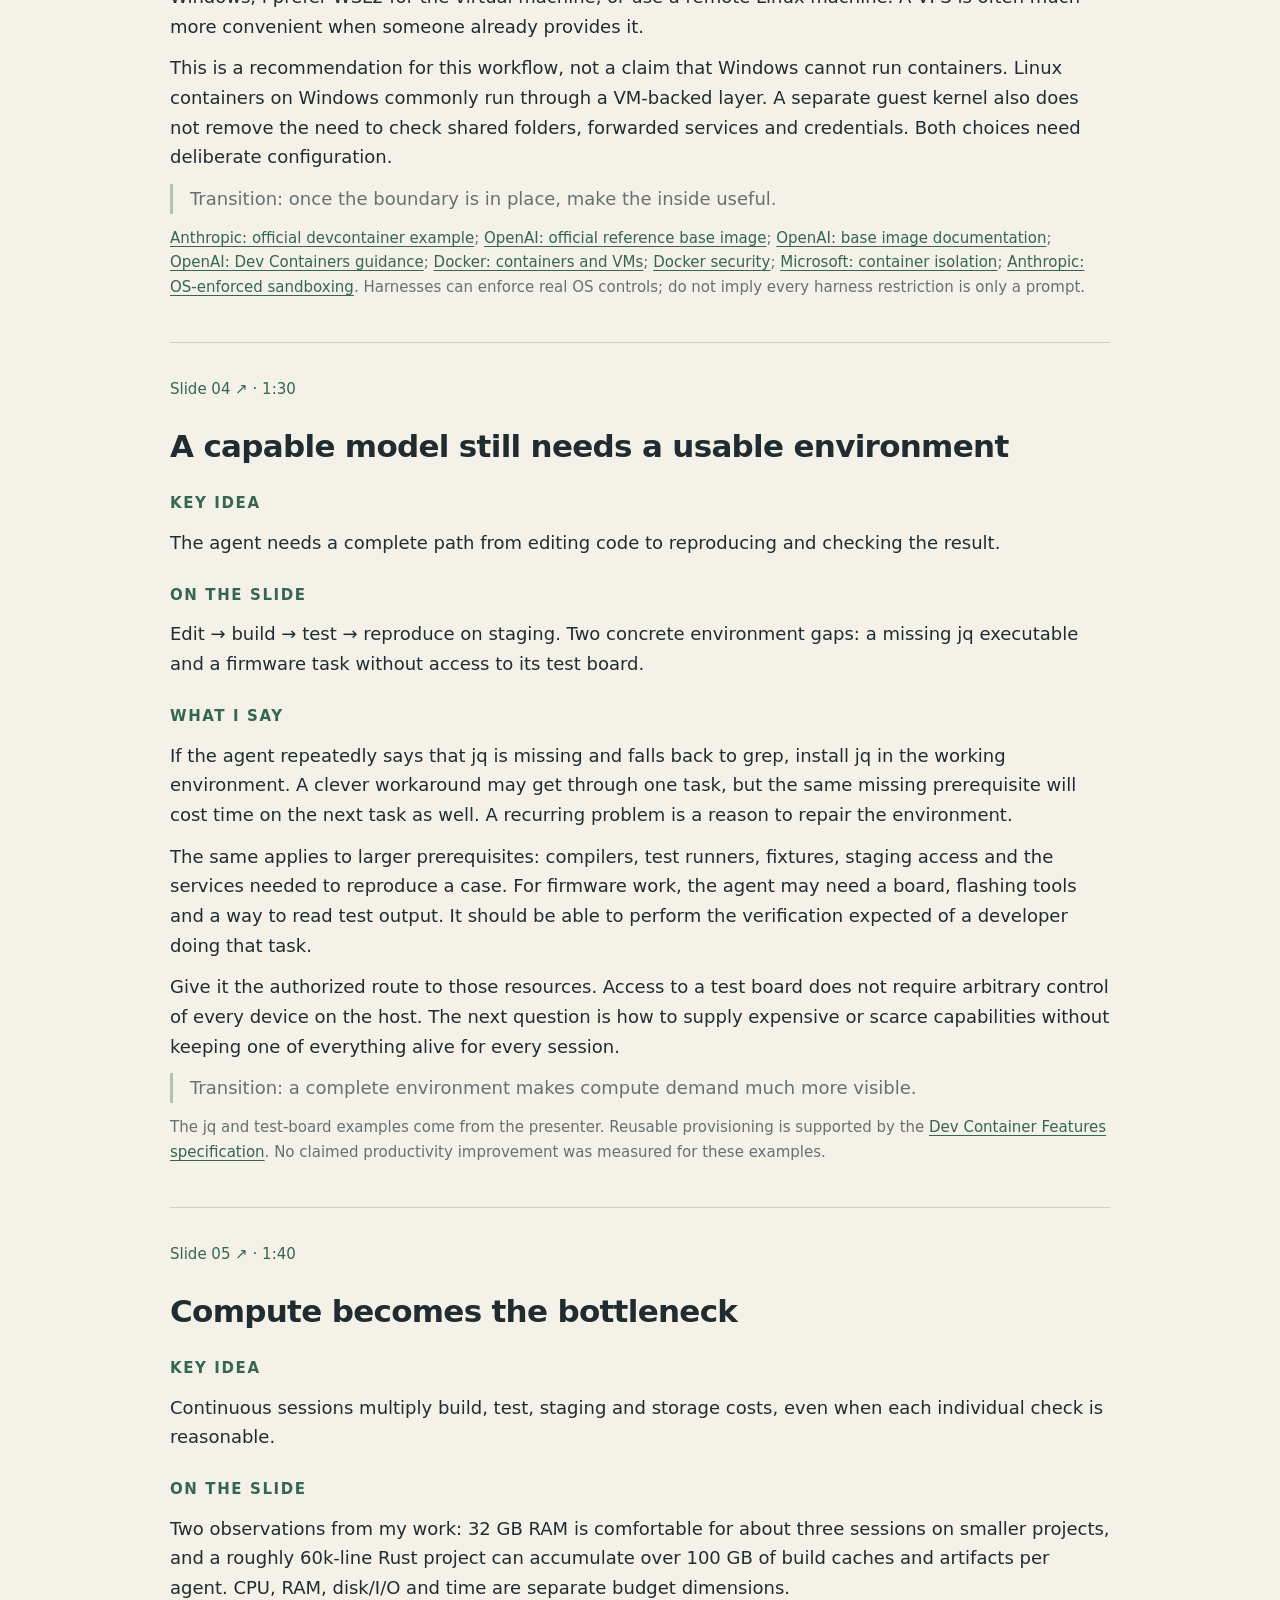
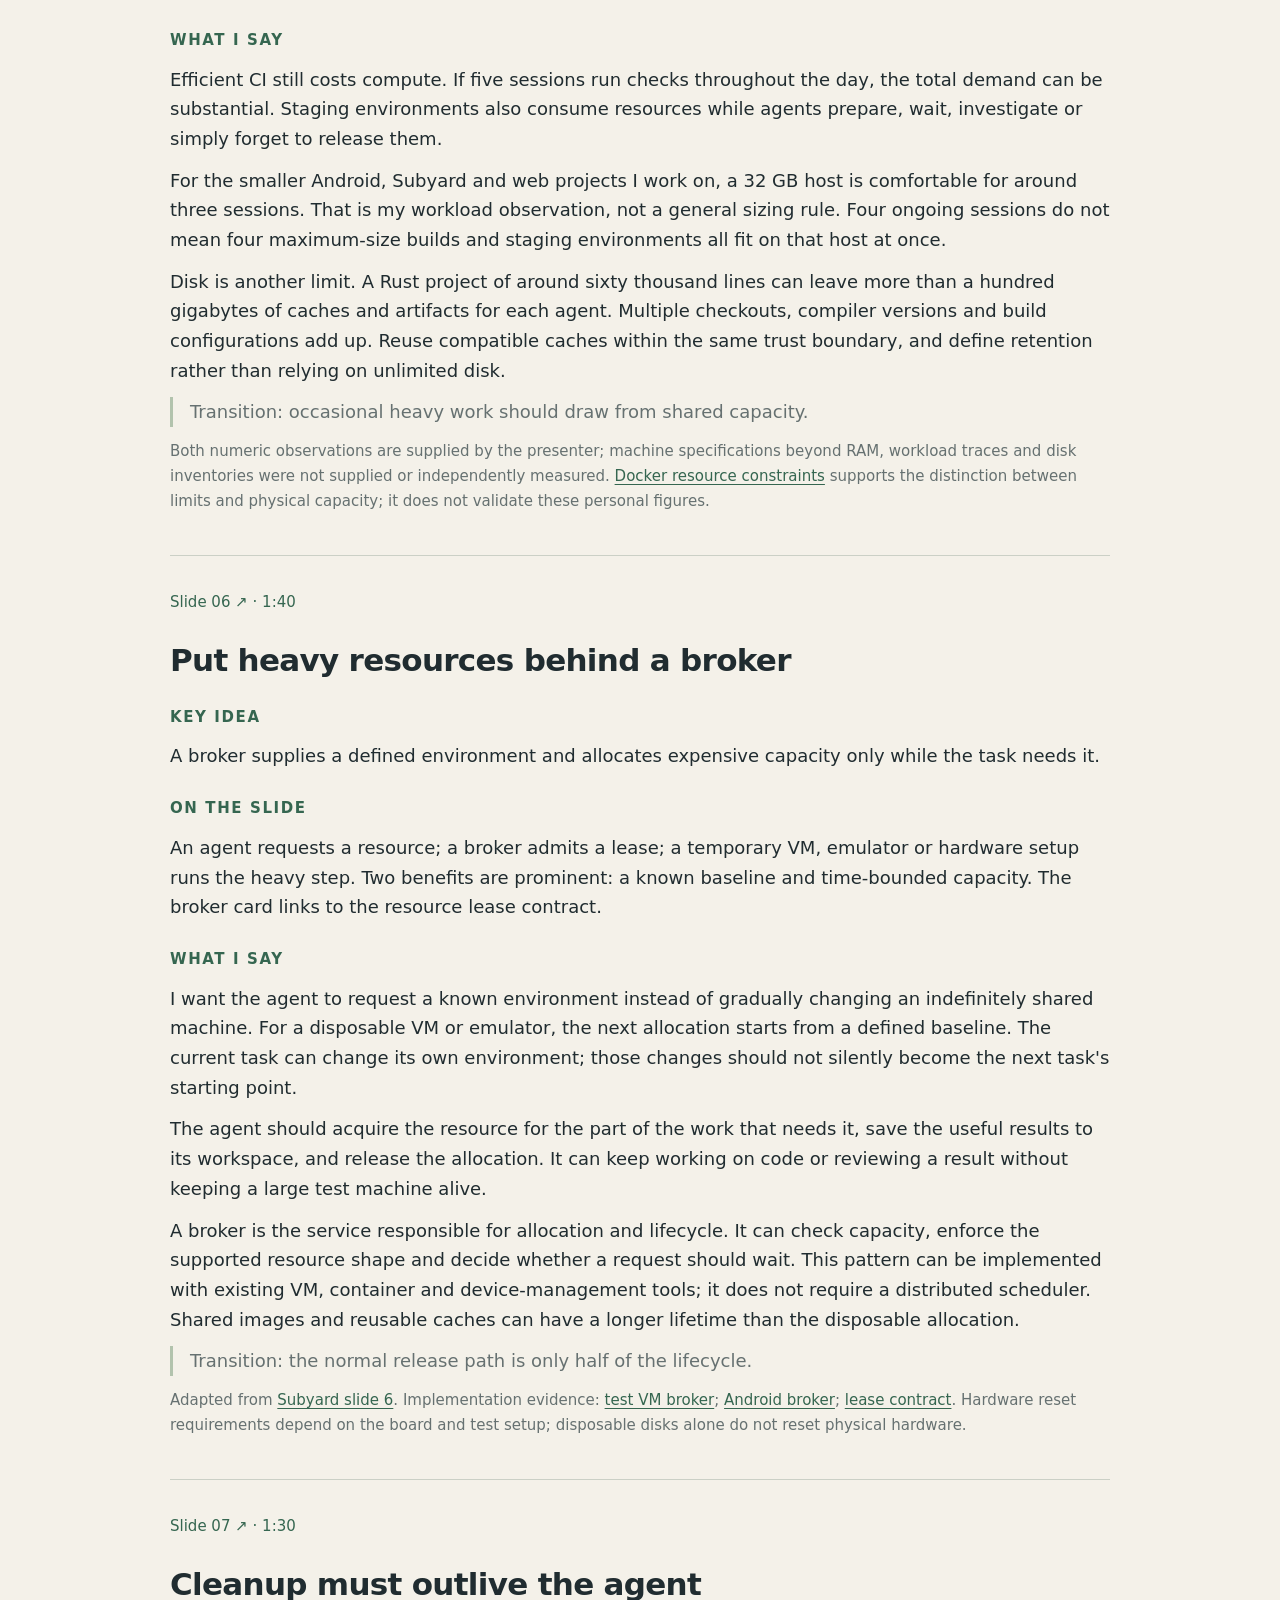
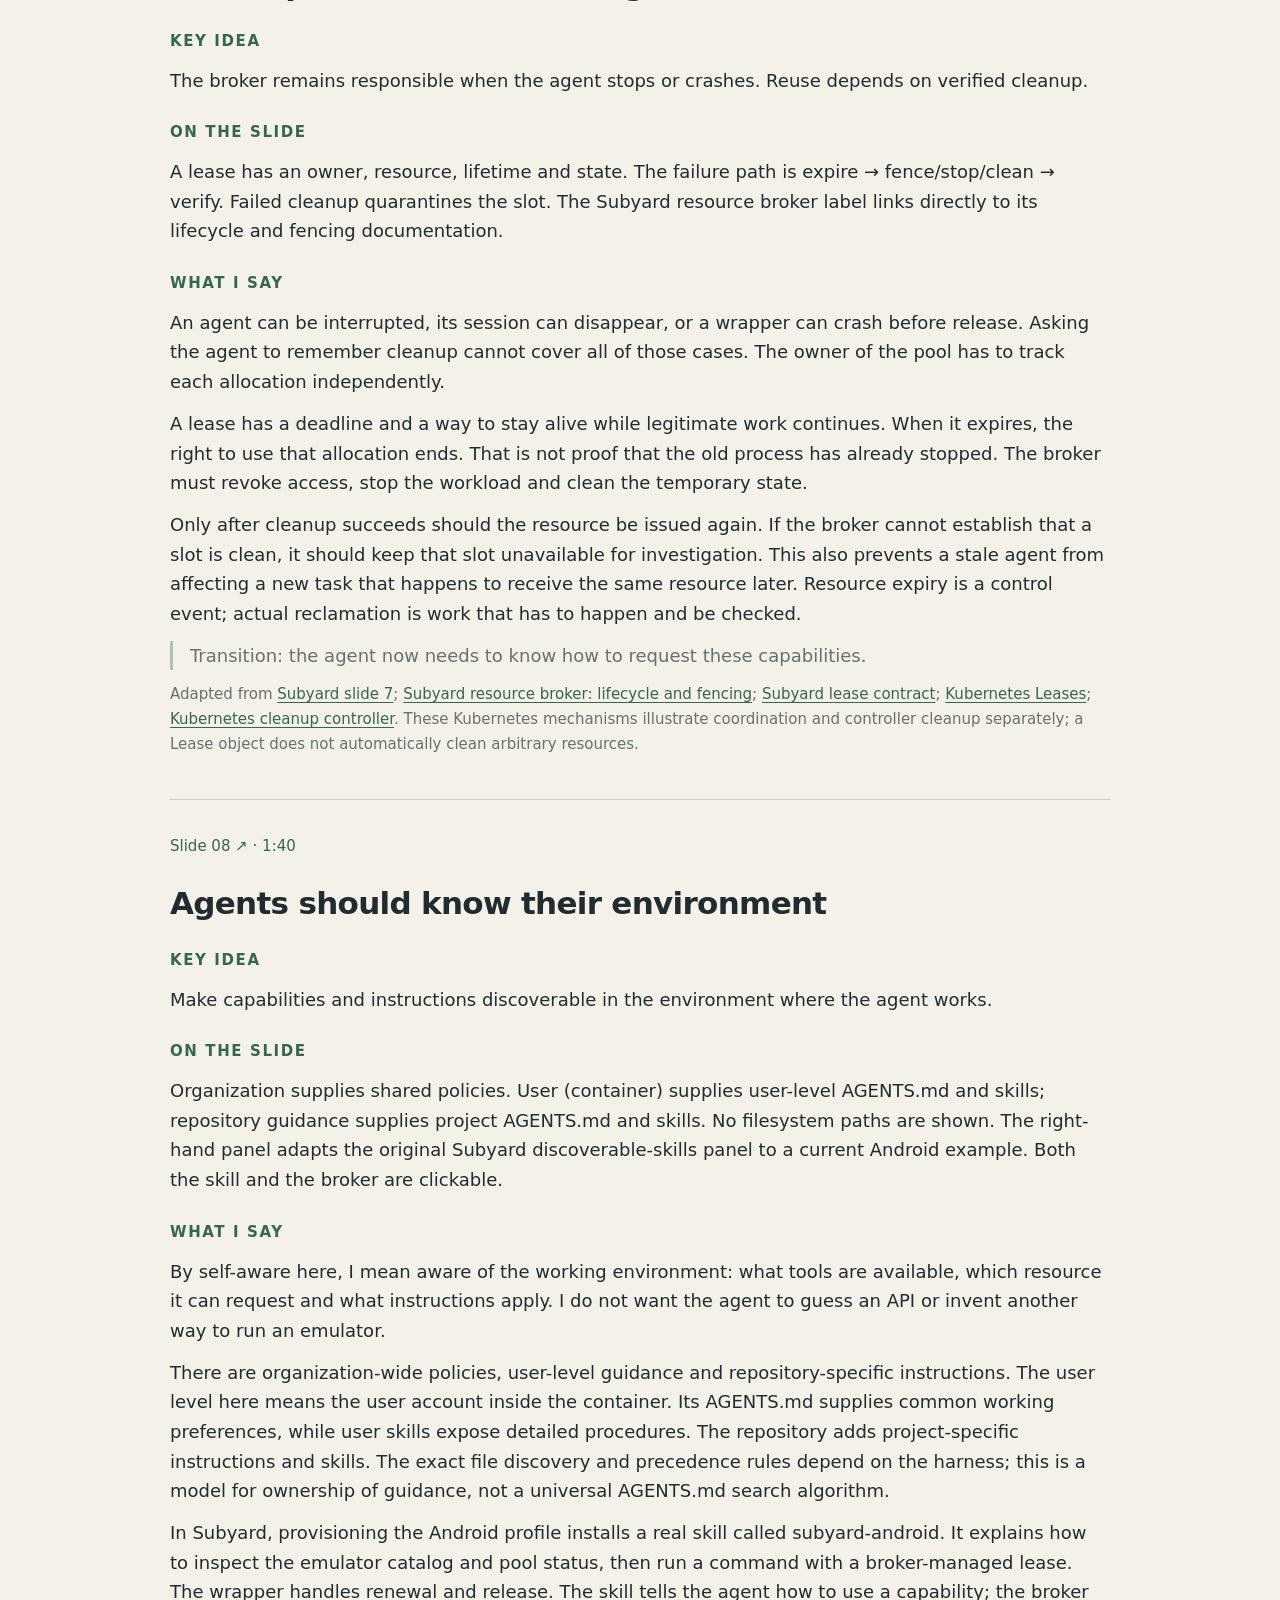
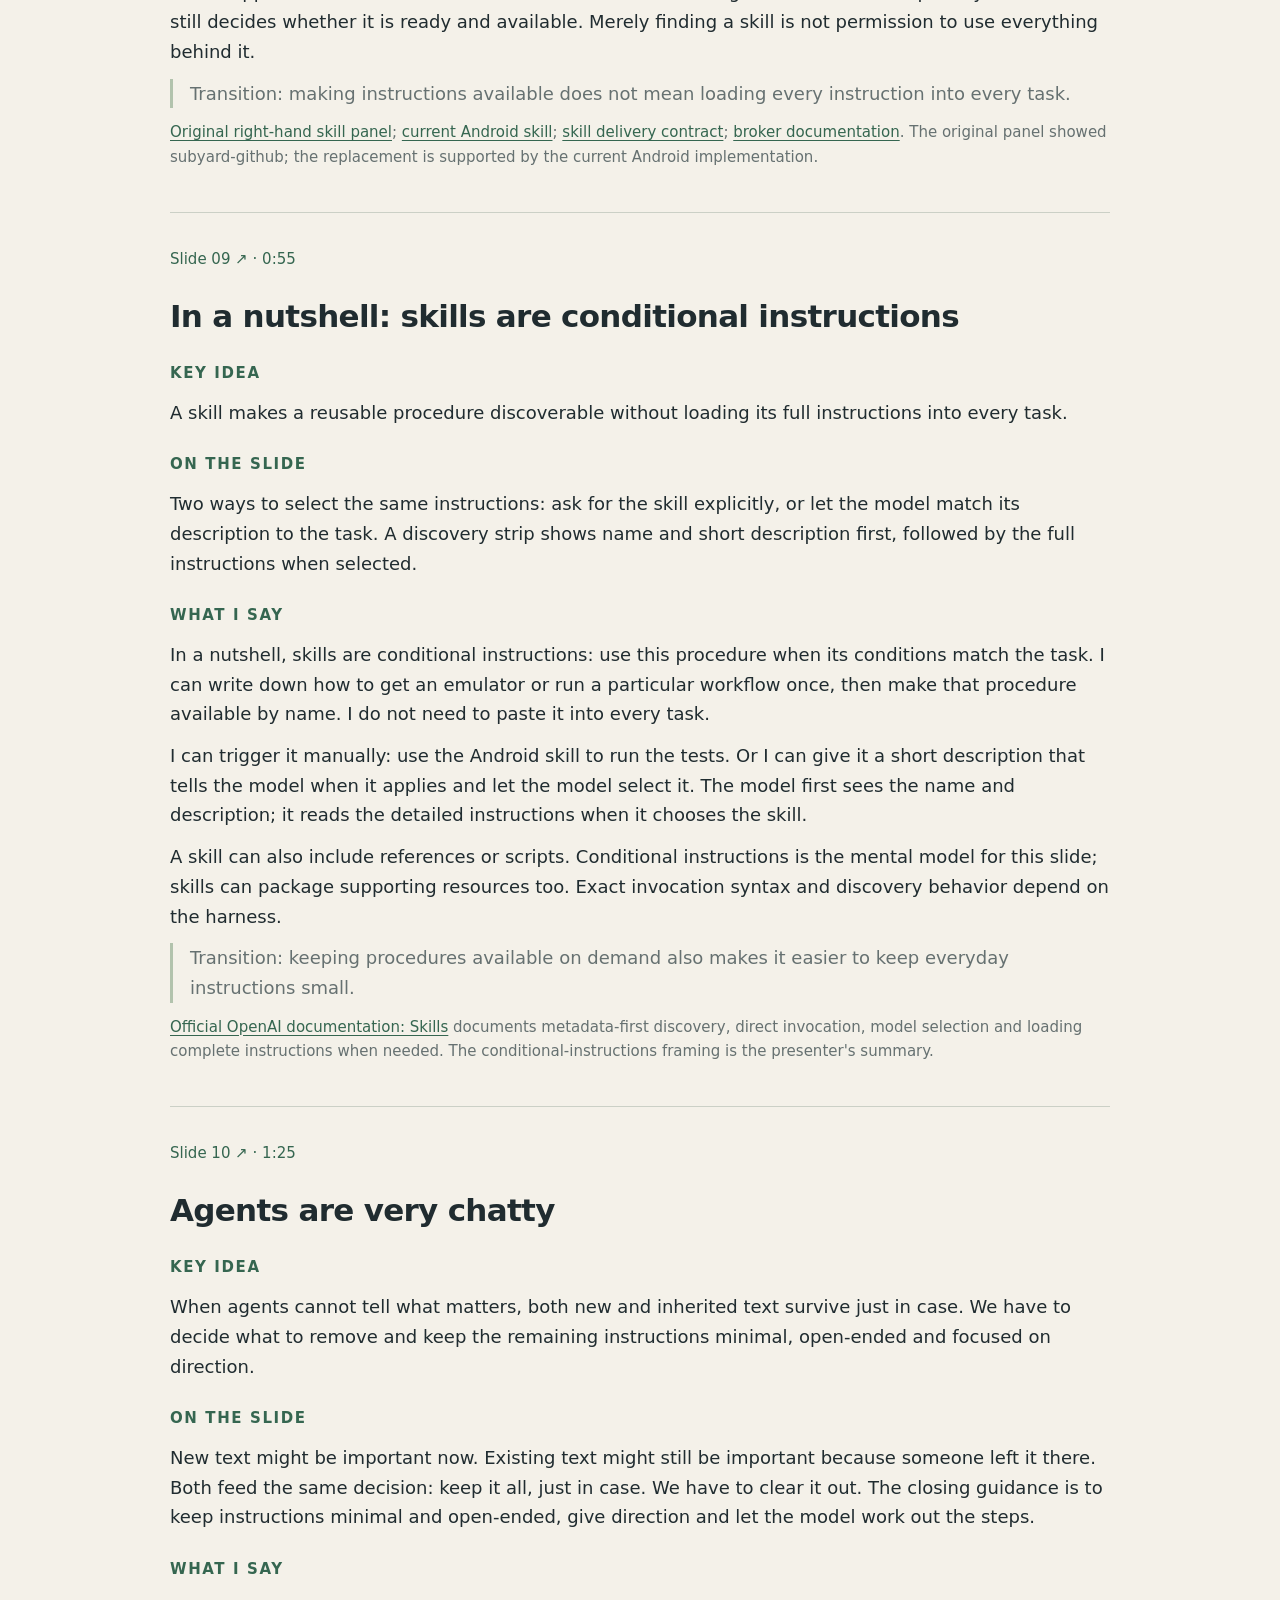
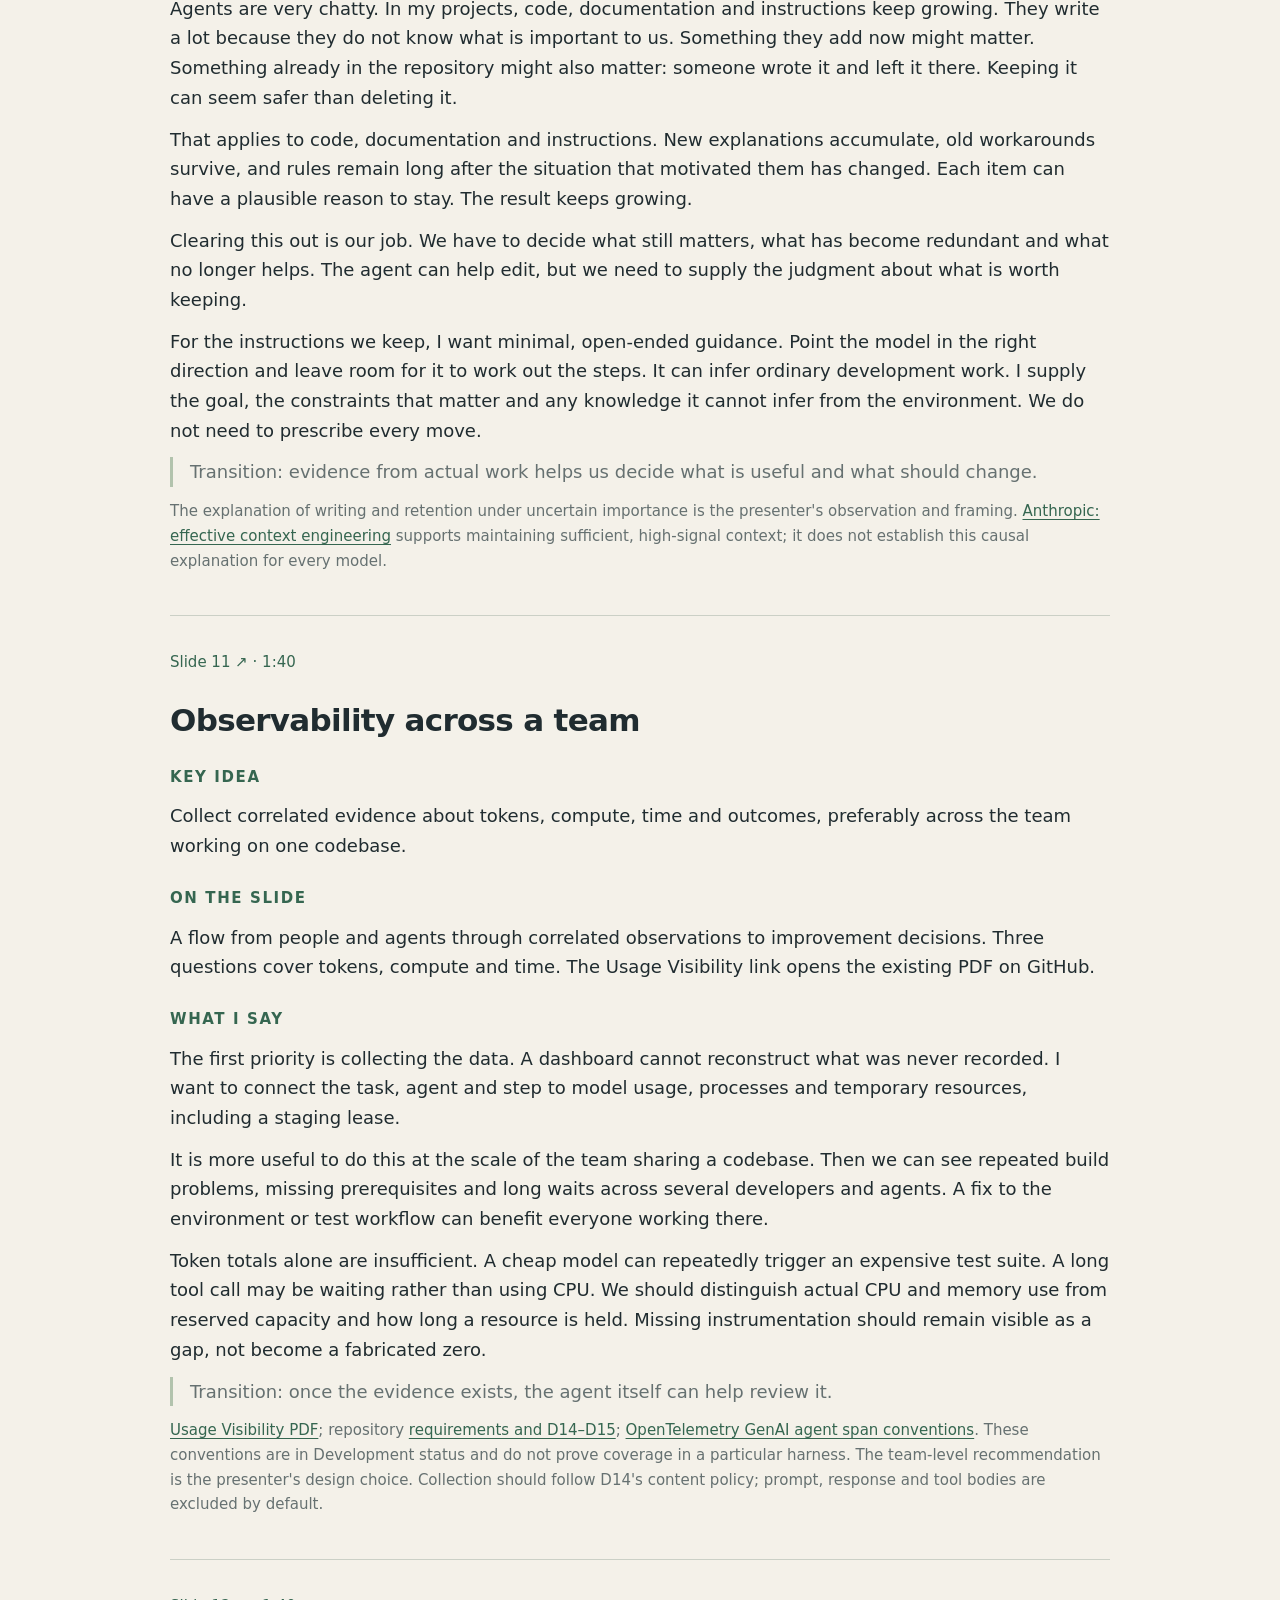
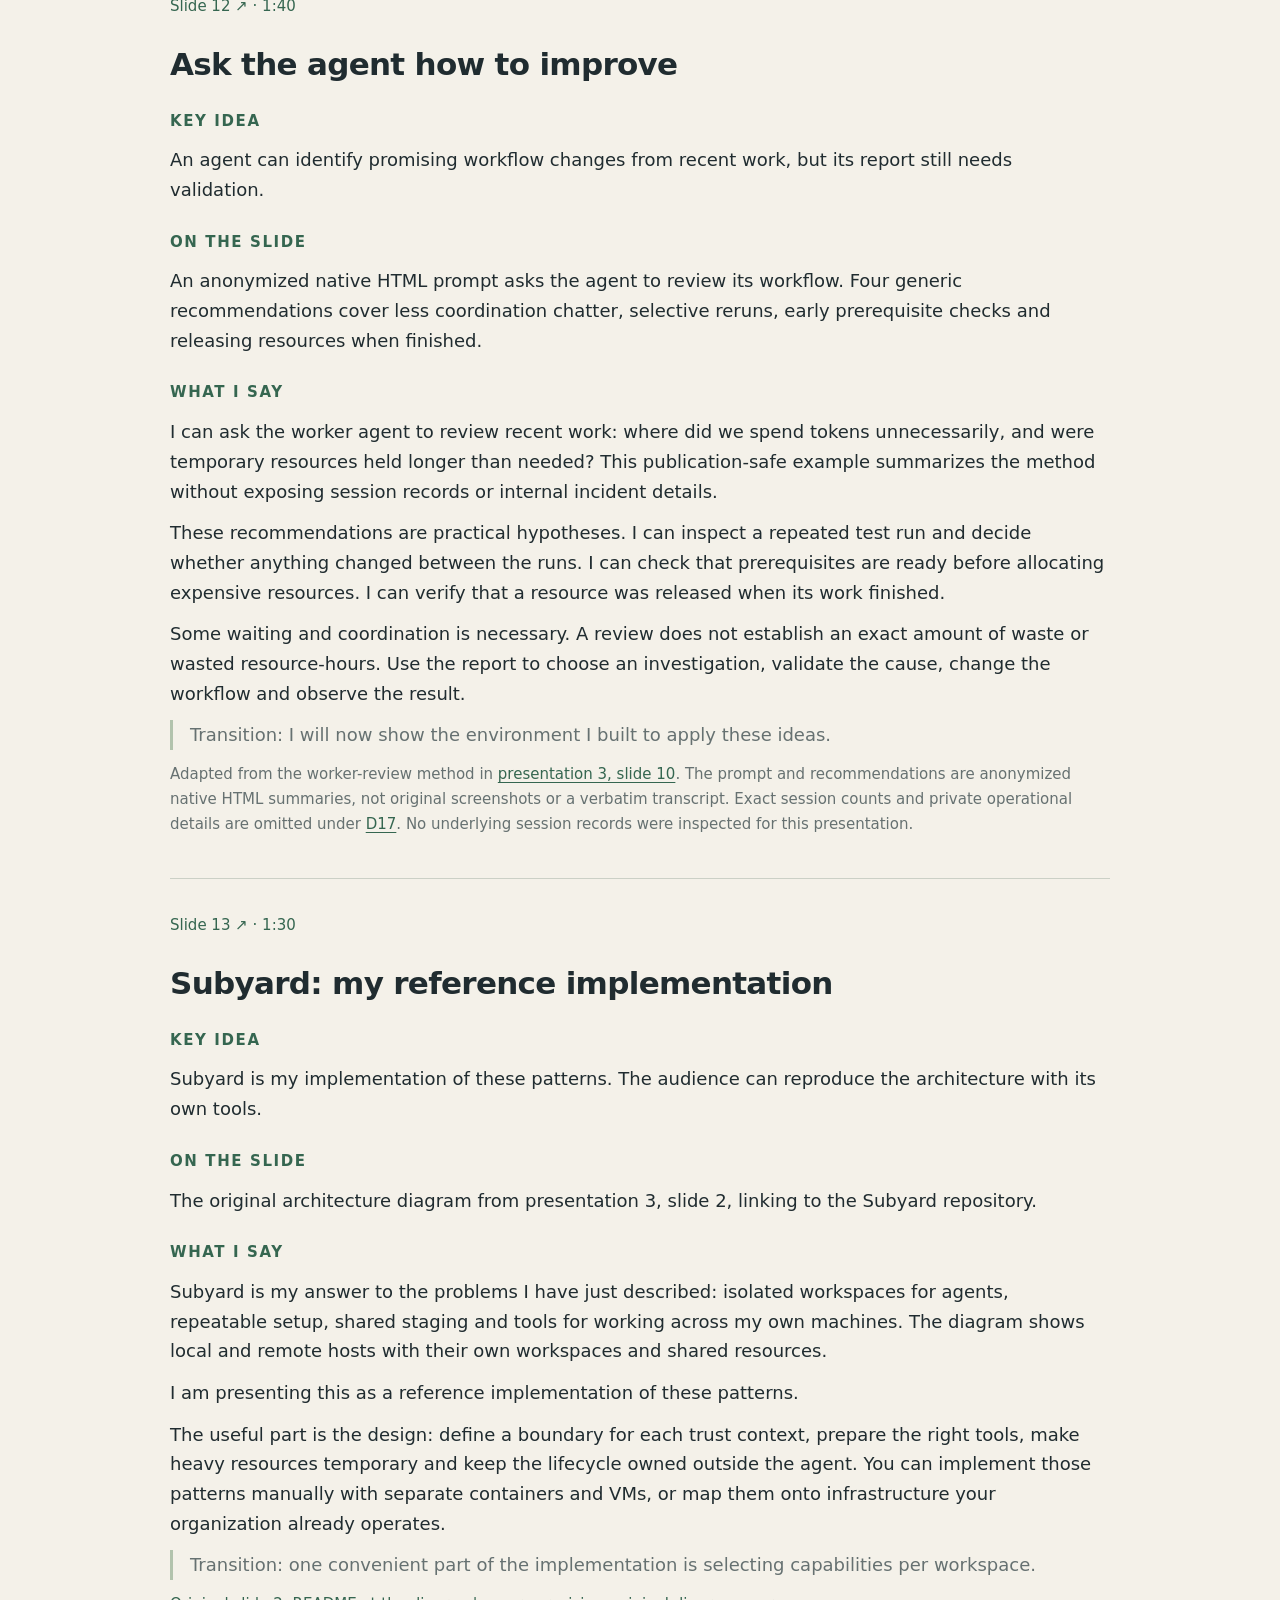
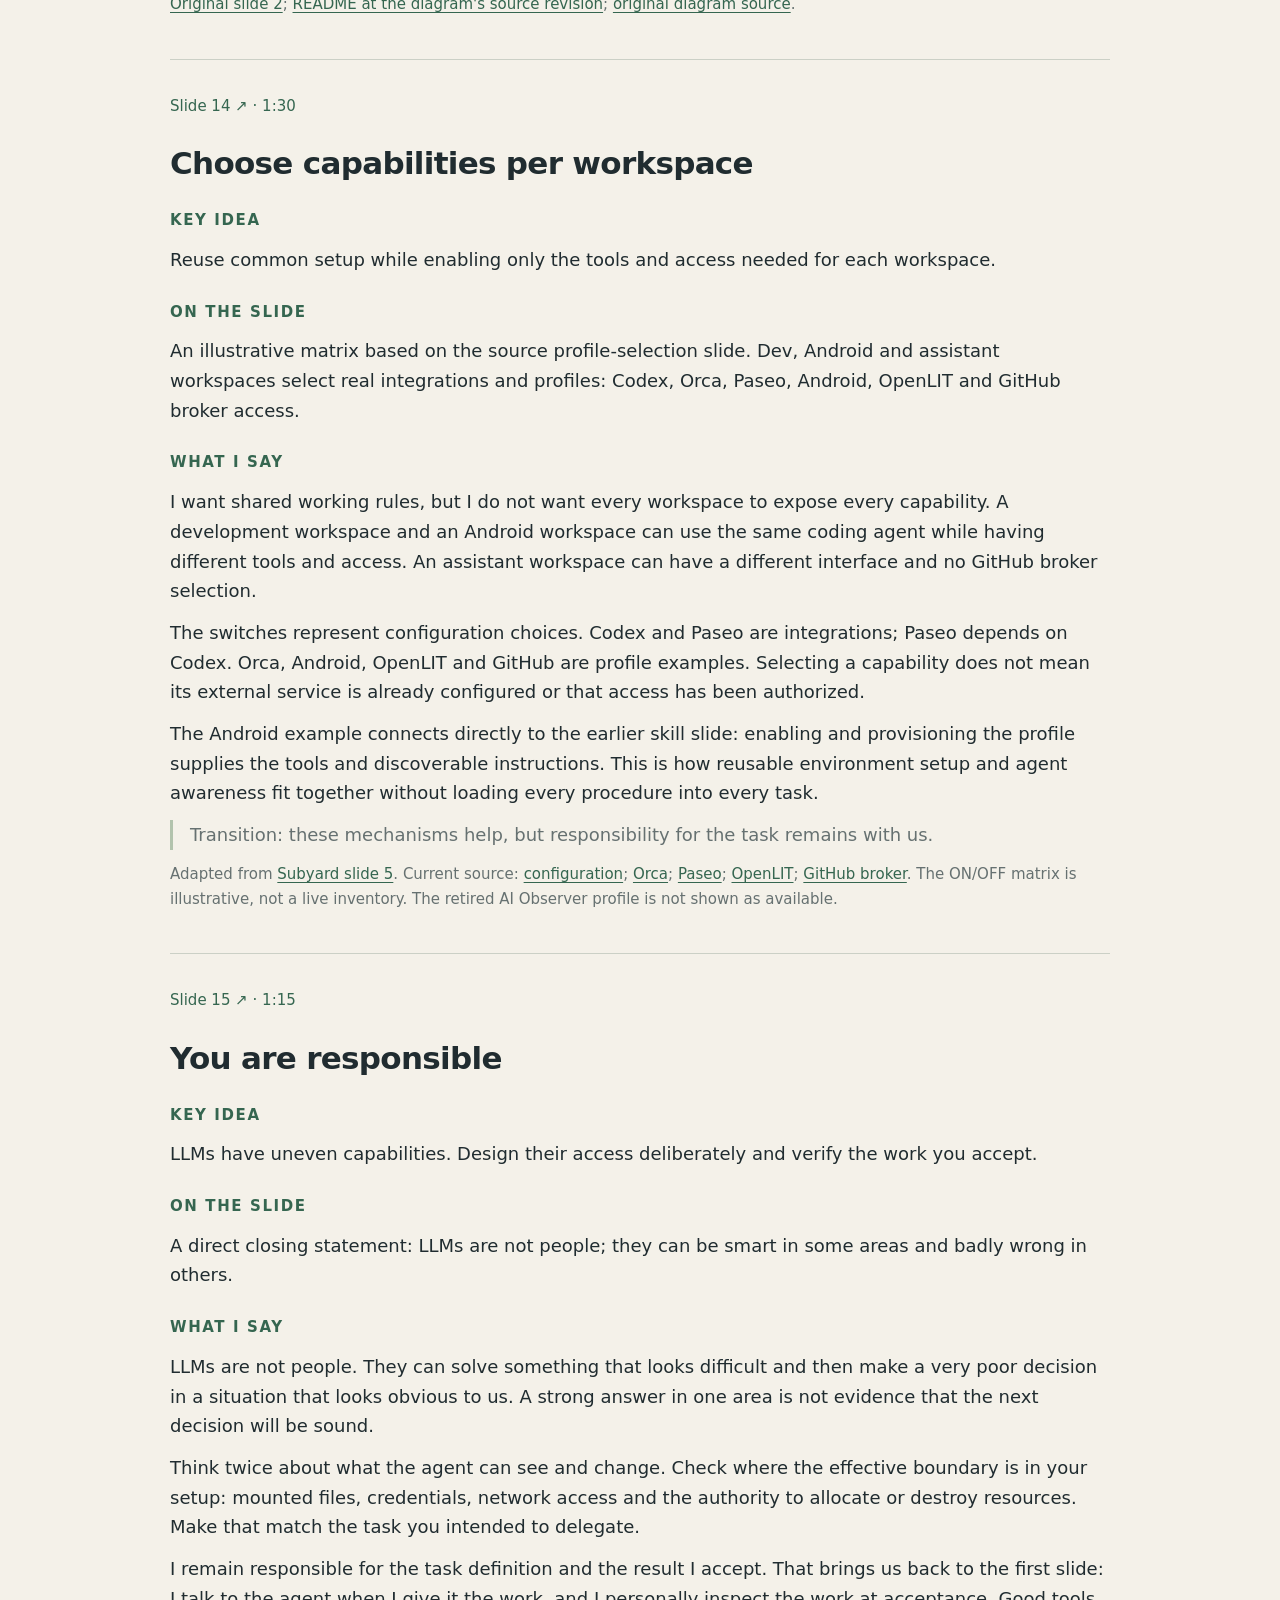
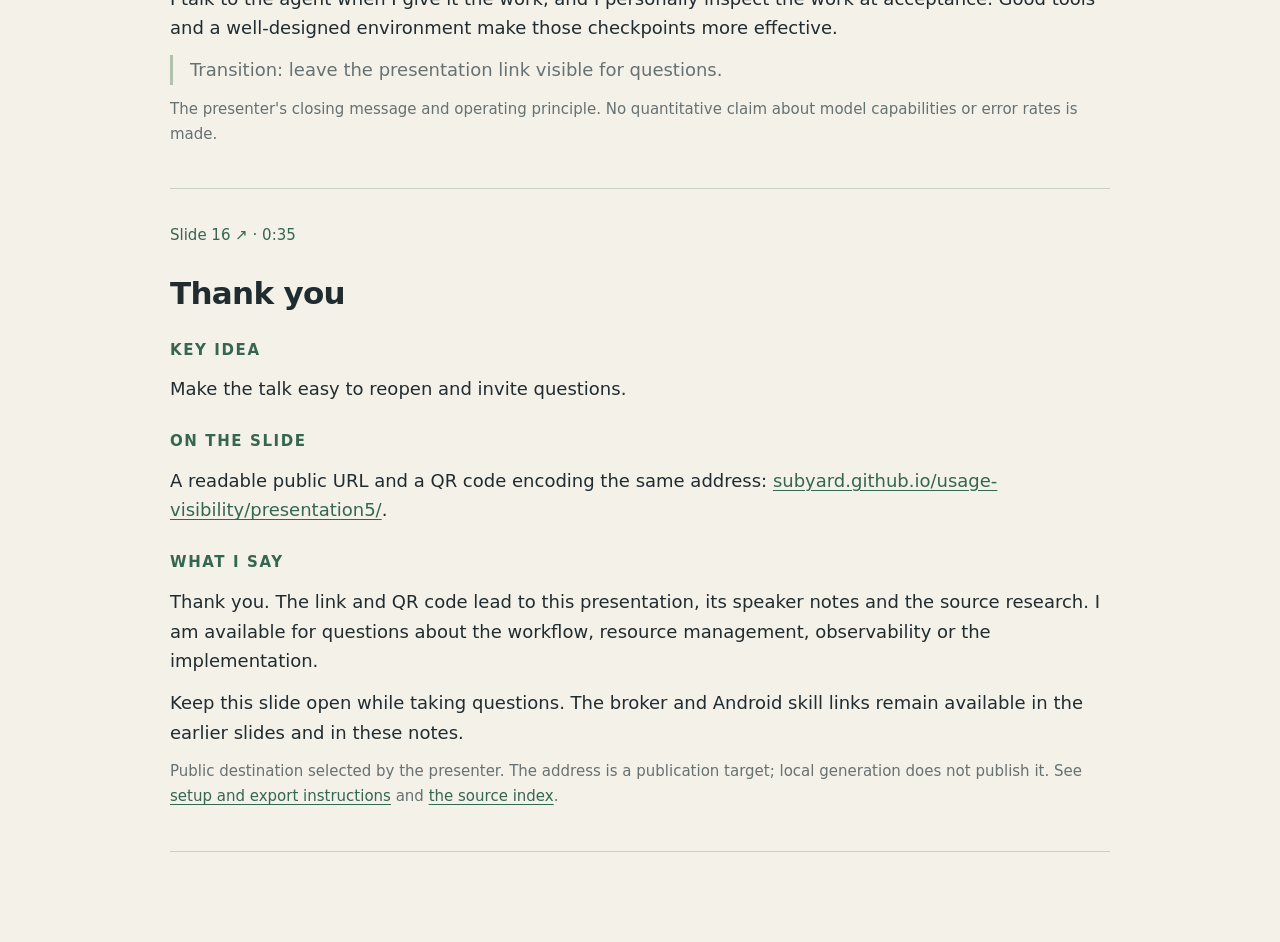
<file: presentation5/notes.html>
<!doctype html>
<html lang="en"><head><meta charset="utf-8"><meta name="viewport" content="width=device-width,initial-scale=1"><title>Running coding agents, 24/7 — Speaker notes</title><style>
:root{color-scheme:light}*{box-sizing:border-box}body{margin:0;background:#f4f1e9;color:#202c30;font:18px/1.65 system-ui,sans-serif}main{max-width:1000px;margin:auto;padding:50px 30px 90px}a{color:#356650;text-underline-offset:3px}header{border-bottom:1px solid #bdc5ba;padding-bottom:28px}h1{font-size:44px;line-height:1.12;letter-spacing:-1.5px}h2{font-size:31px;line-height:1.2;letter-spacing:-.7px}h3{font-size:15px;letter-spacing:1.6px;text-transform:uppercase;color:#356650;margin:25px 0 8px}section{padding:30px 0;border-bottom:1px solid #cbd0c6;scroll-margin-top:22px}section:target{background:#e7ebdf;box-shadow:0 0 0 16px #e7ebdf}p{margin:12px 0}.meta,.sources{color:#667171;font-size:15px}.back{font-size:15px;text-decoration:none}nav{display:flex;flex-wrap:wrap;gap:9px;margin-top:20px}nav a{border:1px solid #bdc5ba;border-radius:6px;padding:4px 12px;text-decoration:none}code{font-size:.88em;background:#e6e3db;padding:2px 5px;border-radius:3px}.transition{border-left:3px solid #b2c3ad;padding-left:17px;color:#667171}ul{padding-left:25px}@media print{section{break-inside:avoid}.back,nav{display:none}main{padding:0}a{color:inherit}section:target{background:none;box-shadow:none}}
</style></head><body><main>
<header><a class="back" href="index.html">← Open presentation</a><h1>Running coding agents, 24/7</h1><p>Speaker outline: <strong>key idea → what is on the slide → what I say</strong>. English, 16 slides, 20–25 minutes. The target below is about 23 minutes including pauses to explain the diagrams and screenshots.</p><p>The talk is grounded in Dmitry's personal development workflow. Recommendations are presented as operating choices; personal workload numbers are not general benchmarks. Subyard appears as a reference implementation after the requirements have been explained.</p><p class="meta">Prepared October 27, 2026 · <a href="research.md">Research, evidence map and implementation choices</a> · <a href="running-coding-agents.pdf">Slide PDF</a>. The broker topic occupies slides 6–7; slide 9 explains skills as instructions on demand.</p><nav aria-label="Jump to slide"><a href="#slide-1">01</a><a href="#slide-2">02</a><a href="#slide-3">03</a><a href="#slide-4">04</a><a href="#slide-5">05</a><a href="#slide-6">06</a><a href="#slide-7">07</a><a href="#slide-8">08</a><a href="#slide-9">09</a><a href="#slide-10">10</a><a href="#slide-11">11</a><a href="#slide-12">12</a><a href="#slide-13">13</a><a href="#slide-14">14</a><a href="#slide-15">15</a><a href="#slide-16">16</a></nav></header>

<section id="slide-1"><a class="back" href="index.html#1">Slide 01 ↗ · 1:40</a><h2>My operating scale</h2>
<h3>Key idea</h3><p>Different scales of automation bring different operational problems. This talk comes from using agents continuously in real development.</p>
<h3>On the slide</h3><p>My current scale: effectively using 1–2 billion tokens per day (98% cached input), about four nonstop sessions, roughly half running longer than a day. A publication-safe raster of the token table from presentation 3 provides a dated example, with daily totals and models retained and the financial column omitted. A short flow shows a human defining the task and checking the result at acceptance.</p>
<h3>What I say</h3><p>I work in software development. My current operating level is about four sessions running nonstop, using one to two billion tokens a day, with 98% cached input. Roughly half of these sessions run longer than a day. At this scale, the interesting problems include the environment, resource use and the work I have to do around the agents.</p><p>I am personally in the loop at least twice for each task: when I formulate it, and when I check and accept the work. I can talk to the agent more often when necessary. This is not continuous human supervision of every step, and it is not unattended acceptance of whatever the agent produces.</p><p>The screenshot is an earlier eight-day sample: 13.4 billion tokens, or 1.67 billion a day, with about five to seven sessions at that time. It supports the order of magnitude. My statement that I use this capacity effectively is my assessment of my own work; the token count alone cannot establish effectiveness.</p><p class="transition">Transition: the first question is what these agents can reach while they work.</p>
<p class="sources">Evidence: <a href="../presentation3/index.html#slide-1">presentation 3, slide 1</a>; <a href="../presentation3/data.json">daily aggregates</a>; <a href="assets/token-usage-public.png">publication-safe token-table raster</a>, recreated with a solid black background. Exact total: 13,396,361,355 for October 6–13. Duplicate All/Codex rows are counted once; October 5 is excluded. Current concurrency, durations, daily scale, cache share and human checkpoints are the presenter's statements in the October 27 brief and clarification.</p></section>

<section id="slide-2"><a class="back" href="index.html#2">Slide 02 ↗ · 1:30</a><h2>The home directory problem</h2>
<h3>Key idea</h3><p>Agents are not hostile. Post-training teaches them to solve the task, not to consider long-term consequences.</p>
<h3>On the slide</h3><p>The original Subyard opening composition: the large home-directory deletion headline on the left, the original terminal screenshot on the right, and attribution linked to the Reddit post. The supporting text states the operating principle above.</p>
<h3>What I say</h3><p>Agents are not hostile. They have been taught in post-training to solve the task we give them. We should not assume that completing the immediate task also means weighing all of its long-term consequences. The environment needs to bound what the agent can reach.</p><p>The screenshot comes from a user who reported losing their home directory during repository cleanup. The command shown reaches beyond the repository. This is the author's report, not an independently verified incident or explanation of its cause.</p><p>The same principle applies to quieter mistakes. If an agent can read projects for two clients, reusing one client's solution may solve the other client's task well while crossing an unacceptable boundary. Scope files, credentials, mounts and network access to the work the agent is actually doing.</p><p class="transition">Transition: what kind of environment provides that boundary?</p>
<p class="sources">Original composition: <a href="../presentation4/index.html#1">presentation 4, slide 1</a>, also published as <a href="https://subyard.github.io/subyard/presentations/subyard/">Subyard slide 1</a>. The post-training sentence is the presenter's framing, not a measured finding about every model or a causal explanation of the incident. Screenshot: <a href="https://www.reddit.com/r/ClaudeAI/comments/1pgxckk/claude_cli_deleted_my_entire_home_directory_wiped/">u/LovesWorkin's original Reddit report, December 7, 2025</a>; <a href="https://i.redd.it/egjqmw80bv5g1.png">original attachment</a>; copied unchanged from presentation 4. This third-party material is not relicensed by this deck. Boundary references: <a href="https://docs.docker.com/engine/security/">Docker Engine security</a>; <a href="https://github.com/subyard/subyard/blob/c4348a10768abe619a8dc9fd073cf87353116085/docs/security.md">Subyard trust model</a>.</p></section>

<section id="slide-3"><a class="back" href="index.html#3">Slide 03 ↗ · 1:40</a><h2>Container or VM?</h2>
<h3>Key idea</h3><p>Choose a real execution boundary and understand what it exposes. Harness controls remain useful as another layer.</p>
<h3>On the slide</h3><p>A shared-kernel container and a separate guest-kernel VM, with practical starting points: a devcontainer on GNU/Linux, a virtual machine on Windows (WSL2 preferred), or a remote host/VPS. Directly under Devcontainer are links to Anthropic's example configuration and OpenAI's reference base image.</p>
<h3>What I say</h3><p>I use the harness's built-in restrictions too. For example, I want the agent to ask before committing. In my setup, I have not reached the reliable isolation I want using the harness alone, so I put the working environment inside a container or a VM as well.</p><p>For a Linux development workload on GNU/Linux, a devcontainer is a convenient starting point. It shares the host kernel and can provide the toolchain with little extra machinery. Anthropic publishes a complete Claude Code devcontainer example. OpenAI publishes codex-universal as a reference base image that can be used to prepare an environment; it is not a complete devcontainer configuration. On Windows, I prefer WSL2 for the virtual machine, or use a remote Linux machine. A VPS is often much more convenient when someone already provides it.</p><p>This is a recommendation for this workflow, not a claim that Windows cannot run containers. Linux containers on Windows commonly run through a VM-backed layer. A separate guest kernel also does not remove the need to check shared folders, forwarded services and credentials. Both choices need deliberate configuration.</p><p class="transition">Transition: once the boundary is in place, make the inside useful.</p>
<p class="sources"><a href="https://github.com/anthropics/claude-code/blob/main/.devcontainer/devcontainer.json">Anthropic: official devcontainer example</a>; <a href="https://github.com/openai/codex-universal">OpenAI: official reference base image</a>; <a href="https://learn.chatgpt.com/docs/environments/cloud-environment">OpenAI: base image documentation</a>; <a href="https://learn.chatgpt.com/docs/agent-approvals-security">OpenAI: Dev Containers guidance</a>; <a href="https://docs.docker.com/get-started/docker-concepts/the-basics/what-is-a-container/">Docker: containers and VMs</a>; <a href="https://docs.docker.com/engine/security/">Docker security</a>; <a href="https://learn.microsoft.com/en-us/virtualization/windowscontainers/manage-containers/hyperv-container">Microsoft: container isolation</a>; <a href="https://www.anthropic.com/research/claude-code-sandboxing">Anthropic: OS-enforced sandboxing</a>. Harnesses can enforce real OS controls; do not imply every harness restriction is only a prompt.</p></section>

<section id="slide-4"><a class="back" href="index.html#4">Slide 04 ↗ · 1:30</a><h2>A capable model still needs a usable environment</h2>
<h3>Key idea</h3><p>The agent needs a complete path from editing code to reproducing and checking the result.</p>
<h3>On the slide</h3><p>Edit → build → test → reproduce on staging. Two concrete environment gaps: a missing jq executable and a firmware task without access to its test board.</p>
<h3>What I say</h3><p>If the agent repeatedly says that jq is missing and falls back to grep, install jq in the working environment. A clever workaround may get through one task, but the same missing prerequisite will cost time on the next task as well. A recurring problem is a reason to repair the environment.</p><p>The same applies to larger prerequisites: compilers, test runners, fixtures, staging access and the services needed to reproduce a case. For firmware work, the agent may need a board, flashing tools and a way to read test output. It should be able to perform the verification expected of a developer doing that task.</p><p>Give it the authorized route to those resources. Access to a test board does not require arbitrary control of every device on the host. The next question is how to supply expensive or scarce capabilities without keeping one of everything alive for every session.</p><p class="transition">Transition: a complete environment makes compute demand much more visible.</p>
<p class="sources">The jq and test-board examples come from the presenter. Reusable provisioning is supported by the <a href="https://github.com/devcontainers/spec/blob/main/docs/specs/devcontainer-features.md">Dev Container Features specification</a>. No claimed productivity improvement was measured for these examples.</p></section>

<section id="slide-5"><a class="back" href="index.html#5">Slide 05 ↗ · 1:40</a><h2>Compute becomes the bottleneck</h2>
<h3>Key idea</h3><p>Continuous sessions multiply build, test, staging and storage costs, even when each individual check is reasonable.</p>
<h3>On the slide</h3><p>Two observations from my work: 32 GB RAM is comfortable for about three sessions on smaller projects, and a roughly 60k-line Rust project can accumulate over 100 GB of build caches and artifacts per agent. CPU, RAM, disk/I/O and time are separate budget dimensions.</p>
<h3>What I say</h3><p>Efficient CI still costs compute. If five sessions run checks throughout the day, the total demand can be substantial. Staging environments also consume resources while agents prepare, wait, investigate or simply forget to release them.</p><p>For the smaller Android, Subyard and web projects I work on, a 32 GB host is comfortable for around three sessions. That is my workload observation, not a general sizing rule. Four ongoing sessions do not mean four maximum-size builds and staging environments all fit on that host at once.</p><p>Disk is another limit. A Rust project of around sixty thousand lines can leave more than a hundred gigabytes of caches and artifacts for each agent. Multiple checkouts, compiler versions and build configurations add up. Reuse compatible caches within the same trust boundary, and define retention rather than relying on unlimited disk.</p><p class="transition">Transition: occasional heavy work should draw from shared capacity.</p>
<p class="sources">Both numeric observations are supplied by the presenter; machine specifications beyond RAM, workload traces and disk inventories were not supplied or independently measured. <a href="https://docs.docker.com/engine/containers/resource_constraints/">Docker resource constraints</a> supports the distinction between limits and physical capacity; it does not validate these personal figures.</p></section>

<section id="slide-6"><a class="back" href="index.html#6">Slide 06 ↗ · 1:40</a><h2>Put heavy resources behind a broker</h2>
<h3>Key idea</h3><p>A broker supplies a defined environment and allocates expensive capacity only while the task needs it.</p>
<h3>On the slide</h3><p>An agent requests a resource; a broker admits a lease; a temporary VM, emulator or hardware setup runs the heavy step. Two benefits are prominent: a known baseline and time-bounded capacity. The broker card links to the resource lease contract.</p>
<h3>What I say</h3><p>I want the agent to request a known environment instead of gradually changing an indefinitely shared machine. For a disposable VM or emulator, the next allocation starts from a defined baseline. The current task can change its own environment; those changes should not silently become the next task's starting point.</p><p>The agent should acquire the resource for the part of the work that needs it, save the useful results to its workspace, and release the allocation. It can keep working on code or reviewing a result without keeping a large test machine alive.</p><p>A broker is the service responsible for allocation and lifecycle. It can check capacity, enforce the supported resource shape and decide whether a request should wait. This pattern can be implemented with existing VM, container and device-management tools; it does not require a distributed scheduler. Shared images and reusable caches can have a longer lifetime than the disposable allocation.</p><p class="transition">Transition: the normal release path is only half of the lifecycle.</p>
<p class="sources">Adapted from <a href="https://subyard.github.io/subyard/presentations/subyard/#6">Subyard slide 6</a>. Implementation evidence: <a href="https://github.com/subyard/subyard/blob/c4348a10768abe619a8dc9fd073cf87353116085/docs/test-vms.md">test VM broker</a>; <a href="https://github.com/subyard/subyard/blob/c4348a10768abe619a8dc9fd073cf87353116085/docs/android.md">Android broker</a>; <a href="https://github.com/subyard/subyard/blob/c4348a10768abe619a8dc9fd073cf87353116085/docs/reference/resource-leases.md">lease contract</a>. Hardware reset requirements depend on the board and test setup; disposable disks alone do not reset physical hardware.</p></section>

<section id="slide-7"><a class="back" href="index.html#7">Slide 07 ↗ · 1:30</a><h2>Cleanup must outlive the agent</h2>
<h3>Key idea</h3><p>The broker remains responsible when the agent stops or crashes. Reuse depends on verified cleanup.</p>
<h3>On the slide</h3><p>A lease has an owner, resource, lifetime and state. The failure path is expire → fence/stop/clean → verify. Failed cleanup quarantines the slot. The Subyard resource broker label links directly to its lifecycle and fencing documentation.</p>
<h3>What I say</h3><p>An agent can be interrupted, its session can disappear, or a wrapper can crash before release. Asking the agent to remember cleanup cannot cover all of those cases. The owner of the pool has to track each allocation independently.</p><p>A lease has a deadline and a way to stay alive while legitimate work continues. When it expires, the right to use that allocation ends. That is not proof that the old process has already stopped. The broker must revoke access, stop the workload and clean the temporary state.</p><p>Only after cleanup succeeds should the resource be issued again. If the broker cannot establish that a slot is clean, it should keep that slot unavailable for investigation. This also prevents a stale agent from affecting a new task that happens to receive the same resource later. Resource expiry is a control event; actual reclamation is work that has to happen and be checked.</p><p class="transition">Transition: the agent now needs to know how to request these capabilities.</p>
<p class="sources">Adapted from <a href="https://subyard.github.io/subyard/presentations/subyard/#7">Subyard slide 7</a>; <a href="https://github.com/subyard/subyard/blob/c4348a10768abe619a8dc9fd073cf87353116085/docs/test-vms.md#lifecycle-and-fencing">Subyard resource broker: lifecycle and fencing</a>; <a href="https://github.com/subyard/subyard/blob/c4348a10768abe619a8dc9fd073cf87353116085/docs/reference/resource-leases.md">Subyard lease contract</a>; <a href="https://kubernetes.io/docs/concepts/architecture/leases/">Kubernetes Leases</a>; <a href="https://kubernetes.io/docs/concepts/workloads/controllers/ttlafterfinished/">Kubernetes cleanup controller</a>. These Kubernetes mechanisms illustrate coordination and controller cleanup separately; a Lease object does not automatically clean arbitrary resources.</p></section>

<section id="slide-8"><a class="back" href="index.html#8">Slide 08 ↗ · 1:40</a><h2>Agents should know their environment</h2>
<h3>Key idea</h3><p>Make capabilities and instructions discoverable in the environment where the agent works.</p>
<h3>On the slide</h3><p>Organization supplies shared policies. User (container) supplies user-level AGENTS.md and skills; repository guidance supplies project AGENTS.md and skills. No filesystem paths are shown. The right-hand panel adapts the original Subyard discoverable-skills panel to a current Android example. Both the skill and the broker are clickable.</p>
<h3>What I say</h3><p>By self-aware here, I mean aware of the working environment: what tools are available, which resource it can request and what instructions apply. I do not want the agent to guess an API or invent another way to run an emulator.</p><p>There are organization-wide policies, user-level guidance and repository-specific instructions. The user level here means the user account inside the container. Its AGENTS.md supplies common working preferences, while user skills expose detailed procedures. The repository adds project-specific instructions and skills. The exact file discovery and precedence rules depend on the harness; this is a model for ownership of guidance, not a universal AGENTS.md search algorithm.</p><p>In Subyard, provisioning the Android profile installs a real skill called subyard-android. It explains how to inspect the emulator catalog and pool status, then run a command with a broker-managed lease. The wrapper handles renewal and release. The skill tells the agent how to use a capability; the broker still decides whether it is ready and available. Merely finding a skill is not permission to use everything behind it.</p><p class="transition">Transition: making instructions available does not mean loading every instruction into every task.</p>
<p class="sources"><a href="https://subyard.github.io/subyard/presentations/subyard/#10">Original right-hand skill panel</a>; <a href="https://github.com/subyard/subyard/blob/c4348a10768abe619a8dc9fd073cf87353116085/config/profiles/android/skills/subyard-android/SKILL.md">current Android skill</a>; <a href="https://github.com/subyard/subyard/blob/c4348a10768abe619a8dc9fd073cf87353116085/config/skills/README.md">skill delivery contract</a>; <a href="https://github.com/subyard/subyard/blob/c4348a10768abe619a8dc9fd073cf87353116085/docs/android.md">broker documentation</a>. The original panel showed subyard-github; the replacement is supported by the current Android implementation.</p></section>

<section id="slide-9"><a class="back" href="index.html#9">Slide 09 ↗ · 0:55</a><h2>In a nutshell: skills are conditional instructions</h2>
<h3>Key idea</h3><p>A skill makes a reusable procedure discoverable without loading its full instructions into every task.</p>
<h3>On the slide</h3><p>Two ways to select the same instructions: ask for the skill explicitly, or let the model match its description to the task. A discovery strip shows name and short description first, followed by the full instructions when selected.</p>
<h3>What I say</h3><p>In a nutshell, skills are conditional instructions: use this procedure when its conditions match the task. I can write down how to get an emulator or run a particular workflow once, then make that procedure available by name. I do not need to paste it into every task.</p><p>I can trigger it manually: use the Android skill to run the tests. Or I can give it a short description that tells the model when it applies and let the model select it. The model first sees the name and description; it reads the detailed instructions when it chooses the skill.</p><p>A skill can also include references or scripts. Conditional instructions is the mental model for this slide; skills can package supporting resources too. Exact invocation syntax and discovery behavior depend on the harness.</p><p class="transition">Transition: keeping procedures available on demand also makes it easier to keep everyday instructions small.</p>
<p class="sources"><a href="https://developers.openai.com/plugins/concepts/skills">Official OpenAI documentation: Skills</a> documents metadata-first discovery, direct invocation, model selection and loading complete instructions when needed. The conditional-instructions framing is the presenter's summary.</p></section>

<section id="slide-10"><a class="back" href="index.html#10">Slide 10 ↗ · 1:25</a><h2>Agents are very chatty</h2>
<h3>Key idea</h3><p>When agents cannot tell what matters, both new and inherited text survive just in case. We have to decide what to remove and keep the remaining instructions minimal, open-ended and focused on direction.</p>
<h3>On the slide</h3><p>New text might be important now. Existing text might still be important because someone left it there. Both feed the same decision: keep it all, just in case. We have to clear it out. The closing guidance is to keep instructions minimal and open-ended, give direction and let the model work out the steps.</p>
<h3>What I say</h3><p>Agents are very chatty. In my projects, code, documentation and instructions keep growing. They write a lot because they do not know what is important to us. Something they add now might matter. Something already in the repository might also matter: someone wrote it and left it there. Keeping it can seem safer than deleting it.</p><p>That applies to code, documentation and instructions. New explanations accumulate, old workarounds survive, and rules remain long after the situation that motivated them has changed. Each item can have a plausible reason to stay. The result keeps growing.</p><p>Clearing this out is our job. We have to decide what still matters, what has become redundant and what no longer helps. The agent can help edit, but we need to supply the judgment about what is worth keeping.</p><p>For the instructions we keep, I want minimal, open-ended guidance. Point the model in the right direction and leave room for it to work out the steps. It can infer ordinary development work. I supply the goal, the constraints that matter and any knowledge it cannot infer from the environment. We do not need to prescribe every move.</p><p class="transition">Transition: evidence from actual work helps us decide what is useful and what should change.</p>
<p class="sources">The explanation of writing and retention under uncertain importance is the presenter's observation and framing. <a href="https://www.anthropic.com/research/effective-context-engineering-for-ai-agents">Anthropic: effective context engineering</a> supports maintaining sufficient, high-signal context; it does not establish this causal explanation for every model.</p></section>

<section id="slide-11"><a class="back" href="index.html#11">Slide 11 ↗ · 1:40</a><h2>Observability across a team</h2>
<h3>Key idea</h3><p>Collect correlated evidence about tokens, compute, time and outcomes, preferably across the team working on one codebase.</p>
<h3>On the slide</h3><p>A flow from people and agents through correlated observations to improvement decisions. Three questions cover tokens, compute and time. The Usage Visibility link opens the existing PDF on GitHub.</p>
<h3>What I say</h3><p>The first priority is collecting the data. A dashboard cannot reconstruct what was never recorded. I want to connect the task, agent and step to model usage, processes and temporary resources, including a staging lease.</p><p>It is more useful to do this at the scale of the team sharing a codebase. Then we can see repeated build problems, missing prerequisites and long waits across several developers and agents. A fix to the environment or test workflow can benefit everyone working there.</p><p>Token totals alone are insufficient. A cheap model can repeatedly trigger an expensive test suite. A long tool call may be waiting rather than using CPU. We should distinguish actual CPU and memory use from reserved capacity and how long a resource is held. Missing instrumentation should remain visible as a gap, not become a fabricated zero.</p><p class="transition">Transition: once the evidence exists, the agent itself can help review it.</p>
<p class="sources"><a href="https://github.com/subyard/usage-visibility/blob/master/presentation3/usage-visibility.pdf">Usage Visibility PDF</a>; repository <a href="../docs/decisions.md">requirements and D14–D15</a>; <a href="https://github.com/open-telemetry/semantic-conventions-genai/blob/main/docs/gen-ai/gen-ai-agent-spans.md">OpenTelemetry GenAI agent span conventions</a>. These conventions are in Development status and do not prove coverage in a particular harness. The team-level recommendation is the presenter's design choice. Collection should follow D14's content policy; prompt, response and tool bodies are excluded by default.</p></section>

<section id="slide-12"><a class="back" href="index.html#12">Slide 12 ↗ · 1:40</a><h2>Ask the agent how to improve</h2>
<h3>Key idea</h3><p>An agent can identify promising workflow changes from recent work, but its report still needs validation.</p>
<h3>On the slide</h3><p>An anonymized native HTML prompt asks the agent to review its workflow. Four generic recommendations cover less coordination chatter, selective reruns, early prerequisite checks and releasing resources when finished.</p>
<h3>What I say</h3><p>I can ask the worker agent to review recent work: where did we spend tokens unnecessarily, and were temporary resources held longer than needed? This publication-safe example summarizes the method without exposing session records or internal incident details.</p><p>These recommendations are practical hypotheses. I can inspect a repeated test run and decide whether anything changed between the runs. I can check that prerequisites are ready before allocating expensive resources. I can verify that a resource was released when its work finished.</p><p>Some waiting and coordination is necessary. A review does not establish an exact amount of waste or wasted resource-hours. Use the report to choose an investigation, validate the cause, change the workflow and observe the result.</p><p class="transition">Transition: I will now show the environment I built to apply these ideas.</p>
<p class="sources">Adapted from the worker-review method in <a href="../presentation3/index.html#slide-10">presentation 3, slide 10</a>. The prompt and recommendations are anonymized native HTML summaries, not original screenshots or a verbatim transcript. Exact session counts and private operational details are omitted under <a href="../docs/decisions.md">D17</a>. No underlying session records were inspected for this presentation.</p></section>

<section id="slide-13"><a class="back" href="index.html#13">Slide 13 ↗ · 1:30</a><h2>Subyard: my reference implementation</h2>
<h3>Key idea</h3><p>Subyard is my implementation of these patterns. The audience can reproduce the architecture with its own tools.</p>
<h3>On the slide</h3><p>The original architecture diagram from presentation 3, slide 2, linking to the Subyard repository.</p>
<h3>What I say</h3><p>Subyard is my answer to the problems I have just described: isolated workspaces for agents, repeatable setup, shared staging and tools for working across my own machines. The diagram shows local and remote hosts with their own workspaces and shared resources.</p><p>I am presenting this as a reference implementation of these patterns.</p><p>The useful part is the design: define a boundary for each trust context, prepare the right tools, make heavy resources temporary and keep the lifecycle owned outside the agent. You can implement those patterns manually with separate containers and VMs, or map them onto infrastructure your organization already operates.</p><p class="transition">Transition: one convenient part of the implementation is selecting capabilities per workspace.</p>
<p class="sources"><a href="../presentation3/index.html#slide-2">Original slide 2</a>; <a href="https://github.com/subyard/subyard/blob/dbf15e3ee96a249f153324167f7c06afd498a401/README.md">README at the diagram's source revision</a>; <a href="https://github.com/subyard/subyard/blob/dbf15e3ee96a249f153324167f7c06afd498a401/docs/assets/agent-workspace.webp">original diagram source</a>.</p></section>

<section id="slide-14"><a class="back" href="index.html#14">Slide 14 ↗ · 1:30</a><h2>Choose capabilities per workspace</h2>
<h3>Key idea</h3><p>Reuse common setup while enabling only the tools and access needed for each workspace.</p>
<h3>On the slide</h3><p>An illustrative matrix based on the source profile-selection slide. Dev, Android and assistant workspaces select real integrations and profiles: Codex, Orca, Paseo, Android, OpenLIT and GitHub broker access.</p>
<h3>What I say</h3><p>I want shared working rules, but I do not want every workspace to expose every capability. A development workspace and an Android workspace can use the same coding agent while having different tools and access. An assistant workspace can have a different interface and no GitHub broker selection.</p><p>The switches represent configuration choices. Codex and Paseo are integrations; Paseo depends on Codex. Orca, Android, OpenLIT and GitHub are profile examples. Selecting a capability does not mean its external service is already configured or that access has been authorized.</p><p>The Android example connects directly to the earlier skill slide: enabling and provisioning the profile supplies the tools and discoverable instructions. This is how reusable environment setup and agent awareness fit together without loading every procedure into every task.</p><p class="transition">Transition: these mechanisms help, but responsibility for the task remains with us.</p>
<p class="sources">Adapted from <a href="https://subyard.github.io/subyard/presentations/subyard/#5">Subyard slide 5</a>. Current source: <a href="https://github.com/subyard/subyard/blob/c4348a10768abe619a8dc9fd073cf87353116085/docs/configuration.md">configuration</a>; <a href="https://github.com/subyard/subyard/blob/c4348a10768abe619a8dc9fd073cf87353116085/docs/orca.md">Orca</a>; <a href="https://github.com/subyard/subyard/blob/c4348a10768abe619a8dc9fd073cf87353116085/docs/paseo.md">Paseo</a>; <a href="https://github.com/subyard/subyard/blob/c4348a10768abe619a8dc9fd073cf87353116085/docs/openlit.md">OpenLIT</a>; <a href="https://github.com/subyard/subyard/blob/c4348a10768abe619a8dc9fd073cf87353116085/docs/github.md">GitHub broker</a>. The ON/OFF matrix is illustrative, not a live inventory. The retired AI Observer profile is not shown as available.</p></section>

<section id="slide-15"><a class="back" href="index.html#15">Slide 15 ↗ · 1:15</a><h2>You are responsible</h2>
<h3>Key idea</h3><p>LLMs have uneven capabilities. Design their access deliberately and verify the work you accept.</p>
<h3>On the slide</h3><p>A direct closing statement: LLMs are not people; they can be smart in some areas and badly wrong in others.</p>
<h3>What I say</h3><p>LLMs are not people. They can solve something that looks difficult and then make a very poor decision in a situation that looks obvious to us. A strong answer in one area is not evidence that the next decision will be sound.</p><p>Think twice about what the agent can see and change. Check where the effective boundary is in your setup: mounted files, credentials, network access and the authority to allocate or destroy resources. Make that match the task you intended to delegate.</p><p>I remain responsible for the task definition and the result I accept. That brings us back to the first slide: I talk to the agent when I give it the work, and I personally inspect the work at acceptance. Good tools and a well-designed environment make those checkpoints more effective.</p><p class="transition">Transition: leave the presentation link visible for questions.</p>
<p class="sources">The presenter's closing message and operating principle. No quantitative claim about model capabilities or error rates is made.</p></section>

<section id="slide-16"><a class="back" href="index.html#16">Slide 16 ↗ · 0:35</a><h2>Thank you</h2>
<h3>Key idea</h3><p>Make the talk easy to reopen and invite questions.</p>
<h3>On the slide</h3><p>A readable public URL and a QR code encoding the same address: <a href="https://subyard.github.io/usage-visibility/presentation5/">subyard.github.io/usage-visibility/presentation5/</a>.</p>
<h3>What I say</h3><p>Thank you. The link and QR code lead to this presentation, its speaker notes and the source research. I am available for questions about the workflow, resource management, observability or the implementation.</p><p>Keep this slide open while taking questions. The broker and Android skill links remain available in the earlier slides and in these notes.</p>
<p class="sources">Public destination selected by the presenter. The address is a publication target; local generation does not publish it. See <a href="README.md">setup and export instructions</a> and <a href="research.md">the source index</a>.</p></section>
</main></body></html>
</file>
<file: presentation1-intro/style.css>
:root{--bg:#141719;--ink:#f3f1e9;--muted:#a5aaa7;--line:#373c3c;--lime:#d4f58b;--paper:#efeee7;--dark:#232a25;font-family:Inter,"Segoe UI",Arial,sans-serif;color:var(--ink);background:var(--bg);font-synthesis:none}
*{box-sizing:border-box}body{margin:0}button,a{-webkit-tap-highlight-color:transparent}button{font:inherit;cursor:pointer}button:disabled{cursor:default;opacity:.3}a{color:inherit;text-decoration:none}button:focus-visible,a:focus-visible,summary:focus-visible{outline:2px solid var(--lime);outline-offset:5px}button{color:inherit}em{font-style:normal;color:var(--lime)}code{font-family:"SFMono-Regular",Consolas,monospace;font-size:.82em;overflow-wrap:anywhere}p{margin:0;line-height:1.6}h1,h2,h3{margin:0;font-weight:550}h1{font-size:clamp(42px,5.5vw,86px);line-height:1.04;letter-spacing:-.055em}h2{font-size:clamp(36px,4.15vw,64px);line-height:1.09;letter-spacing:-.045em}h3{font-size:22px;line-height:1.25;letter-spacing:-.02em}
.topbar{height:80px;display:flex;align-items:center;justify-content:space-between;padding:0 4.5vw;border-bottom:1px solid var(--line);gap:20px}.brand{font-size:18px;font-weight:600;letter-spacing:-.03em;display:flex;align-items:center;gap:10px;white-space:nowrap}.brand-mark{width:19px;height:19px;background:var(--lime);clip-path:polygon(0 0,100% 0,100% 32%,32% 32%,32% 100%,0 100%)}.brand-note{font-size:12px;color:var(--muted);font-weight:400;margin-left:12px;letter-spacing:0}.topbar nav{display:flex;gap:22px}.text-button{border:0;background:none;padding:9px 0;color:var(--muted);font-size:13px}.text-button:hover{color:var(--ink)}.text-button[aria-pressed=true]{color:var(--lime)}
.slide{position:relative;min-height:calc(100svh - 156px);padding:40px 5.5vw 32px;display:flex;flex-direction:column;justify-content:center;gap:24px;border-bottom:1px solid var(--line)}.js .slide{display:none}.js .slide.active{display:flex}.eyebrow{text-transform:uppercase;font-size:11px;letter-spacing:.13em;color:var(--muted);display:flex;align-items:center;gap:9px}.status-dot{width:6px;height:6px;border-radius:50%;background:var(--lime)}.lead{max-width:730px;font-size:clamp(16px,1.4vw,21px);color:#bfc3bd;line-height:1.55}.body-note{color:var(--muted);font-size:14px;max-width:840px}.slide-bottom{margin-top:auto;padding-top:22px;display:flex;justify-content:space-between;gap:18px;font-size:11px;color:var(--muted);border-top:1px solid var(--line)}.cover-grid{display:grid;grid-template-columns:1.2fr 1fr;gap:7vw;align-items:center;flex:1}.cover-grid .lead{max-width:570px;margin-top:26px}.cover-visual{padding:0 8px;max-width:510px}.visual-heading{display:flex;justify-content:space-between;font-size:11px;text-transform:uppercase;color:var(--muted);letter-spacing:.07em;padding-bottom:22px}.work-step{display:grid;grid-template-columns:32px 1fr 80px;gap:14px;align-items:center;border-top:1px solid var(--line);padding:24px 0;font-size:15px}.step-number{color:var(--muted);font-size:12px;font-variant-numeric:tabular-nums}.step-line{display:block;height:6px}.active-line{background:#666e68;width:72%}.wait-line{background:var(--lime);width:100%}.repeat-line{background:repeating-linear-gradient(90deg,var(--lime) 0,var(--lime) 5px,transparent 5px,transparent 9px);width:100%}.waiting-step,.repeat-step{color:var(--lime)}.final-step{color:var(--ink);border-bottom:1px solid var(--line)}.visual-caption{font-size:10px;color:var(--muted);padding-top:18px;line-height:1.5}
.problem-grid{display:grid;grid-template-columns:repeat(3,1fr);gap:4vw;padding:14px 0}.problem-item{border-top:1px solid var(--line);padding-top:18px}.large-index{display:block;color:var(--muted);font-size:13px;margin-bottom:20px}.problem-item h3{margin-bottom:13px}.problem-item p,.observer-metric p,.roadmap-item p,.metrics-grid p{color:var(--muted);font-size:15px;max-width:340px}.takeaway{display:flex;gap:24px;align-items:center;border-top:1px solid var(--line);padding-top:22px}.takeaway>span{color:var(--muted);font-size:11px;white-space:nowrap;text-transform:uppercase;letter-spacing:.06em}.takeaway strong{font-size:18px;font-weight:500;line-height:1.4}
.evidence-grid{display:grid;grid-template-columns:1.1fr 1fr;gap:6vw;align-items:center}.evidence-grid .lead{margin-top:25px}.evidence-grid .body-note{margin-top:20px}.stat-panel{border-left:1px solid var(--line);padding-left:4vw}.big-stat{font-size:clamp(80px,9.5vw,145px);letter-spacing:-.065em;line-height:1;color:var(--lime);font-variant-numeric:tabular-nums}.stat-unit{font-size:.45em;margin-left:6px}.stat-label{color:var(--muted);font-size:14px;max-width:330px;margin-top:14px}.share-bar{height:18px;background:#373e38;margin-top:30px;overflow:hidden}.share-bar>span{display:block;height:100%;background:var(--lime);width:0}.bar-legend{display:flex;gap:25px;color:var(--muted);font-size:11px;margin:12px 0 22px}.legend-dot{display:inline-block;width:7px;height:7px;margin-right:4px}.lime{background:var(--lime)}.muted{background:#535d54}.stat-pair{margin:0;display:grid;grid-template-columns:1fr 1fr;gap:20px;padding-top:20px;border-top:1px solid var(--line)}.stat-pair dt{font-size:11px;color:var(--muted);margin-bottom:7px}.stat-pair dd{font-size:24px;margin:0;letter-spacing:-.03em}.evidence-footnote{display:flex;gap:20px;align-items:center;border-top:1px solid var(--line);padding-top:22px;margin-top:15px}.verified-label{color:var(--lime);font-size:11px;white-space:nowrap}.evidence-footnote p{font-size:12px;color:var(--muted);flex:1}.source-link{border:0;background:none;padding:3px 0;color:var(--lime);font:inherit;font-size:12px;white-space:nowrap;text-align:left}.source-link:hover{text-decoration:underline}.observer-grid{display:grid;grid-template-columns:repeat(3,1fr);gap:4vw;margin:5px 0 10px}.observer-metric{border-top:1px solid var(--line);padding-top:24px}.metric-number{font-size:clamp(48px,5.8vw,84px);line-height:1;letter-spacing:-.05em;color:var(--lime)}.observer-metric h3{margin:18px 0 12px}.small-source{font-size:11px;color:var(--muted)}
.paper-slide{background:var(--paper);color:var(--dark)}.paper-slide em{color:#647943}.paper-slide .eyebrow{color:#656d62}.signal-table{margin-top:10px}.signal-row{display:grid;grid-template-columns:.85fr 1fr 1fr;gap:4vw;border-top:1px solid #c4c9be;padding:22px 0}.signal-row p{font-size:14px;color:#515b50}.signal-row h3{font-size:18px}.signal-row.table-head{padding:0 0 15px;border-top:0;color:#656d62;font-size:11px;text-transform:uppercase;letter-spacing:.08em}.paper-note{font-size:13px;color:#656d62}.metrics-grid{display:grid;grid-template-columns:repeat(4,1fr);gap:3vw;margin:8px 0}.metric-symbol{color:var(--lime);font-size:31px;font-weight:400;display:block;height:54px}.metrics-grid h3{margin-bottom:14px;font-size:20px}.metrics-grid p{font-size:14px}.trace-line{display:flex;align-items:center;gap:22px;padding:22px 0;border-top:1px solid var(--line);border-bottom:1px solid var(--line);font-size:14px}.trace-line b{color:var(--muted);font-weight:400}.trace-result{color:var(--lime)}.roadmap-grid{display:grid;grid-template-columns:repeat(3,1fr);gap:4vw;margin:12px 0}.roadmap-item{border-top:1px solid var(--line);padding-top:22px;display:flex;flex-direction:column}.phase-tag{font-size:10px;text-transform:uppercase;letter-spacing:.08em;color:var(--lime);margin-bottom:24px}.phase-tag.planned{color:var(--muted)}.roadmap-item h3{margin-bottom:14px}.phase-footer{font-size:11px;color:var(--muted);padding-top:24px;margin-top:auto}.closing-slide h2{font-size:clamp(44px,5.4vw,80px)}.closing-questions{display:flex;gap:4vw;margin:10px 0 20px}.closing-questions p{font-size:19px}.closing-questions span{font-size:11px;color:var(--lime);margin-right:10px}
.controls{height:76px;display:none;align-items:center;justify-content:space-between;gap:20px;padding:0 4.5vw;background:var(--bg);border-top:1px solid var(--line)}.js .controls{display:flex}.keyboard-hint{font-size:11px;color:var(--muted)}.keyboard-hint span{margin:0 8px}.progress{display:flex;gap:10px}.progress button{width:22px;height:20px;padding:7px 0;border:0;background:none;position:relative}.progress button::after{content:"";display:block;height:3px;background:var(--line)}.progress button[aria-current=true]::after{background:var(--lime)}.pager{display:flex;gap:12px;align-items:center}.pager>span{font-variant-numeric:tabular-nums;font-size:12px;color:var(--muted);margin-right:9px}.pager button{width:33px;height:33px;border:1px solid var(--line);background:none;font-size:18px;border-radius:50%}.pager button:hover:enabled{color:var(--lime);border-color:var(--lime)}
dialog{width:min(800px,calc(100% - 28px));max-height:85svh;background:#202523;color:var(--ink);border:1px solid #535d54;padding:32px;overflow:auto}dialog::backdrop{background:#000b;backdrop-filter:blur(5px)}.dialog-heading{display:flex;justify-content:space-between;gap:20px;align-items:center;margin-bottom:22px}.dialog-heading h2{font-size:27px;letter-spacing:-.03em}.dialog-heading button{font-size:28px;line-height:1;width:32px;height:32px;border:0;background:none}dialog h3{font-size:18px;margin:28px 0 12px}dialog p,dialog li{font-size:14px;color:#c1c8bf;margin-bottom:14px}dialog li{margin-bottom:7px}dialog code{color:var(--lime)}.source-totals{display:grid;grid-template-columns:repeat(3,1fr);gap:15px;padding:17px 0;border-block:1px solid var(--line)}.source-totals dt{font-size:11px;color:var(--muted)}.source-totals dd{margin:6px 0 0;font-size:18px}.download-links{display:flex;gap:24px;padding-top:20px}.download-links a{color:var(--lime);text-decoration:underline}.noscript-note{padding:20px;color:var(--lime)}
body.overview .slide{display:flex;min-height:auto;aspect-ratio:auto;padding-block:70px;border-bottom:1px solid var(--line)}body.overview .controls{position:sticky;bottom:0}body.overview .slide-bottom{margin-top:24px}
@media(min-width:1500px){.slide{padding-inline:max(5.5vw,calc((100vw - 1380px)/2));gap:30px}.cover-grid{gap:70px}.topbar,.controls{padding-inline:max(4.5vw,calc((100vw - 1420px)/2))}}
@media(max-width:950px){.brand-note{display:none}.slide{padding:34px 5vw;gap:22px}.cover-grid{gap:35px}.work-step{grid-template-columns:24px 1fr 45px;font-size:13px;gap:9px;padding:20px 0}.stat-pair{gap:10px}.takeaway{gap:16px}.keyboard-hint{display:none}.controls{justify-content:center}.progress{margin-right:auto}.evidence-grid{gap:30px}.source-totals{grid-template-columns:1fr}.closing-questions{gap:24px;flex-wrap:wrap}.closing-questions p{font-size:16px}}
@media(max-width:650px){.topbar{height:68px;padding-inline:20px}.brand{font-size:15px;gap:7px}.brand-mark{width:15px;height:15px}.topbar nav{gap:13px}.text-button{font-size:11px}#overview-button{display:none}.slide{min-height:calc(100svh - 132px);padding:30px 23px;gap:24px}h1{font-size:48px}h2{font-size:36px}.cover-grid,.evidence-grid{grid-template-columns:1fr;gap:32px}.cover-grid .lead{margin-top:22px}.cover-visual{padding:0;max-width:none}.work-step{padding:12px 0;grid-template-columns:24px 1fr 85px}.visual-heading{padding-bottom:12px}.visual-caption{padding-top:10px}.slide-bottom{font-size:10px;flex-wrap:wrap;padding-top:18px}.problem-grid,.observer-grid,.roadmap-grid{grid-template-columns:1fr;gap:22px}.large-index{display:inline;float:left;margin-right:17px;margin-top:3px}.problem-item h3{margin-bottom:9px}.problem-item p{max-width:none}.problem-grid{padding:0}.takeaway{display:block}.takeaway>span{display:block;margin-bottom:8px}.takeaway strong{font-size:17px}.stat-panel{border-left:0;padding-left:0;border-top:1px solid var(--line);padding-top:23px}.big-stat{font-size:90px}.stat-label{max-width:none}.evidence-footnote{flex-wrap:wrap;gap:10px}.evidence-footnote p{min-width:100%}.share-bar{margin-top:20px}.observer-metric{padding-top:18px}.metric-number{font-size:53px;float:left;min-width:100px;padding-right:20px}.observer-metric h3{font-size:19px;margin:0 0 9px}.observer-metric p{max-width:none}.signal-row{grid-template-columns:1fr;gap:12px;padding:20px 0}.signal-row.table-head{display:none}.signal-row p:nth-child(3)::before{content:"Possible change: ";font-weight:600}.metrics-grid{grid-template-columns:1fr 1fr;gap:28px}.trace-line{gap:12px;flex-wrap:wrap;font-size:12px}.roadmap-item .phase-tag{margin-bottom:15px}.phase-footer{padding-top:15px}.closing-slide h2{font-size:43px}.closing-questions{display:block}.closing-questions p{margin-top:15px}.controls{height:64px;padding:0 20px;gap:10px}.progress{gap:5px}.progress button{width:13px}.pager{gap:7px}.pager>span{margin-right:3px;font-size:11px}.pager button{width:30px;height:30px}dialog{padding:23px}.dialog-heading h2{font-size:24px}.download-links{flex-direction:column;gap:12px}body.overview .slide{padding-block:40px}}
@media(prefers-reduced-motion:no-preference){.share-bar>span{transition:width .5s ease}.js .slide.active{animation:appear .22s ease}@keyframes appear{from{opacity:.5;transform:translateY(5px)}to{opacity:1;transform:translateY(0)}}}
@media print{@page{size:A4 landscape;margin:0}:root{--bg:#141719;print-color-adjust:exact;-webkit-print-color-adjust:exact}body{background:var(--bg)}.topbar,.controls,dialog,.noscript-note,.source-link{display:none!important}.js .slide,.js .slide.active,body.overview .slide{display:flex!important;width:297mm;height:210mm;min-height:0;break-after:page;break-inside:avoid;padding:16mm 20mm;gap:7mm;border:0;animation:none}.slide:last-child{break-after:auto}h1{font-size:58pt}h2{font-size:42pt}.closing-slide h2{font-size:50pt}.lead{font-size:15pt}.body-note{font-size:10pt}.cover-grid{gap:15mm}.problem-grid,.observer-grid,.roadmap-grid{gap:12mm}.stat-panel{padding-left:12mm}.big-stat{font-size:94pt}.slide-bottom{font-size:8pt}.metric-number{font-size:56pt}.signal-row{padding:6mm 0;gap:12mm}.signal-row p{font-size:10pt}.metrics-grid p{font-size:10pt}.closing-questions p{font-size:14pt}.stat-pair dd{font-size:20pt}.evidence-footnote p{font-size:9pt}}
.token-split{display:block;margin-top:8px;color:var(--muted);font-size:12px;font-weight:400;line-height:1.45;max-width:560px}
@media print{.token-split{font-size:8pt}}
</file>
<file: presentation2-solutions/style.css>
:root{--bg:#f6f5f1;--surface:#fcfcfb;--ink:#16171a;--ink-2:#52514e;--muted:#85847e;--line:#e2e0d8;--line-2:#cfccc2;--aio:#2a78d6;--olit:#eb6834;--lf:#4a3aa7;--as:#1baf7a;--good:#0ca30c;--warn:#fab219;--bad:#d03b3b;--good-bg:#e3f4e3;--warn-bg:#fdf1d4;--bad-bg:#f8e1e1;font-family:Inter,"Segoe UI",Roboto,"Helvetica Neue",Arial,sans-serif;color:var(--ink);background:var(--bg);font-synthesis:none;color-scheme:light}
*{box-sizing:border-box}body{margin:0}button{font:inherit;cursor:pointer;color:inherit}button:disabled{cursor:default;opacity:.3}a{color:inherit}button:focus-visible,a:focus-visible{outline:2px solid var(--aio);outline-offset:4px}code{font-family:"SFMono-Regular",Consolas,"DejaVu Sans Mono",monospace;font-size:.86em;background:#ecebe5;border-radius:4px;padding:.05em .35em;overflow-wrap:anywhere}p{margin:0;line-height:1.55}h1,h2,h3{margin:0;font-weight:650}h1{font-size:clamp(44px,5.4vw,84px);line-height:1.02;letter-spacing:-.045em}h2{font-size:clamp(30px,3.3vw,50px);line-height:1.08;letter-spacing:-.035em}h3{font-size:18px;line-height:1.25;letter-spacing:-.015em}em{font-style:normal;color:var(--muted)}
.topbar{height:64px;display:flex;align-items:center;justify-content:space-between;padding:0 4vw;border-bottom:1px solid var(--line);gap:20px;background:var(--surface)}.brand{font-size:16px;font-weight:650;letter-spacing:-.02em;display:flex;align-items:center;gap:10px;white-space:nowrap;text-decoration:none}.brand-mark{display:inline-grid;grid-template-columns:8px 8px;gap:2px}.brand-mark i{width:8px;height:8px;border-radius:2px}.brand-note{font-size:12px;color:var(--muted);font-weight:400}.topbar nav{display:flex;gap:20px}.text-button{border:0;background:none;padding:8px 0;color:var(--ink-2);font-size:13px}.text-button:hover{color:var(--ink)}.text-button[aria-pressed=true]{color:var(--aio)}
.slide{position:relative;min-height:calc(100svh - 128px);padding:34px 5vw 30px;display:flex;flex-direction:column;justify-content:center;gap:22px;border-bottom:1px solid var(--line)}.js .slide{display:none}.js .slide.active{display:flex}.eyebrow{display:flex;align-items:center;gap:10px;font-size:12px;letter-spacing:.08em;text-transform:uppercase;color:var(--muted);font-weight:600}.eyebrow .tag{color:#fff;padding:3px 9px;border-radius:999px;letter-spacing:.04em}.lead{max-width:760px;font-size:clamp(16px,1.35vw,20px);color:var(--ink-2);line-height:1.5}.note{font-size:12.5px;color:var(--muted);line-height:1.5}.slide-bottom{margin-top:auto;padding-top:16px;display:flex;justify-content:space-between;gap:18px;font-size:12px;color:var(--muted);border-top:1px solid var(--line)}
.c-aio{--accent:var(--aio)}.c-olit{--accent:var(--olit)}.c-lf{--accent:var(--lf)}.c-as{--accent:var(--as)}.bg-aio{background:var(--aio)}.bg-olit{background:var(--olit)}.bg-lf{background:var(--lf)}.bg-as{background:var(--as)}.dot{display:inline-block;width:10px;height:10px;border-radius:3px;flex:none}
.r{display:inline-flex;width:20px;height:20px;border-radius:50%;align-items:center;justify-content:center;font-size:12px;font-weight:800;line-height:1;flex:none;color:#fff;font-style:normal}.r.ok{background:var(--good)}.r.part{background:var(--warn);color:#3d2c00}.r.no{background:var(--bad)}.legend{display:flex;flex-wrap:wrap;gap:8px 22px;font-size:12px;color:var(--ink-2);align-items:center}.legend span{display:inline-flex;gap:7px;align-items:center}
.cover-grid{display:grid;grid-template-columns:1.05fr 1fr;gap:5vw;align-items:center;flex:1}.cover-grid .lead{margin-top:22px}.tool-cards{display:grid;gap:12px}.tool-card{display:grid;grid-template-columns:6px 1fr auto;gap:16px;align-items:center;background:var(--surface);border:1px solid var(--line);border-radius:12px;padding:14px 18px 14px 0;overflow:hidden}.tool-card>.bar{align-self:stretch;background:var(--accent)}.tool-card h3{font-size:18px}.tool-card p{font-size:13px;color:var(--ink-2);margin-top:2px}.strip{display:grid;grid-template-columns:repeat(6,22px);gap:3px}.strip i{height:22px;border-radius:4px;display:flex;align-items:center;justify-content:center;font-style:normal;font-size:11px;font-weight:800;color:#fff}.strip .ok{background:var(--good)}.strip .part{background:var(--warn);color:#3d2c00}.strip .no{background:var(--bad)}.strip-head{display:grid;grid-template-columns:repeat(6,22px);gap:3px;justify-content:end;font-size:9.5px;color:var(--muted);text-align:center;margin-right:18px}.strip-head span{writing-mode:vertical-rl;transform:rotate(180deg);height:62px;text-align:left;white-space:nowrap}
.scen-grid{display:grid;grid-template-columns:repeat(5,1fr);gap:14px}.scen{background:var(--surface);border:1px solid var(--line);border-radius:12px;padding:16px;display:flex;flex-direction:column;gap:10px}.scen .sid{font-size:12px;font-weight:700;color:var(--muted);letter-spacing:.05em}.scen h3{font-size:17px}.scen p{font-size:13px;color:var(--ink-2)}.res{display:flex;gap:5px;flex-wrap:wrap;margin-top:auto}.res span{font-size:11px;font-weight:650;padding:3px 8px;border-radius:999px;background:#ecebe5;color:var(--ink-2)}.res .tok{background:#dbe8f9;color:#1c5cab}.res .cpu{background:#d9f2e8;color:#0e6b4a}.res .time{background:#ece9f8;color:#4a3aa7}.res .out{background:#fbe3d8;color:#9c3d14}
.must{display:grid;grid-template-columns:repeat(4,1fr);gap:14px}.must div{border-top:2px solid var(--ink);padding-top:10px;font-size:13px;color:var(--ink-2);line-height:1.45}.must b{display:block;color:var(--ink);font-size:14px;margin-bottom:3px}
.wf{background:var(--surface);border:1px solid var(--line);border-radius:12px;padding:16px 18px}.wf-row{display:grid;grid-template-columns:210px 1fr;align-items:center;gap:12px;height:28px}.wf-row .lbl{font-family:"SFMono-Regular",Consolas,"DejaVu Sans Mono",monospace;font-size:12px;color:var(--ink-2);white-space:nowrap;overflow:hidden;text-overflow:ellipsis}.wf-track{position:relative;height:14px}.wf-bar{position:absolute;top:0;height:14px;border-radius:4px}.wf-bar.int{background:#b9b6ab}.wf-bar.llm{background:var(--aio)}.wf-bar.tool{background:var(--olit)}.wf-bar.block{background:var(--warn)}.wf-bar.exec{background:#9c3d14}.wf-bar.sub{background:var(--lf)}.wf-bar.ext{background:repeating-linear-gradient(135deg,#1baf7a 0 5px,#8bd9bd 5px 9px)}.wf-cap{display:flex;justify-content:space-between;gap:20px;margin-top:10px}.native{display:grid;grid-template-columns:1.25fr 1fr;gap:3.5vw;align-items:start}.facts{display:grid;gap:12px}.fact{background:var(--surface);border:1px solid var(--line);border-radius:12px;padding:14px 16px}.fact h3{font-size:16px;margin-bottom:6px;display:flex;gap:8px;align-items:center}.fact ul{margin:0;padding-left:17px}.fact li{font-size:13px;color:var(--ink-2);line-height:1.5;margin:2px 0}
.src{width:100%;border-collapse:separate;border-spacing:0;background:var(--surface);border:1px solid var(--line);border-radius:12px;overflow:hidden;font-size:14px}.src th,.src td{padding:12px 14px;border-bottom:1px solid var(--line);text-align:center;vertical-align:middle}.src tr:last-child th,.src tr:last-child td{border-bottom:0}.src thead th{font-size:11px;text-transform:uppercase;letter-spacing:.06em;color:var(--muted);font-weight:650;background:#f1f0eb}.src thead th small{display:block;text-transform:none;letter-spacing:0;font-weight:400;font-size:11px;margin-top:3px}.src tbody th{text-align:left;font-weight:650;white-space:nowrap}.src tbody th .dot{margin-right:9px;vertical-align:-1px}.src td{color:var(--ink-2);font-size:12.5px}.src td.sees{text-align:left;width:30%}.yes{display:inline-block;width:14px;height:14px;border-radius:50%;background:var(--ink)}.via{display:block;font-size:11px;color:var(--muted);margin-top:4px}.src .sys{background:#eef8f3}
.shot-layout{display:grid;grid-template-columns:minmax(0,1.6fr) minmax(0,1fr);gap:3vw;align-items:start}.shot-col{display:grid;gap:14px;justify-items:start;min-width:0}.shot-pair{display:grid;grid-template-columns:repeat(3,minmax(0,1fr));gap:12px;width:100%}.shot{margin:0;display:inline-block;max-width:100%}.frame{position:relative;display:inline-block;max-width:100%;border-radius:10px;border:1px solid var(--line-2);box-shadow:0 1px 2px #0000000d,0 8px 24px #0000001a;background:#fff;line-height:0}.frame img{display:block;max-width:100%;height:auto;max-height:56vh;border-radius:9px}.shot.small .frame img{max-height:20vh}.shot figcaption{font-size:11.5px;color:var(--muted);margin-top:7px;line-height:1.4}.pin{position:absolute;transform:translate(-50%,-50%);width:26px;height:26px;border-radius:50%;background:var(--accent);color:#fff;font-size:13px;font-weight:800;display:flex;align-items:center;justify-content:center;line-height:1;box-shadow:0 0 0 3px #fff,0 2px 8px #00000040}.callouts{list-style:none;margin:0;padding:0;display:grid;gap:0}.callouts li{display:grid;grid-template-columns:26px 1fr;gap:12px;padding:10px 0;border-top:1px solid var(--line);font-size:13.5px;color:var(--ink-2);line-height:1.45}.callouts li:first-child{border-top:0;padding-top:0}.callouts .n{width:24px;height:24px;border-radius:50%;background:var(--accent);color:#fff;font-weight:800;font-size:12px;display:flex;align-items:center;justify-content:center}.callouts .n.plain{background:#fff;color:var(--accent);box-shadow:inset 0 0 0 2px var(--accent)}.callouts b{color:var(--ink);display:block;font-size:14px;margin-bottom:1px}.basis{margin-top:14px;font-size:12px;color:var(--ink-2);background:#ecebe5;border-radius:8px;padding:9px 12px;line-height:1.45}.basis b{color:var(--ink)}
.fit{display:grid;gap:16px}.fit .scen{padding:14px;gap:8px;border-top:4px solid var(--line-2)}.fit .scen.ok{border-top-color:var(--good)}.fit .scen.part{border-top-color:var(--warn)}.fit .scen.no{border-top-color:var(--bad)}.fit .scen .head{display:flex;justify-content:space-between;align-items:center}.fit .scen p{font-size:12.5px}.reqs{display:grid;grid-template-columns:repeat(6,1fr);gap:10px}.req{background:var(--surface);border:1px solid var(--line);border-radius:10px;padding:11px 12px}.req .head{display:flex;gap:8px;align-items:center;font-weight:650;font-size:14px;margin-bottom:5px}.req p{font-size:12px;color:var(--ink-2);line-height:1.4}.verdict{display:flex;gap:16px;align-items:center;background:var(--ink);color:#fff;border-radius:12px;padding:14px 20px}.verdict span{font-size:11px;text-transform:uppercase;letter-spacing:.08em;color:#b9b8b2;white-space:nowrap;font-weight:650}.verdict strong{font-size:17px;font-weight:550;line-height:1.4}.verdict .dot{width:12px;height:12px;background:var(--accent)}
.matrix{width:100%;border-collapse:separate;border-spacing:4px;font-size:13px}.matrix thead th{font-size:14px;font-weight:650;text-align:left;padding:0 10px 6px}.matrix thead th .dot{margin-right:8px;vertical-align:-1px}.matrix tbody th{text-align:left;font-weight:600;font-size:13.5px;padding:0 12px 0 0;white-space:nowrap}.matrix tbody th small{display:block;font-weight:400;font-size:11px;color:var(--muted)}.matrix td{border-radius:7px;padding:7px 10px;font-size:12px;color:var(--ink);height:38px}.matrix td .r{margin-right:8px;width:18px;height:18px;font-size:11px}.matrix td.ok{background:var(--good-bg)}.matrix td.part{background:var(--warn-bg)}.matrix td.no{background:var(--bad-bg)}.matrix tr.sep th{padding-top:8px;font-size:11px;text-transform:uppercase;letter-spacing:.08em;color:var(--muted);font-weight:650}.cell{display:flex;align-items:center}
.opt-grid{display:grid;grid-template-columns:repeat(3,1fr);gap:14px}.opt{background:var(--surface);border:1px solid var(--line);border-radius:12px;padding:16px;display:flex;flex-direction:column;gap:8px}.opt h3{font-size:17px}.opt .tools{font-size:13px;font-weight:600;color:var(--ink)}.opt p{font-size:12.5px;color:var(--ink-2)}.fills{display:flex;gap:5px;flex-wrap:wrap;margin-top:auto;align-items:center;font-size:11px;color:var(--muted)}.fills span{font-size:11px;font-weight:650;padding:3px 8px;border-radius:999px}.f-tok{background:#dbe8f9;color:#1c5cab}.f-cpu{background:#d9f2e8;color:#0e6b4a}.f-time{background:#ece9f8;color:#4a3aa7}.f-s1{background:#fbe3d8;color:#9c3d14}
.combo-grid{display:grid;grid-template-columns:repeat(2,1fr);gap:14px}.combo{background:var(--surface);border:1px solid var(--line);border-radius:12px;padding:16px 18px;display:grid;gap:9px}.combo .pair{display:flex;gap:8px;align-items:center;flex-wrap:wrap}.chip{display:inline-flex;align-items:center;gap:7px;font-size:12.5px;font-weight:650;padding:4px 10px 4px 8px;border-radius:999px;background:#ecebe5}.chip .dot{width:9px;height:9px}.plus{color:var(--muted);font-weight:700}.combo h3{font-size:17px}.combo p{font-size:13px;color:var(--ink-2)}.combo .open{font-size:12.5px;color:var(--ink-2);background:var(--bad-bg);border-radius:8px;padding:7px 10px}.combo .open b{color:var(--bad)}.covers{display:flex;gap:4px;align-items:center;font-size:11px;color:var(--muted)}
.steps{list-style:none;margin:0;padding:0;display:grid;grid-template-columns:repeat(4,1fr);gap:14px;counter-reset:s}.steps li{background:var(--surface);border:1px solid var(--line);border-radius:12px;padding:18px;font-size:14px;color:var(--ink-2);line-height:1.5;position:relative}.steps li b{display:block;color:var(--ink);font-size:16px;margin-bottom:6px}.steps li::before{counter-increment:s;content:"0" counter(s);display:block;font-size:12px;font-weight:800;color:var(--muted);margin-bottom:10px}.finalists{display:grid;grid-template-columns:repeat(3,1fr);gap:14px}.finalist{border-radius:12px;padding:16px 18px;color:#fff;background:var(--accent)}.finalist span{font-size:11px;text-transform:uppercase;letter-spacing:.08em;opacity:.85;font-weight:700}.finalist h3{font-size:22px;margin:6px 0 4px}.finalist p{font-size:13px;opacity:.95}
.controls{height:64px;display:none;align-items:center;justify-content:space-between;gap:20px;padding:0 4vw;background:var(--surface);border-top:1px solid var(--line)}.js .controls{display:flex}.keyboard-hint{font-size:12px;color:var(--muted)}.keyboard-hint span{margin:0 8px}.progress{display:flex;gap:6px}.progress button{width:20px;height:20px;padding:8px 0;border:0;background:none}.progress button::after{content:"";display:block;height:4px;border-radius:2px;background:var(--line-2)}.progress button[aria-current=true]::after{background:var(--ink)}.pager{display:flex;gap:10px;align-items:center}.pager>span{font-variant-numeric:tabular-nums;font-size:12px;color:var(--muted);margin-right:8px}.pager button{width:34px;height:34px;border:1px solid var(--line-2);background:var(--surface);font-size:17px;border-radius:50%}.pager button:hover:enabled{border-color:var(--ink)}
dialog{width:min(820px,calc(100% - 28px));max-height:85svh;background:var(--surface);color:var(--ink);border:1px solid var(--line-2);border-radius:14px;padding:30px;overflow:auto}dialog::backdrop{background:#16171a99;backdrop-filter:blur(4px)}.dialog-heading{display:flex;justify-content:space-between;gap:20px;align-items:center;margin-bottom:16px}.dialog-heading h2{font-size:26px}.dialog-heading button{font-size:28px;line-height:1;width:32px;height:32px;border:0;background:none}dialog h3{font-size:16px;margin:22px 0 8px;display:flex;align-items:center;gap:8px}dialog p,dialog li{font-size:13.5px;color:var(--ink-2);margin-bottom:8px;line-height:1.5}dialog ul{padding-left:18px;margin:0}dialog a{color:var(--aio)}.source-link{border:0;background:none;padding:2px 0;color:var(--aio);font-size:12px;white-space:nowrap}.source-link:hover{text-decoration:underline}.download-links{padding-top:14px}.noscript-note{padding:20px}
body.overview .slide{display:flex;min-height:auto;padding-block:60px}body.overview .controls{position:sticky;bottom:0}
@media screen and (min-width:1500px){.slide{padding-inline:max(5vw,calc((100vw - 1400px)/2))}.topbar,.controls{padding-inline:max(4vw,calc((100vw - 1440px)/2))}}
@media screen and (max-width:1100px){.scen-grid,.reqs{grid-template-columns:repeat(3,1fr)}.shot-layout,.native,.cover-grid{grid-template-columns:1fr}.opt-grid{grid-template-columns:1fr 1fr}.must{grid-template-columns:1fr 1fr}.steps,.finalists{grid-template-columns:1fr 1fr}.frame img{max-height:none}}
@media screen and (max-width:650px){.slide{padding:26px 20px;gap:18px}.topbar{padding-inline:18px}#overview-button,.keyboard-hint,.brand-note{display:none}.scen-grid,.reqs,.opt-grid,.combo-grid,.must,.steps,.finalists,.shot-pair{grid-template-columns:1fr}.src,.matrix{font-size:11px}.src th,.src td{padding:8px 6px}.wf-row{grid-template-columns:120px 1fr}.matrix td{padding:5px;font-size:10.5px}.controls{padding:0 16px}.progress button{width:12px}}
@media print{@page{size:A4 landscape;margin:0}:root{print-color-adjust:exact;-webkit-print-color-adjust:exact}body{background:var(--bg)}.topbar,.controls,dialog,.noscript-note,.source-link{display:none!important}.js .slide,.js .slide.active,body.overview .slide{display:flex!important;width:297mm;height:210mm;min-height:0;break-after:page;break-inside:avoid;padding:13mm 16mm 11mm;gap:5.5mm;border:0;overflow:hidden}.slide:last-child{break-after:auto}h1{font-size:50pt}h2{font-size:28pt}h3{font-size:12pt}.lead{font-size:13pt}.eyebrow{font-size:8pt}.note,.legend{font-size:8.5pt}.slide-bottom{font-size:8pt;padding-top:3mm}.frame img{max-height:116mm}.shot-layout.tall .frame img{max-height:98mm}.shot.small .frame img{max-height:36mm}.shot figcaption{font-size:7.5pt;margin-top:1.5mm}.callouts li{font-size:9pt;padding:2.1mm 0;gap:3mm}.callouts b{font-size:9.5pt}.basis{font-size:8pt;margin-top:3mm;padding:2mm 3mm}.pin{width:20px;height:20px;font-size:10.5px}.scen,.fit .scen{padding:3.5mm;gap:2mm}.scen h3{font-size:11pt}.scen p,.fit .scen p{font-size:8.5pt}.scen .sid{font-size:8pt}.res span,.fills span{font-size:7.5pt}.must div{font-size:8.5pt}.must b{font-size:9.5pt}.req{padding:2.5mm 3mm}.req .head{font-size:9.5pt}.req p{font-size:8pt}.verdict{padding:3mm 5mm}.verdict strong{font-size:11pt}.verdict span{font-size:7.5pt}.matrix{font-size:9pt;border-spacing:3px}.matrix thead th{font-size:10pt}.matrix tbody th{font-size:9pt}.matrix td{font-size:8.5pt;height:8.6mm;padding:1.2mm 2.5mm}.src{font-size:9.5pt}.src th,.src td{padding:2.6mm 3mm}.src td{font-size:8.5pt}.src thead th{font-size:7.5pt}.via{font-size:7.5pt}.wf{padding:3.5mm 4mm}.wf-row{height:6.2mm;grid-template-columns:52mm 1fr}.wf-row .lbl{font-size:8pt}.fact{padding:3mm 3.5mm}.fact h3{font-size:10.5pt}.fact li{font-size:8.5pt}.opt,.combo{padding:3.5mm 4mm;gap:2mm}.opt h3,.combo h3{font-size:11pt}.opt p,.combo p,.opt .tools{font-size:8.5pt}.combo .open{font-size:8.5pt;padding:1.6mm 2.5mm}.chip{font-size:8.5pt}.steps li{font-size:9.5pt;padding:4mm}.steps li b{font-size:11pt}.finalist{padding:4mm 5mm}.finalist h3{font-size:15pt}.finalist p{font-size:9pt}.tool-card{padding:3mm 4mm 3mm 0}.tool-card h3{font-size:12pt}.tool-card p{font-size:8.5pt}code{font-size:.85em}}
@media print{h2{font-size:32pt}.note,.legend{font-size:10pt}.scen,.fit .scen{padding:5mm;gap:2.5mm}.scen h3{font-size:13pt}.scen p,.fit .scen p{font-size:10.5pt}.scen .sid{font-size:9pt}.res span,.fills span{font-size:8.5pt}.must div{font-size:10pt}.must b{font-size:11pt}.fit{gap:6mm}.req{padding:3.5mm 4mm}.req .head{font-size:11pt}.req p{font-size:9.5pt}.verdict{padding:4.5mm 6mm}.verdict strong{font-size:13pt}.verdict span{font-size:8.5pt}.src{font-size:11pt}.src th,.src td{padding:4mm 3.5mm}.src td{font-size:10pt}.src thead th{font-size:8.5pt}.src thead th small{font-size:8.5pt}.via{font-size:8.5pt}.wf-row{height:7.6mm}.wf-row .lbl{font-size:9.5pt}.wf-track,.wf-bar{height:4.4mm}.fact{padding:4mm 4.5mm}.fact h3{font-size:12pt}.fact li{font-size:10pt}.opt,.combo{padding:5mm 5.5mm;gap:3mm}.opt h3,.combo h3{font-size:13pt}.opt p,.combo p{font-size:10.5pt}.opt .tools{font-size:10pt}.combo .open{font-size:10pt;padding:2.5mm 3.5mm}.chip{font-size:9.5pt}.steps li{font-size:11pt;padding:6mm}.steps li b{font-size:13pt}.finalist{padding:6mm 7mm}.finalist h3{font-size:19pt}.finalist p{font-size:11pt}.finalist span{font-size:8.5pt}}
.c-as .shot-layout{grid-template-columns:minmax(0,2fr) minmax(0,1fr)}.c-as .shot.small .frame img{max-height:26vh}
@media print{.c-as .shot-layout.tall .frame img{max-height:84mm}.c-as .shot.small .frame img{max-height:44mm}}
.c-mlf{--accent:#087e9b}.bg-mlf{background:#087e9b}
@media print{#slide-4 .src th,#slide-4 .src td{padding:3mm 3mm}}
</file>
<file: presentation3/style.css>
:root {
  --bg: #141719;
  --ink: #f3f1e9;
  --muted: #a5aaa7;
  --line: #373c3c;
  --lime: #d4f58b;
  --toolbar-height: 44px;
  --controls-height: 48px;
  --chrome-height: calc(var(--toolbar-height) + var(--controls-height));
  --slide-width: 1600px;
  --slide-height: 900px;
  font-family: Inter, "Segoe UI", Arial, sans-serif;
  color: var(--ink);
  background: var(--bg);
  font-synthesis: none;
  color-scheme: dark;
}
* { box-sizing: border-box; }
body { margin: 0; }
button { font: inherit; color: inherit; cursor: pointer; }
button:disabled { cursor: default; opacity: .3; }
a { color: inherit; }
button:focus-visible, a:focus-visible { outline: 2px solid var(--lime); outline-offset: 5px; }
h1, h2, p, figure { margin: 0; }
h1, h2 { font-weight: 550; }
h2 { font-size: 28px; letter-spacing: -.035em; }
h3 { margin: 0; font-size: 21px; font-weight: 550; letter-spacing: -.02em; }
em { font-style: normal; color: var(--lime); }
.topbar { height: var(--toolbar-height); display: flex; align-items: center; justify-content: space-between; padding: 0 4.5vw; border-bottom: 1px solid var(--line); gap: 20px; }
.brand { display: flex; align-items: center; gap: 10px; font-size: 18px; font-weight: 600; letter-spacing: -.03em; text-decoration: none; white-space: nowrap; }
.brand-mark { width: 19px; height: 19px; background: var(--lime); clip-path: polygon(0 0,100% 0,100% 32%,32% 32%,32% 100%,0 100%); }
.brand-note { margin-left: 12px; font-size: 12px; font-weight: 400; letter-spacing: 0; color: var(--muted); }
.topbar nav { display: flex; gap: 22px; }
.text-button { border: 0; background: none; padding: 9px 0; font-size: 13px; color: var(--muted); }
.text-button:hover { color: var(--ink); }
.text-button[aria-pressed=true] { color: var(--lime); }
.slide { min-height: calc(100svh - var(--chrome-height)); display: flex; flex-direction: column; gap: 16px; padding: 16px 24px; border-bottom: 1px solid var(--line); }
.js .slide { display: none; }
.js .slide.active { display: flex; }
.eyebrow { display: flex; align-items: center; gap: 10px; font-size: 11px; letter-spacing: .12em; text-transform: uppercase; color: var(--muted); }
.status-dot { width: 6px; height: 6px; border-radius: 50%; background: var(--lime); }
.usage-layout { display: grid; grid-template-columns: minmax(0, .8fr) minmax(0, 1.8fr); gap: 2.5vw; align-items: center; flex: 1; }
.lead { margin-top: 0; font-size: clamp(18px, 1.65vw, 25px); color: var(--muted); line-height: 1.55; }
.lead strong { color: var(--ink); font-weight: 550; }
.average { display: flex; align-items: center; gap: 18px; margin-top: 36px; padding-top: 24px; border-top: 1px solid var(--line); max-width: 325px; }
.average strong { font-size: 42px; line-height: 1; font-weight: 500; letter-spacing: -.05em; }
.average span { font-size: 13px; line-height: 1.5; color: var(--muted); }
.usage-screenshot { min-width: 0; }
.usage-screenshot img { display: block; width: 100%; height: auto; }
.usage-screenshot figcaption { margin-top: 10px; font-size: 11px; line-height: 1.5; color: var(--muted); }
.interface-layout { display: grid; grid-template-columns: minmax(0, 2fr) minmax(230px, .85fr); gap: 3vw; align-items: center; flex: 1; }
.dashboard-shot { min-width: 0; }
.main-screenshot { min-height: 0; }
.main-screenshot .image-frame img { width: auto; max-width: 100%; margin-inline: auto; }
.harness-intro { font-size: 15px; color: var(--muted); line-height: 1.45; }
.harness-intro strong { color: var(--ink); font-weight: 500; }
.harness-table-wrap { min-width: 0; }
.harness-table { width: 100%; border-collapse: separate; border-spacing: 0; table-layout: fixed; }
.harness-table th, .harness-table td { text-align: left; vertical-align: top; padding: 16px 18px; border-bottom: 1px solid var(--line); }
.harness-table thead th { font-size: 27px; font-weight: 550; padding-top: 0; }
.harness-table thead th:first-child { width: 16%; font-size: 12px; color: var(--muted); vertical-align: bottom; }
.harness-table tbody th { font-size: 16px; font-weight: 550; padding-left: 0; }
.harness-table td { background: #1d2323; border-left: 5px solid var(--bg); font-size: 15px; line-height: 1.45; }
.harness-table strong { font-weight: 550; }
.harness-table p { margin-top: 7px; color: var(--muted); }
.harness-table code { font-size: 12px; overflow-wrap: anywhere; }
.layer-number { display: block; margin-bottom: 7px; color: var(--lime); font-size: 12px; }
.layer-mode { display: block; margin-top: 6px; font-size: 11px; line-height: 1.4; color: var(--muted); }
.config-hint { display: block; margin-top: 10px; color: #c4d9e6; }
.beta-tag { font-size: 11px; padding: 3px 7px; margin-left: 5px; border-radius: 4px; background: #4d3927; color: #f6c792; }
.collection-gap { display: flex; gap: 24px; align-items: center; padding: 16px 20px; border-left: 3px solid var(--lime); background: #242c20; font-size: 14px; line-height: 1.4; }
.collection-gap strong { color: var(--lime); white-space: nowrap; font-weight: 550; }
.harness-note { font-size: 11px; color: var(--muted); line-height: 1.5; }
.subyard-layout { display: grid; grid-template-columns: minmax(0, 3fr) minmax(240px, 1fr); gap: 32px; align-items: center; flex: 1; }
.subyard-context dl { margin: 0 0 28px; }
.subyard-context dt { font-size: 18px; font-weight: 600; margin-top: 24px; }
.subyard-context dt:first-child { margin-top: 0; }
.subyard-context dd { margin: 8px 0 0; color: var(--muted); font-size: 16px; line-height: 1.5; }
.repository-link { display: block; padding: 15px 12px; border-radius: 8px; background: var(--lime); color: var(--bg); font-size: 18px; font-weight: 600; text-align: center; text-decoration: none; overflow-wrap: anywhere; }
.repository-link:hover { text-decoration: underline; }
.image-frame { position: relative; line-height: 0; }
.image-original { display: block; width: fit-content; max-width: 100%; margin-inline: auto; cursor: zoom-in; }
.image-frame img { display: block; width: 100%; height: auto; border-radius: 10px; }
.pin { position: absolute; transform: translate(-50%, -50%); width: 27px; height: 27px; border: 3px solid white; border-radius: 50%; background: #2a78d6; color: white; display: flex; align-items: center; justify-content: center; font-size: 13px; font-weight: 700; line-height: 1; box-shadow: 0 2px 8px #0003; }
.dashboard-shot figcaption { margin-top: 10px; font-size: 11px; line-height: 1.5; color: var(--muted); }
.callouts { margin: 0; padding: 0; list-style: none; display: grid; }
.callouts li { display: grid; grid-template-columns: 25px 1fr; gap: 12px; padding: 16px 0; border-top: 1px solid var(--line); }
.callouts li:first-child { border-top: 0; padding-top: 0; }
.callout-number { display: flex; align-items: center; justify-content: center; width: 24px; height: 24px; border-radius: 50%; background: #2a78d6; color: white; font-size: 12px; font-weight: 700; }
.callouts strong { display: block; font-size: 15px; font-weight: 550; margin-bottom: 4px; }
.callouts p { color: var(--muted); font-size: 13px; line-height: 1.5; }
dialog h3 { margin-top: 26px; }
.slide-bottom { margin-top: auto; padding-top: 18px; border-top: 1px solid var(--line); display: flex; justify-content: space-between; gap: 25px; font-size: 11px; line-height: 1.5; color: var(--muted); }
.controls { display: none; height: var(--controls-height); align-items: center; justify-content: space-between; gap: 20px; padding: 0 4.5vw; }
.js .controls { display: flex; }
.keyboard-hint { font-size: 12px; color: var(--muted); }
.keyboard-hint span { margin: 0 8px; }
.progress { display: flex; gap: 6px; }
.progress button { width: 20px; height: 24px; padding: 10px 0; border: 0; background: none; }
.progress button::after { content: ""; display: block; height: 4px; border-radius: 2px; background: var(--line); }
.progress button[aria-current=true]::after { background: var(--lime); }
.pager { display: flex; align-items: center; gap: 10px; }
.pager > span { margin-right: 8px; font-size: 12px; color: var(--muted); font-variant-numeric: tabular-nums; }
.pager button { width: 34px; height: 34px; border: 1px solid var(--line); border-radius: 50%; background: none; font-size: 17px; }
dialog { width: min(760px, calc(100% - 30px)); max-height: 85svh; overflow: auto; background: var(--bg); color: var(--ink); border: 1px solid var(--line); border-radius: 12px; padding: 30px; }
dialog::backdrop { background: #0009; backdrop-filter: blur(4px); }
.dialog-heading { display: flex; justify-content: space-between; gap: 20px; align-items: center; margin-bottom: 22px; }
.dialog-heading button { font-size: 28px; width: 32px; height: 32px; border: 0; background: none; }
dialog p { font-size: 14px; line-height: 1.6; color: var(--muted); margin-top: 16px; }
dialog strong, dialog a { color: var(--ink); }
.noscript-note { padding: 20px; }
body.overview .slide { display: flex; }
body.overview .controls { position: sticky; bottom: 0; background: var(--bg); border-top: 1px solid var(--line); }

.slide-header { display: grid; gap: 6px; flex-shrink: 0; }
.slide-header h1, .slide-header h2 { font-size: 30px; line-height: 1.12; letter-spacing: -.04em; }
.worker-review { display:grid; grid-template-columns:.85fr 1.35fr; gap:30px; width:100%; align-items:stretch; }
.review-request { padding:32px; border:1px solid var(--line); border-radius:12px; background:#202828; }
.review-label { display:block; font-size:16px; text-transform:uppercase; letter-spacing:.12em; color:var(--lime); }
.review-request p { font-size:30px; line-height:1.5; margin-top:22px; }
.review-recommendations { display:grid; grid-template-columns:1fr 1fr; gap:20px; }
.review-recommendations>div { border:1px solid var(--line); border-radius:12px; padding:27px; }
.review-recommendations h3 { font-size:27px; line-height:1.2; color:var(--lime); }
.review-recommendations p { font-size:22px; line-height:1.4; margin-top:18px; color:var(--muted); }
.closing-slide .slide-body { align-items: center; text-align: center; gap: 24px; }
.closing-title { font-size: 72px; line-height: 1; }
.closing-message { font-size: 32px; line-height: 1.5; }

.slide-body { flex: 1; min-height: 0; display: flex; flex-direction: column; justify-content: center; gap: 16px; }

/* Compose on a widescreen canvas; scale the complete slide, not its parts. */
@media print, screen and (min-width: 901px) {
  .slide { width: var(--slide-width); height: var(--slide-height); min-height: 0; padding: 28px 36px; gap: 18px; border: 0; }
  .slide-header { height: 78px; gap: 8px; align-content: start; }
  .eyebrow { font-size: 12px; line-height: 1.2; }
  .slide-header h1, .slide-header h2 { font-size: 44px; line-height: 1.12; }
  .slide-body { gap: 16px; }
  .usage-layout { grid-template-columns: minmax(0, .8fr) minmax(0, 1.8fr); gap: 40px; }
  .lead { font-size: 32px; line-height: 1.5; }
  .average { margin-top: 40px; padding-top: 24px; gap: 20px; max-width: 400px; }
  .average strong { font-size: 64px; }
  .average span { font-size: 18px; }
  .usage-screenshot img { width: auto; max-width: 100%; max-height: 640px; margin-inline: auto; }
  .harness-intro { font-size: 18px; }
  .harness-table th, .harness-table td { padding: 14px 18px; }
  .harness-table thead th { font-size: 27px; }
  .harness-table tbody th { font-size: 18px; }
  .harness-table td { font-size: 17px; }
  .harness-table code { font-size: 13px; }
  .harness-table p { margin-top: 6px; }
  .config-hint { margin-top: 9px; }
  .layer-number { font-size: 13px; }
  .layer-mode { font-size: 12px; }
  .collection-gap { font-size: 17px; padding: 16px 20px; }
  .harness-note { font-size: 12px; }
  .subyard-layout { grid-template-columns: minmax(0, 3fr) minmax(0, 1fr); gap: 40px; }
  .subyard-context dl { margin-bottom: 28px; }
  .subyard-context dt { font-size: 23px; margin-top: 24px; }
  .subyard-context dd { font-size: 20px; margin-top: 8px; }
  .repository-link { font-size: 20px; padding: 18px 12px; }
  .interface-layout { grid-template-columns: minmax(0, 2fr) minmax(0, 1fr); gap: 40px; }
  .main-screenshot { display: flex; flex-direction: column; align-items: center; justify-content: center; gap: 10px; }
  .main-screenshot .image-frame img { max-height: 660px; }
  .dashboard-shot figcaption, .usage-screenshot figcaption { font-size: 12px; margin-top: 10px; }
  .main-screenshot figcaption { margin-top: 0; text-align: center; }
  .slide-bottom { flex-shrink: 0; margin-top: 0; font-size: 12px; padding-top: 12px; gap: 32px; }
  .pin { width: 28px; height: 28px; font-size: 13px; border-width: 3px; }
  .callouts li { grid-template-columns: 30px 1fr; gap: 14px; padding: 18px 0; }
  .callout-number { width: 28px; height: 28px; font-size: 14px; }
  .callouts strong { font-size: 22px; margin-bottom: 6px; }
  .callouts p { font-size: 18px; }
  .closing-title { font-size: 120px; }
  .closing-message { font-size: 44px; }
}

@media screen and (min-width: 901px) {
  .js #deck { min-height: calc(100svh - var(--chrome-height)); display: grid; align-content: center; }
  .slide { margin-inline: auto; zoom: min(calc(100vw / var(--slide-width)), calc((100svh - var(--chrome-height)) / var(--slide-height))); }
}
@media screen and (max-width: 900px) {
  .usage-layout, .subyard-layout, .interface-layout, .worker-review, .review-recommendations { grid-template-columns: 1fr; gap: 20px; }
  .review-request p { font-size:22px; }
  .review-recommendations h3 { font-size:23px; }
  .review-recommendations p { font-size:18px; }
  .harness-table-wrap { overflow-x: auto; }
  .harness-table { min-width: 850px; }
  .harness-table th, .harness-table td { padding: 12px 8px; }
  .harness-table thead th { font-size: 17px; }
  .harness-table thead th:first-child { width: 20%; font-size: 10px; }
  .harness-table tbody th, .harness-table td { font-size: 12px; }
  .harness-table code, .layer-mode { font-size: 9px; }
  .collection-gap { flex-direction: column; align-items: flex-start; gap: 8px; }
  .collection-gap strong { white-space: normal; }
  .average { margin-top: 24px; }
  .slide-bottom { flex-direction: column; gap: 6px; }
}
@media screen and (max-width: 600px) {
  .topbar { padding-inline: 16px; }
  .brand-note, #overview-button, .keyboard-hint { display: none; }
  .topbar nav { gap: 12px; }
  .brand { font-size: 15px; }
  .slide { padding: 16px; }
  .eyebrow { font-size: 9px; letter-spacing: .06em; gap: 8px; }
  .slide-header h1, .slide-header h2 { font-size: 26px; }
  .controls { padding-inline: 16px; }
  .progress { gap: 4px; flex: 1; min-width: 0; }
  .progress button { width: 14px; flex: 1; min-width: 0; max-width: 14px; }
  .pager { flex-shrink: 0; }
}
@media print {
  @page { size: 1600px 900px; margin: 0; }
  :root { print-color-adjust: exact; -webkit-print-color-adjust: exact; }
  .topbar, .controls, dialog, .noscript-note { display: none !important; }
  .slide, .js .slide, .js .slide.active, body.overview .slide { display: flex !important; break-after: page; break-inside: avoid; }
  .slide:last-child { break-after: auto; }
}
</file>
<file: presentation4/styles.css>
@font-face{font-family:DeckSans;src:local('Nimbus Sans'),local('Liberation Sans'),local('Arial');font-weight:400}
@font-face{font-family:DeckSans;src:local('Nimbus Sans Bold'),local('Liberation Sans Bold'),local('Arial Bold');font-weight:700}
:root{--paper:#f4f1e9;--ink:#202c30;--muted:#667171;--line:#d3d7cf;--accent:#eb573b;--green:#356650;--mint:#dce8dc;--sand:#e9e2d4;--dark:#17292d}
*{box-sizing:border-box}html,body{margin:0;width:100%;height:100%;font-family:DeckSans,Arial,sans-serif;background:#10191c;color:var(--ink)}button,a{-webkit-tap-highlight-color:transparent}a{color:inherit}button{font:inherit}button:focus-visible,a:focus-visible{outline:3px solid var(--accent);outline-offset:5px}
#viewport{position:absolute;inset:0 0 56px;display:flex;align-items:center;justify-content:center;overflow:hidden}#deck{position:relative;width:1600px;height:900px;flex-shrink:0;transform-origin:center center}.slide{display:none;position:absolute;inset:0;padding:58px 80px 60px;overflow:hidden;background:var(--paper)}.slide.active{display:block}.slide.dark{background:var(--dark);color:var(--paper);--muted:#b3c3c1;--line:#425455}.slide.orange{background:var(--accent);color:#18292d;--muted:#3f3730;--line:#bb452f}
.eyebrow{font-size:18px;letter-spacing:3px;text-transform:uppercase;font-weight:700;display:flex;align-items:center;gap:15px}.mark{display:inline-block;width:25px;height:25px;border:4px solid currentColor;border-top:none;transform:skewY(-12deg);position:relative}.mark:after{content:'';position:absolute;width:4px;height:23px;background:currentColor;left:7px;top:-4px}
h1,h2,h3,p,figure{margin:0}h1,h2{font-weight:700;letter-spacing:-2.8px;line-height:1.02}h1{font-size:90px}h2{font-size:74px;margin-top:33px}h3{font-size:32px;line-height:1.15;letter-spacing:-.7px}.lede{font-size:28px;line-height:1.35;color:var(--muted);margin-top:22px;max-width:1250px}.sub{font-size:23px;line-height:1.4;color:var(--muted)}.small{font-size:19px;line-height:1.35;color:var(--muted)}.tiny{font-size:16px;line-height:1.4;color:var(--muted)}.accent{color:var(--accent)}.green{color:var(--green)}.italic{font-family:'Bitstream Charter',Georgia,serif;font-style:italic;font-weight:400}.mono{font-family:'DejaVu Sans Mono',monospace;font-size:.86em}.tag{display:inline-block;border:1px solid currentColor;padding:7px 12px;border-radius:30px;font-size:16px;letter-spacing:1px;text-transform:uppercase;font-weight:700}.tag.fill{background:var(--mint);border-color:var(--mint);color:var(--green)}.tag.wip{background:#ffe4b0;color:#654919;border-color:#ffe4b0}
.footer{position:absolute;bottom:27px;left:80px;right:80px;border-top:1px solid var(--line);padding-top:13px;display:flex;justify-content:space-between;align-items:center;color:var(--muted);font-size:15px;letter-spacing:.6px}.footer a{text-decoration:none}.footer a:hover{text-decoration:underline}.footer .number{font-variant-numeric:tabular-nums;font-weight:700}.label{font-size:16px;letter-spacing:1.5px;font-weight:700;text-transform:uppercase;color:var(--muted)}
.grid2{display:grid;grid-template-columns:1fr 1fr;gap:26px}.grid3{display:grid;grid-template-columns:repeat(3,1fr);gap:24px}.panel{border:1px solid var(--line);border-radius:16px;padding:30px}.white{background:#fffdf7}.dark .panel{background:#203438}.panel-title{display:flex;justify-content:space-between;align-items:center;margin-bottom:20px}.rule{height:1px;background:var(--line);margin:24px 0}.pill{display:inline-block;background:var(--sand);border-radius:8px;padding:11px 16px;font-size:21px}.pills{display:flex;gap:10px;flex-wrap:wrap}.bar{border-radius:7px;padding:16px;text-align:center;font-size:22px;font-weight:700;background:var(--sand)}.arrow{font-size:36px;color:var(--accent);text-align:center}.takeaway{position:absolute;left:80px;right:80px;bottom:99px;font-size:26px;line-height:1.3}.takeaway.small{font-size:19px;line-height:1.4}.dot{display:inline-block;width:10px;height:10px;background:currentColor;border-radius:50%;margin-right:8px}
/* Opening */
.opening-copy{position:absolute;left:80px;top:204px;width:720px}.opening-copy h1{font-size:83px;max-width:700px}.opening-copy .lede{max-width:650px;margin-top:32px}.opening-image{position:absolute;right:80px;top:145px;height:auto;width:700px;box-shadow:0 12px 50px #17292d15;border-radius:9px}.opening-copy .tag{margin-bottom:27px}.opening-copy .tiny{margin-top:36px;max-width:650px}
.opening-caption{position:absolute;right:80px;top:785px;width:700px;font-size:17px;color:var(--muted)}
/* Boundary comparison */
.compare{margin-top:34px}.compare .panel{padding:28px 32px;height:450px}.compare .stack{display:grid;gap:12px}.compare .bar{padding:12px;font-size:21px}.compare .stack .row{display:grid;grid-template-columns:1fr 1fr;gap:12px}.compare .kernel{background:var(--mint);color:var(--green)}.compare .vm-kernel{border:1px solid #b0bda7;background:#e8ede3}.compare .cap{font-size:24px;margin:23px 0 10px}.compare .sub{font-size:21px}.compare .badge{font-size:17px;color:var(--green);font-weight:700}
/* Workspaces */
.workspace-cards{display:grid;grid-template-columns:repeat(3,1fr);gap:24px;margin-top:30px}.workspace-card{padding:24px 26px 15px;background:#fffdf7;border:1px solid var(--line);border-top:4px solid var(--green);border-radius:14px}.workspace-card:nth-child(2){border-top-color:var(--accent)}.workspace-card:nth-child(3){border-top-color:#678395}.workspace-card h3{font-size:32px;margin:12px 0 18px}.workspace-card dl{margin:0}.workspace-card dl>div{border-top:1px solid var(--line);padding:12px 0}.workspace-card dt{font-size:15px;line-height:1.2;letter-spacing:1.4px;font-weight:700;text-transform:uppercase;color:var(--muted)}.workspace-card dd{margin:7px 0 0;font-size:22px;line-height:1.3}.workspace-shared{display:flex;justify-content:space-between;align-items:center;gap:24px;margin-top:22px;padding:16px 24px;background:var(--mint);color:var(--green);border-radius:10px}.workspace-shared strong{font-size:25px}.workspace-shared span{font-size:22px}.workspace-example{margin-top:16px;font-size:18px;line-height:1.35;color:var(--muted)}
/* Profiles */
.capability-matrix{width:100%;table-layout:fixed;margin-top:28px;border-collapse:separate;border-spacing:0;border:1px solid var(--line);border-radius:13px;overflow:hidden;background:#fffdf7;font-size:24px;line-height:1.2}.capability-matrix col{width:20%}.capability-matrix .capability-name{width:40%}.capability-matrix th,.capability-matrix td{padding:8px 22px;border-bottom:1px solid var(--line);text-align:center;vertical-align:middle;height:52px}.capability-matrix thead th{background:var(--dark);color:var(--paper);font-size:23px;padding-top:14px;padding-bottom:14px;height:58px}.capability-matrix th:first-child{text-align:left}.capability-matrix tbody th,.capability-matrix tbody td{background:#fffdf7}.capability-matrix tbody th{font-size:25px}.capability-matrix tbody tr:last-child th,.capability-matrix tbody tr:last-child td{border-bottom:none}.capability-kind{display:inline-block;font-size:16px;color:var(--muted);font-weight:400;margin-left:13px}.choice{display:inline-block;min-width:65px;padding:5px 11px;border-radius:6px;font-size:17px;font-weight:700;letter-spacing:.6px}.choice.on{background:var(--mint);color:var(--green)}.choice.off{color:#78827d;background:#f0f0e9}.capability-matrix .retired td{font-size:18px;color:#735b33}.capability-note{margin-top:18px;line-height:1.4}
/* Resource flow */
.resource-layout{display:grid;grid-template-columns:470px 1fr;gap:38px;margin-top:34px}.resource-types{display:grid;gap:16px}.resource-types .panel{padding:23px 26px}.resource-types h3{font-size:29px;margin-bottom:11px}.resource-flow{padding:29px;border:1px solid var(--line);border-radius:16px}.flow-steps{display:grid;grid-template-columns:repeat(4,1fr);gap:12px;margin-top:25px}.flow-step{padding:22px 13px;background:var(--sand);border-radius:9px;min-height:142px}.flow-step strong{display:block;font-size:24px;margin:17px 0 10px}.flow-step .small{font-size:17px}.flow-step .label{color:var(--accent)}.flow-step:last-child{background:var(--mint)}.resource-flow .sub{margin-top:27px;font-size:22px}.resource-flow .label{font-size:15px}
/* Capacity */
.shared-memory{margin-top:24px}.demand-header{display:flex;justify-content:space-between;align-items:center;margin-bottom:12px}.demand-header>span:last-child{font-size:19px;color:var(--muted)}.agent-demands{display:grid;grid-template-columns:repeat(5,1fr);gap:16px}.agent-demand{padding:17px 17px 13px;background:#fffdf7;border:1px solid var(--line);border-top:4px solid #a9c2a6;border-radius:12px}.agent-demand h3{font-size:29px}.agent-baseline{font-size:18px;color:var(--muted);margin-top:9px}.heavy-demand{height:80px;margin-top:16px;border-radius:7px;padding:18px 10px;display:flex;flex-direction:column;justify-content:center;gap:9px}.heavy-demand strong{font-size:20px;letter-spacing:-.3px}.heavy-demand span{font-size:18px}.heavy-demand.emulator,.pool-emulator{background:var(--green);color:#fffdf7}.heavy-demand.stage,.pool-stage{background:var(--dark);color:#fffdf7}.heavy-demand.empty{border:1px dashed #cbd1c6;color:var(--muted)}.heavy-demand.empty strong{font-weight:400}.heavy-demand.empty span{font-size:16px}.pool-heading{display:flex;justify-content:space-between;align-items:center;margin:20px 0 13px}.pool-heading>strong{font-size:25px}.pool-heading>strong span{color:var(--green)}.shared-pool{display:grid;grid-template-columns:5fr 6fr 10fr 3fr 8fr;border:1px solid #abc0a5;border-radius:10px;overflow:hidden;height:96px}.shared-pool>div{display:flex;flex-direction:column;align-items:center;justify-content:center;gap:8px;border-right:2px solid var(--paper);text-align:center}.shared-pool>div:last-child{border-right:none}.shared-pool span{font-size:21px}.shared-pool strong{font-size:28px}.pool-agents{background:var(--mint)}.pool-services{background:var(--sand)}.pool-services span{font-size:17px;line-height:1.1}.pool-free{color:var(--green);background:repeating-linear-gradient(-45deg,#f4f1e9,#f4f1e9 8px,#e6ecdf 8px,#e6ecdf 10px)}.capacity-caption{font-size:17px;color:var(--muted);margin-top:12px}.overcommit-note{display:flex;align-items:center;gap:50px;margin-top:20px;border-top:1px solid var(--line);padding-top:20px}.overcommit-note .label{color:var(--accent);display:block;margin-bottom:9px}.overcommit-note strong{font-size:31px;letter-spacing:-.5px}.overcommit-note p{font-size:24px;line-height:1.35;color:var(--muted)}
/* Broker */
.broker-layout{display:grid;grid-template-columns:385px 1fr;gap:38px;margin-top:37px}.broker-card{border:1px solid #7c9d8d;border-radius:15px;padding:30px}.broker-card h3{font-size:39px;margin:19px 0 22px}.broker-card p{font-size:24px;line-height:1.45}.broker-card .label{color:#a9c6b8}.broker-state{display:grid;grid-template-columns:1fr 1fr;gap:18px}.state-card{background:#233b3c;border-radius:12px;padding:24px;min-height:145px}.state-card .label{color:#adcdbb}.state-card h3{font-size:28px;margin:12px 0}.state-card .small{font-size:19px}.state-card.failure{background:#4d3a33}.state-card.failure .label{color:#f7b59e}
/* Caches */
.cache-layout{margin-top:35px;display:grid;grid-template-columns:1.1fr 1fr;gap:30px}.cache-diagram{border:1px solid var(--line);border-radius:16px;padding:27px 30px}.copies{display:grid;grid-template-columns:repeat(3,1fr);gap:12px;margin:25px 0 8px}.copies div{text-align:center;padding:18px 5px;background:#fffdf7;border:1px solid var(--line);border-radius:8px;font-size:23px}.converge{text-align:center;font-size:33px;letter-spacing:85px;margin-left:85px;color:var(--green)}.cache-pool{background:var(--mint);border:1px solid #adc3ad;border-radius:12px;padding:23px;text-align:center;margin:8px 0 20px}.cache-pool strong{font-size:28px;display:block;margin-bottom:10px}.cache-pool .small{color:var(--green)}.cache-plan{padding:27px 30px;border:1px solid #e0c68f;border-radius:16px;background:#f7edda}.cache-plan h3{font-size:33px;margin:23px 0}.cache-plan .plan-row{font-size:24px;line-height:1.3;padding:16px 0;border-top:1px solid #dfd0ad}.cache-plan .plan-row span{color:#866c3b;margin-right:16px}
/* Keys */
.keys-diagram{margin-top:37px;display:grid;grid-template-columns:1fr 90px 1fr 90px 1fr;align-items:center}.host-card{border:1px solid var(--line);background:#fffdf7;border-radius:14px;padding:25px;min-height:292px}.host-card h3{font-size:32px;margin:14px 0 22px}.ledger{padding:19px 13px;background:var(--mint);border-radius:9px;text-align:center;color:var(--green);font-size:23px;font-weight:700}.consumer{margin-top:18px;padding-top:17px;border-top:1px solid var(--line);font-size:19px;color:var(--muted)}.keys-properties{display:grid;grid-template-columns:repeat(3,1fr);gap:30px;margin-top:28px}.keys-properties strong{display:block;font-size:25px;margin-bottom:10px}.keys-properties .small{font-size:20px}
/* Compute and agent skills */
.compute-skills{margin-top:30px}.compute-skills .panel{padding:28px;height:493px}.compute-panel{background:#f7edda;border-color:#e0c68f}.skills-panel{background:#fffdf7}.compute-skills h3{font-size:32px;margin-top:20px}.compute-skills .sub{margin-top:16px;font-size:23px;line-height:1.35}.fleet-diagram{display:grid;grid-template-columns:205px 46px 1fr;align-items:center;margin-top:24px;gap:10px;min-height:190px}.fleet-worker{border:1px solid #c7b58c;border-radius:10px;background:#fffdf7;padding:24px 17px}.fleet-diagram .label{font-size:14px;letter-spacing:.6px}.fleet-worker strong{display:block;font-size:30px;margin-top:14px}.fleet-worker>span{display:block;font-size:17px;color:var(--muted);margin-top:9px}.fleet-arrow{font-size:36px;text-align:center;color:var(--accent)}.fleet-resources{display:grid;gap:12px}.fleet-resources>div{background:var(--mint);border:1px solid #b5c8b0;border-radius:10px;padding:16px 19px}.fleet-resources strong{display:block;font-size:24px;margin-top:8px}.skill-steps{display:flex;align-items:center;justify-content:space-between;gap:10px;margin-top:24px;padding:16px 18px;background:var(--mint);border-radius:8px;font-size:19px;color:var(--green)}.skill-example{margin-top:18px;border:1px solid var(--line);border-radius:10px;padding:20px 23px}.skill-example strong{display:block;font-family:'DejaVu Sans Mono',monospace;font-size:27px;margin-top:10px}.skill-example p{font-size:23px;margin-top:9px}.compute-skills .panel-note{font-size:18px;line-height:1.35;margin-top:18px;color:var(--muted)}
/* Closing */
.closing-title{font-size:96px;margin-top:73px;max-width:1280px;line-height:1.04}.closing-title .italic{color:#bed2ba}.closing-points{display:flex;gap:70px;margin-top:56px}.closing-points div{font-size:28px;border-top:2px solid #698777;padding-top:19px;min-width:305px}.closing-points small{display:block;color:var(--muted);font-size:20px;margin-top:12px}.closing-link{position:absolute;bottom:117px;left:80px;font-size:26px;text-underline-offset:6px}
/* Presentation controls and print export */
#controls{position:fixed;bottom:0;left:0;right:0;height:56px;background:#10191c;color:#cbd4d0;display:flex;align-items:center;gap:12px;padding:0 22px;font-size:14px;z-index:10}#controls button,#controls a{background:transparent;border:1px solid #3c4b4c;border-radius:5px;padding:6px 11px;color:inherit;text-decoration:none;cursor:pointer}#controls button:hover,#controls a:hover{background:#27383a}#controls button:disabled{opacity:.3;cursor:default}#counter{min-width:64px;text-align:center;font-variant-numeric:tabular-nums}#slide-title{flex:1;overflow:hidden;text-overflow:ellipsis;white-space:nowrap}#progress{position:fixed;bottom:56px;left:0;height:3px;width:0;background:var(--accent);z-index:11;transition:width .15s}.help{color:#879a96;font-size:12px}@media(max-width:700px){#slide-title,.help,#fullscreen{display:none}#controls{gap:8px;padding:0 12px;justify-content:center}}
@media print{@page{size:1600px 900px;margin:0}html,body{height:auto;background:white;width:1600px}#viewport{display:block;position:static;overflow:visible}#deck{transform:none!important;width:1600px;height:auto}.slide,.slide.active{display:block!important;position:relative;width:1600px;height:900px;break-after:page;page-break-after:always;print-color-adjust:exact;-webkit-print-color-adjust:exact}.slide:last-child{break-after:auto;page-break-after:auto}#controls,#progress{display:none!important}a{text-decoration:none}}
</file>
<file: presentation5/styles.css>
@font-face{font-family:DeckSans;src:local('Nimbus Sans'),local('Liberation Sans'),local('Arial');font-weight:400}
@font-face{font-family:DeckSans;src:local('Nimbus Sans Bold'),local('Liberation Sans Bold'),local('Arial Bold');font-weight:700}
:root{--paper:#f4f1e9;--ink:#202c30;--muted:#667171;--line:#d3d7cf;--accent:#eb573b;--green:#356650;--mint:#dce8dc;--sand:#e9e2d4;--dark:#17292d}
*{box-sizing:border-box}html,body{margin:0;width:100%;height:100%;font-family:DeckSans,Arial,sans-serif;background:#10191c;color:var(--ink)}a{color:inherit;text-underline-offset:4px}button{font:inherit}button:focus-visible,a:focus-visible{outline:3px solid var(--accent);outline-offset:5px}
#viewport{position:absolute;inset:0 0 56px;display:flex;align-items:center;justify-content:center;overflow:hidden}#deck{position:relative;width:1600px;height:900px;flex-shrink:0;transform-origin:center center}.slide{display:none;position:absolute;inset:0;padding:58px 80px 60px;overflow:hidden;background:var(--paper)}.slide.active{display:block}.slide.dark{background:var(--dark);color:var(--paper);--muted:#b3c3c1;--line:#425455}
.eyebrow{font-size:18px;letter-spacing:3px;text-transform:uppercase;font-weight:700;display:flex;align-items:center;gap:15px}.mark{display:inline-block;width:25px;height:25px;border:4px solid currentColor;border-top:none;transform:skewY(-12deg);position:relative}.mark:after{content:'';position:absolute;width:4px;height:23px;background:currentColor;left:7px;top:-4px}
h1,h2,h3,p,figure,pre{margin:0}h1,h2{font-weight:700;letter-spacing:-2.8px;line-height:1.04}h1{font-size:82px;margin-top:32px}h2{font-size:68px;margin-top:33px}h3{font-size:31px;line-height:1.2;letter-spacing:-.7px}em{font-family:'Bitstream Charter',Georgia,serif;font-style:italic;font-weight:400;color:var(--green)}.dark em{color:#bed2ba}.lede{font-size:28px;line-height:1.35;color:var(--muted);margin-top:22px}.small{font-size:19px;line-height:1.4;color:var(--muted)}.label{font-size:16px;letter-spacing:1.5px;font-weight:700;text-transform:uppercase;color:var(--muted)}figcaption{font-size:16px;line-height:1.4;color:var(--muted);margin-top:11px}img{display:block;max-width:100%;height:auto}.grid2{display:grid;grid-template-columns:1fr 1fr;gap:26px}.grid3{display:grid;grid-template-columns:repeat(3,1fr);gap:28px}.panel{border:1px solid var(--line);border-radius:16px;padding:30px;background:#fffdf7}.tag{display:inline-block;border:1px solid currentColor;padding:7px 12px;border-radius:30px;font-size:16px;letter-spacing:1px;text-transform:uppercase;font-weight:700}.tag.fill{background:var(--mint);border-color:var(--mint);color:var(--green)}
.takeaway{position:absolute;left:80px;right:80px;bottom:101px;font-size:27px;line-height:1.35}.takeaway.small{font-size:19px;line-height:1.4}.footer{position:absolute;bottom:27px;left:80px;right:80px;border-top:1px solid var(--line);padding-top:13px;display:flex;justify-content:space-between;align-items:center;color:var(--muted);font-size:15px;letter-spacing:.6px}.footer a{text-decoration:none}.footer a:hover{text-decoration:underline}.footer .number{font-variant-numeric:tabular-nums;font-weight:700}
/* Personal scale, with a historical screenshot kept distinct from the current estimate. */
.intro-layout{display:grid;grid-template-columns:500px 1fr;gap:44px;margin-top:24px}.intro-layout figure{justify-self:end}.hero-number{font-size:72px;line-height:1;font-weight:700;letter-spacing:-3px;color:#bed2ba;white-space:nowrap}.hero-number span{font-size:32px;letter-spacing:0;color:var(--paper);font-weight:400}.hero-number small{display:block;font-size:23px;line-height:1.3;letter-spacing:0;font-weight:400;margin-top:10px;color:var(--muted)}.intro-copy .lede{margin-top:28px;font-size:27px}.intro-copy .small{margin-top:24px}.usage-image{width:auto;height:490px;max-width:100%;object-fit:contain;object-position:left top;border:1px solid var(--line);border-radius:10px}.checkpoints{position:absolute;bottom:80px;left:80px;right:80px;border-top:1px solid var(--line);padding-top:14px}.checkpoint-heading{display:flex;align-items:baseline;gap:32px;font-size:30px;line-height:1.1}.checkpoint-heading b{color:#bed2ba}.checkpoint-heading span{font-size:25px}.checkpoints p{margin-top:8px;font-size:18px;line-height:1.3;color:var(--muted)}
/* Original isolation slide composition from presentation 4. */
.opening-copy{position:absolute;left:80px;top:204px;width:720px}.opening-copy h1{font-size:83px;line-height:1.02;margin:0;max-width:700px}.opening-copy .lede{max-width:690px;margin-top:32px}.opening-copy .tiny{font-size:16px;line-height:1.4;color:var(--muted);margin-top:36px;max-width:650px}.opening-copy .tag{margin-bottom:27px}.opening-copy .italic{font-family:'Bitstream Charter',Georgia,serif;font-style:italic;font-weight:400;color:var(--accent)}.opening-image{position:absolute;right:80px;top:145px;height:auto;width:700px;box-shadow:0 12px 50px #17292d15;border-radius:9px}.opening-caption{position:absolute;right:80px;top:785px;width:700px;font-size:17px;color:var(--muted)}
/* Kernel comparison and practical host choices. */
.compare{margin-top:30px}.compare .panel{padding:25px 31px}.compare h3{margin:10px 0 22px;font-size:36px}.stack{display:grid;gap:10px}.stack>div,.stack-row span{padding:12px;text-align:center;border-radius:7px;font-size:22px;background:var(--sand)}.stack>.stack-row{display:grid;grid-template-columns:1fr 1fr;gap:10px;padding:0;background:none}.stack .kernel{background:var(--mint);color:var(--green);font-weight:700}.compare p{font-size:21px;line-height:1.35;color:var(--muted);margin-top:20px}.remote-strip{margin-top:23px;display:flex;align-items:center;justify-content:space-between;border-left:4px solid var(--green);padding:16px 23px;background:var(--mint);font-size:22px}.remote-strip strong{font-size:25px}
.vendor-containers,.vm-preference{display:flex;flex-wrap:wrap;gap:12px 25px;margin:-8px 0 20px;font-size:20px;line-height:1.3;color:var(--green)}
/* Complete edit / build / test / reproduce path. */
.tool-path{display:flex;justify-content:space-between;align-items:center;gap:18px;margin-top:35px;font-size:25px}.tool-path span{padding:19px 28px;border-radius:9px;background:var(--mint);color:var(--green)}.tool-path b{font-size:34px;color:var(--accent)}.tools{margin-top:28px}.tools .panel{height:310px}.tools h3{margin-top:21px}.tools p{font-size:22px;color:var(--muted);margin-top:12px}.terminal{background:var(--dark);color:var(--paper);--muted:#b3c3c1}.terminal pre{font:24px/1.6 'DejaVu Sans Mono',monospace;margin-top:24px;color:#ebc39d}.board-drawing{height:105px;display:flex;align-items:center;justify-content:center;gap:37px;font-size:25px;margin-top:12px}.board-drawing b{color:var(--accent);font-size:40px}.board-drawing strong{border:6px solid #88a58d;background:var(--green);color:white;padding:15px 42px;text-align:center;font:700 20px/1.25 monospace}
/* Personal capacity observations; no fabricated allocation chart. */
.capacity{margin-top:36px}.capacity-stat{background:var(--mint);border-radius:14px;padding:27px 30px}.capacity-stat.rust{background:var(--sand)}.capacity-stat>strong{display:block;font-size:94px;letter-spacing:-4px;line-height:1.1;margin:24px 0 17px}.capacity-stat h3{font-size:30px}.capacity-stat p{font-size:22px;color:var(--muted);margin-top:13px}.capacity-budget{display:grid;grid-template-columns:repeat(4,1fr);margin-top:29px;gap:24px}.capacity-budget div{border-top:2px solid var(--line);padding-top:17px}.capacity-budget b{font-size:26px;display:block}.capacity-budget span{display:block;font-size:21px;color:var(--muted);margin-top:10px}
/* Broker rationale, separate from the failure path. */
.broker-flow{display:grid;grid-template-columns:1fr 42px 1fr 42px 1fr;gap:18px;align-items:center;margin-top:37px}.broker-flow>div,.broker-flow>a{padding:26px 23px;border:1px solid var(--line);border-radius:12px;text-decoration:none;min-height:163px}.broker-flow>a{background:#29463e;border-color:#7c9d8d}.broker-flow>b{font-size:35px;text-align:center;color:#bed2ba}.broker-flow strong,.broker-flow small{display:block}.broker-flow strong{font-size:28px;margin-top:16px}.broker-flow small{font-size:20px;color:var(--muted);margin-top:12px}.broker-reasons{margin-top:43px}.broker-reasons>div{border-top:1px solid #698777;padding-top:20px}.broker-reasons>div>span{color:#bed2ba;font-size:21px}.broker-reasons h3{font-size:29px;margin:15px 0}.broker-reasons p{font-size:22px;line-height:1.45;color:var(--muted)}
/* Cleanup is controlled by the broker even when the requesting agent disappears. */
.cleanup-layout{display:grid;grid-template-columns:470px 1fr;gap:32px;margin-top:35px}.lease-card h3{margin-top:19px}.lease-card dl{margin:22px 0 0}.lease-card dl>div{display:flex;justify-content:space-between;gap:14px;padding:19px 0;border-top:1px solid var(--line);font-size:23px}.lease-card dt{color:var(--muted)}.lease-card dd{margin:0;font-weight:700;font-size:21px}.cleanup-states{display:grid;gap:15px}.cleanup-states>div{padding:20px 25px;border:1px solid var(--line);border-radius:11px;background:var(--sand)}.cleanup-states h3{font-size:28px;margin-top:10px}.cleanup-states p{font-size:21px;color:var(--muted);margin-top:9px}.cleanup-states .verified{background:var(--mint);border-color:#acc2aa}
.lease-card .broker-doc{color:var(--green)}
/* Scope of guidance and a concrete, linked Android capability. */
.awareness{margin-top:33px}.awareness>.panel{height:426px}.instruction-levels>div:not(.label){padding:22px 0;border-bottom:1px solid var(--line);display:flex;justify-content:space-between;align-items:center;gap:15px}.instruction-levels b{font-size:27px}.instruction-levels span{font-size:22px;color:var(--muted)}.instruction-levels p{margin-top:23px;font-size:21px;color:var(--muted)}.skill-panel h3{font-size:31px;margin-top:19px}.skill-steps{display:flex;justify-content:space-between;gap:10px;background:var(--mint);color:var(--green);padding:15px 20px;margin-top:22px;border-radius:8px;font-size:22px}.skill-example{display:block;border:1px solid var(--line);border-radius:9px;padding:17px 20px;margin-top:18px;text-decoration:none}.skill-example strong{display:block;font:700 28px 'DejaVu Sans Mono',monospace;margin-top:10px}.broker-link{display:inline-block;margin-top:25px;font-size:24px;font-weight:700;color:var(--green)}.skill-result{font-size:20px;margin-left:14px;color:var(--muted)}
/* Load reusable instructions only when relevant. */
.skill-invocation{margin-top:30px}.skill-invocation .panel{padding:27px 30px;min-height:214px}.skill-invocation h3{margin-top:19px;font-size:33px}.skill-invocation p{margin-top:20px;font-size:25px;line-height:1.4;color:var(--muted)}.skill-loading{display:grid;grid-template-columns:1fr 60px 1fr;gap:22px;align-items:center;margin-top:28px;padding:23px 30px;background:var(--mint);border-radius:12px}.skill-loading strong{display:block;margin-top:12px;font-size:28px;color:var(--green)}.skill-loading>b{font-size:38px;color:var(--green);text-align:center}
/* Uncertain importance lets new and old text accumulate. */
.context-layout{display:grid;grid-template-columns:1fr 100px 1fr;gap:30px;align-items:center;margin-top:41px}.context-noise{display:grid;gap:9px}.context-noise div{padding:13px 25px;border:1px solid var(--line);border-radius:7px;background:#e9e7df;color:var(--muted);font-size:23px}.context-noise strong{display:block;font-size:27px;color:var(--ink)}.context-noise p{font-size:23px;margin-top:10px;line-height:1.35}.context-arrow{text-align:center;font-size:50px;color:var(--accent)}.context-signal{padding:30px;background:var(--mint);border-radius:13px}.context-signal h3{font-size:32px;margin:25px 0}.context-signal p{font-size:24px;line-height:1.4;color:var(--green)}.editing-rule{margin-top:33px;padding-top:22px;border-top:1px solid var(--line);display:flex;gap:43px;align-items:center}.editing-rule strong{font-size:40px;white-space:nowrap}.editing-rule span{font-size:23px;color:var(--muted)}
/* Correlation model, not synthetic measurement data. */
.telemetry-flow{display:grid;grid-template-columns:1fr 45px 1.2fr 45px 1fr;align-items:center;gap:16px;margin-top:42px}.telemetry-flow>div{padding:28px 24px;border:1px solid var(--line);border-radius:13px;min-height:188px}.telemetry-flow .collection{background:var(--mint);border-color:#acc2aa}.telemetry-flow strong{display:block;font-size:29px;margin:20px 0 13px}.telemetry-flow p{font-size:21px;color:var(--muted)}.telemetry-flow>b{font-size:35px;text-align:center;color:var(--accent)}.metric-questions{display:grid;grid-template-columns:repeat(3,1fr);gap:32px;margin-top:35px}.metric-questions p{font-size:23px;line-height:1.4;color:var(--muted)}.metric-questions b{display:block;font-size:28px;color:var(--ink);margin-bottom:10px}.feature-link{display:inline-block;font-size:25px;color:var(--green);font-weight:700;margin-top:33px}
/* An anonymized request and recommendation summary contain no session identifiers. */
.review-layout{display:grid;grid-template-columns:520px 1fr;gap:35px;margin-top:33px}.review-request{border:1px solid var(--line);border-radius:12px;padding:25px;background:var(--mint)}.review-request p{font-size:25px;line-height:1.45;margin-top:17px}.review-recommendations{display:grid;grid-template-columns:1fr 1fr;gap:20px}.review-recommendations>div{padding:25px;border:1px solid var(--line);border-radius:12px;background:#fffdf7}.review-recommendations h3{font-size:28px;color:var(--green)}.review-recommendations p{font-size:22px;line-height:1.4;color:var(--muted);margin-top:18px}.review-prompt{margin-top:25px;border-left:4px solid var(--green);padding-left:22px}.review-prompt p{font-size:25px;line-height:1.5;margin-top:13px}.architecture{margin-top:25px}.architecture img{width:100%;height:424px;object-fit:contain;object-position:center;background:white;border:1px solid var(--line);border-radius:10px}
/* Adapted capability matrix. ON is a selection, not a readiness assertion. */
.capability-matrix{width:100%;table-layout:fixed;margin-top:23px;border-collapse:separate;border-spacing:0;border:1px solid var(--line);border-radius:13px;overflow:hidden;background:#fffdf7;font-size:24px;line-height:1.2}.capability-matrix caption{text-align:left;font-size:17px;color:var(--muted);caption-side:bottom;padding-top:13px}.capability-matrix col{width:18%}.capability-matrix .capability-name{width:46%}.capability-matrix th,.capability-matrix td{padding:11px 22px;border-bottom:1px solid var(--line);text-align:center;vertical-align:middle;height:58px}.capability-matrix thead th{background:var(--dark);color:var(--paper);font-size:24px;height:60px}.capability-matrix th:first-child{text-align:left}.capability-matrix tbody tr:last-child th,.capability-matrix tbody tr:last-child td{border-bottom:none}.capability-matrix small{font-size:17px;color:var(--muted);font-weight:400;margin-left:13px}.choice{display:inline-block;min-width:65px;padding:6px 12px;border-radius:6px;font-size:17px;font-weight:700;letter-spacing:.6px}.choice.on{background:var(--mint);color:var(--green)}.choice.off{color:#6e7773;background:#eeeee7}
/* Responsibility, then a scannable closing slide. */
.responsibility-title{font-size:102px;margin-top:61px}.responsibility-copy{font-size:40px;line-height:1.25;margin-top:34px;color:var(--muted)}.responsibility-punch{font-size:40px;margin-top:40px}.responsibility-punch strong{color:#bed2ba}.closing-layout{display:grid;grid-template-columns:1fr 460px;gap:80px;align-items:center;margin-top:98px}.closing-layout h1{font-size:140px;margin:0;line-height:1.05}.closing-layout .lede{font-size:32px;margin-top:30px}.closing-url{display:inline-block;font-size:31px;line-height:1.4;margin-top:50px;color:#bed2ba}.closing-layout .small{margin-top:24px}.qr-card{display:block;background:white;border-radius:15px;padding:16px;text-decoration:none;color:var(--ink)}.qr-card img{width:428px;height:428px}.qr-card span{display:block;text-align:center;font-size:22px;padding:6px 0 14px}
/* Existing presentation controls and 16:9 print convention. */
#controls{position:fixed;bottom:0;left:0;right:0;height:56px;background:#10191c;color:#cbd4d0;display:flex;align-items:center;gap:12px;padding:0 22px;font-size:14px;z-index:10}#controls button,#controls a{background:transparent;border:1px solid #3c4b4c;border-radius:5px;padding:6px 11px;color:inherit;text-decoration:none;cursor:pointer}#controls button:hover,#controls a:hover{background:#27383a}#controls button:disabled{opacity:.3;cursor:default}#counter{min-width:64px;text-align:center;font-variant-numeric:tabular-nums}#slide-title{flex:1;overflow:hidden;text-overflow:ellipsis;white-space:nowrap}#progress{position:fixed;bottom:56px;left:0;height:3px;width:0;background:var(--accent);z-index:11;transition:width .15s}.help{color:#879a96;font-size:12px}@media(max-width:700px){#slide-title,.help,#fullscreen{display:none}#controls{gap:8px;padding:0 12px;justify-content:center}}
@media print{@page{size:1600px 900px;margin:0}html,body{height:auto;background:white;width:1600px}#viewport{display:block;position:static;overflow:visible}#deck{transform:none!important;width:1600px;height:auto}.slide,.slide.active{display:block!important;position:relative;width:1600px;height:900px;break-after:page;page-break-after:always;print-color-adjust:exact;-webkit-print-color-adjust:exact}.slide:last-child{break-after:auto;page-break-after:auto}#controls,#progress{display:none!important}a{text-decoration:none}}
</file>
